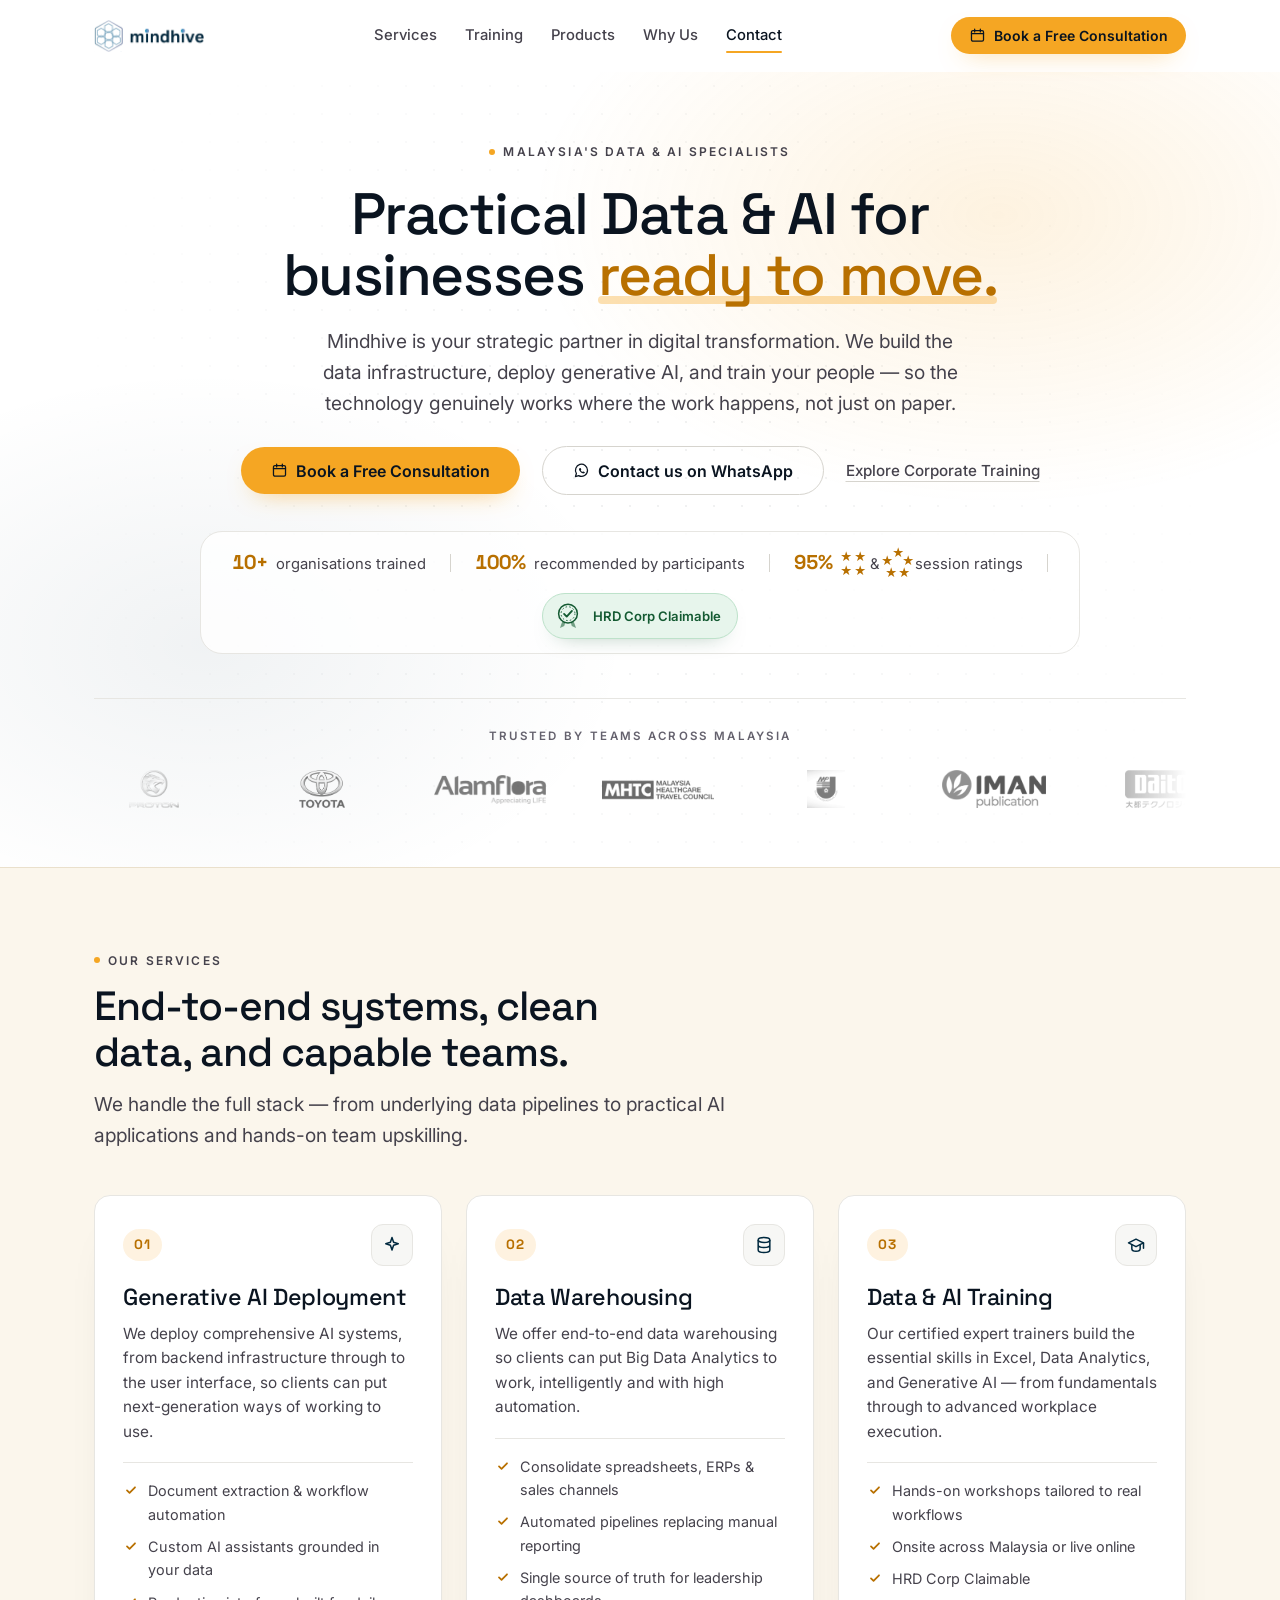
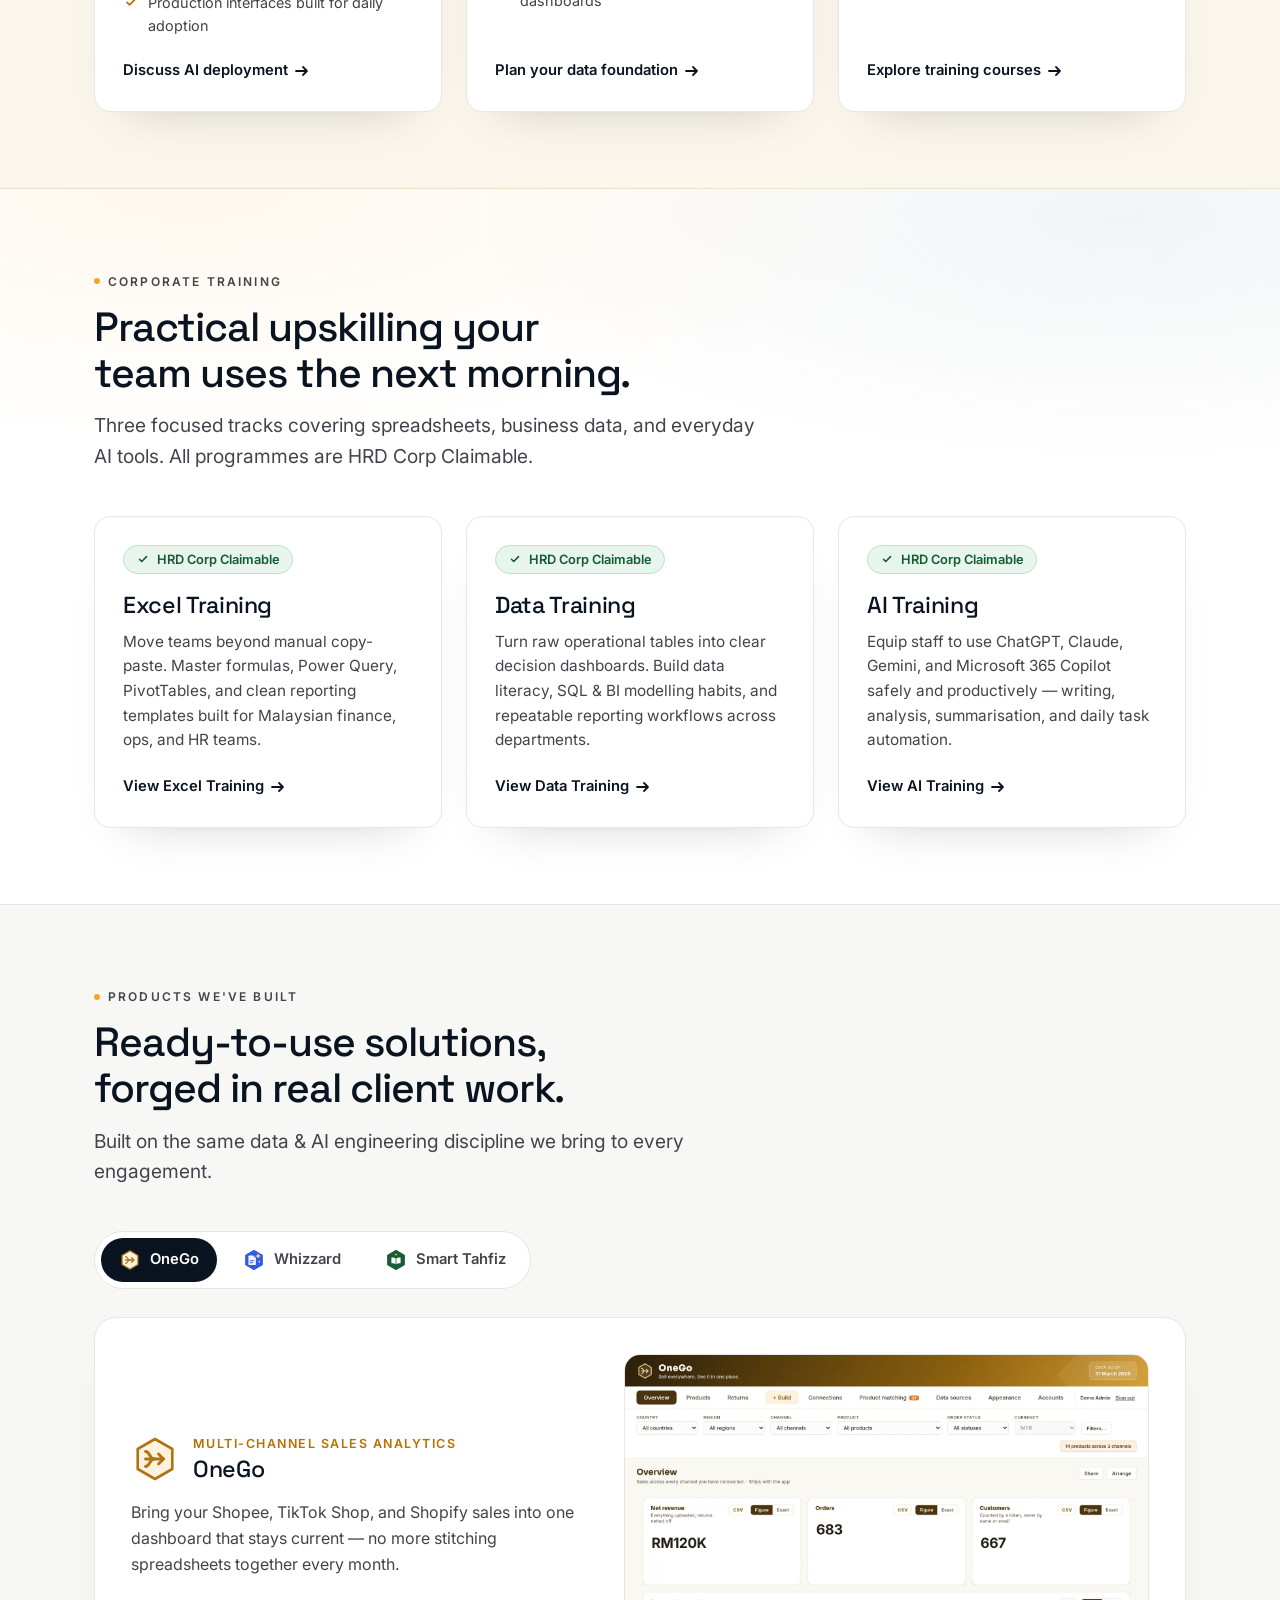
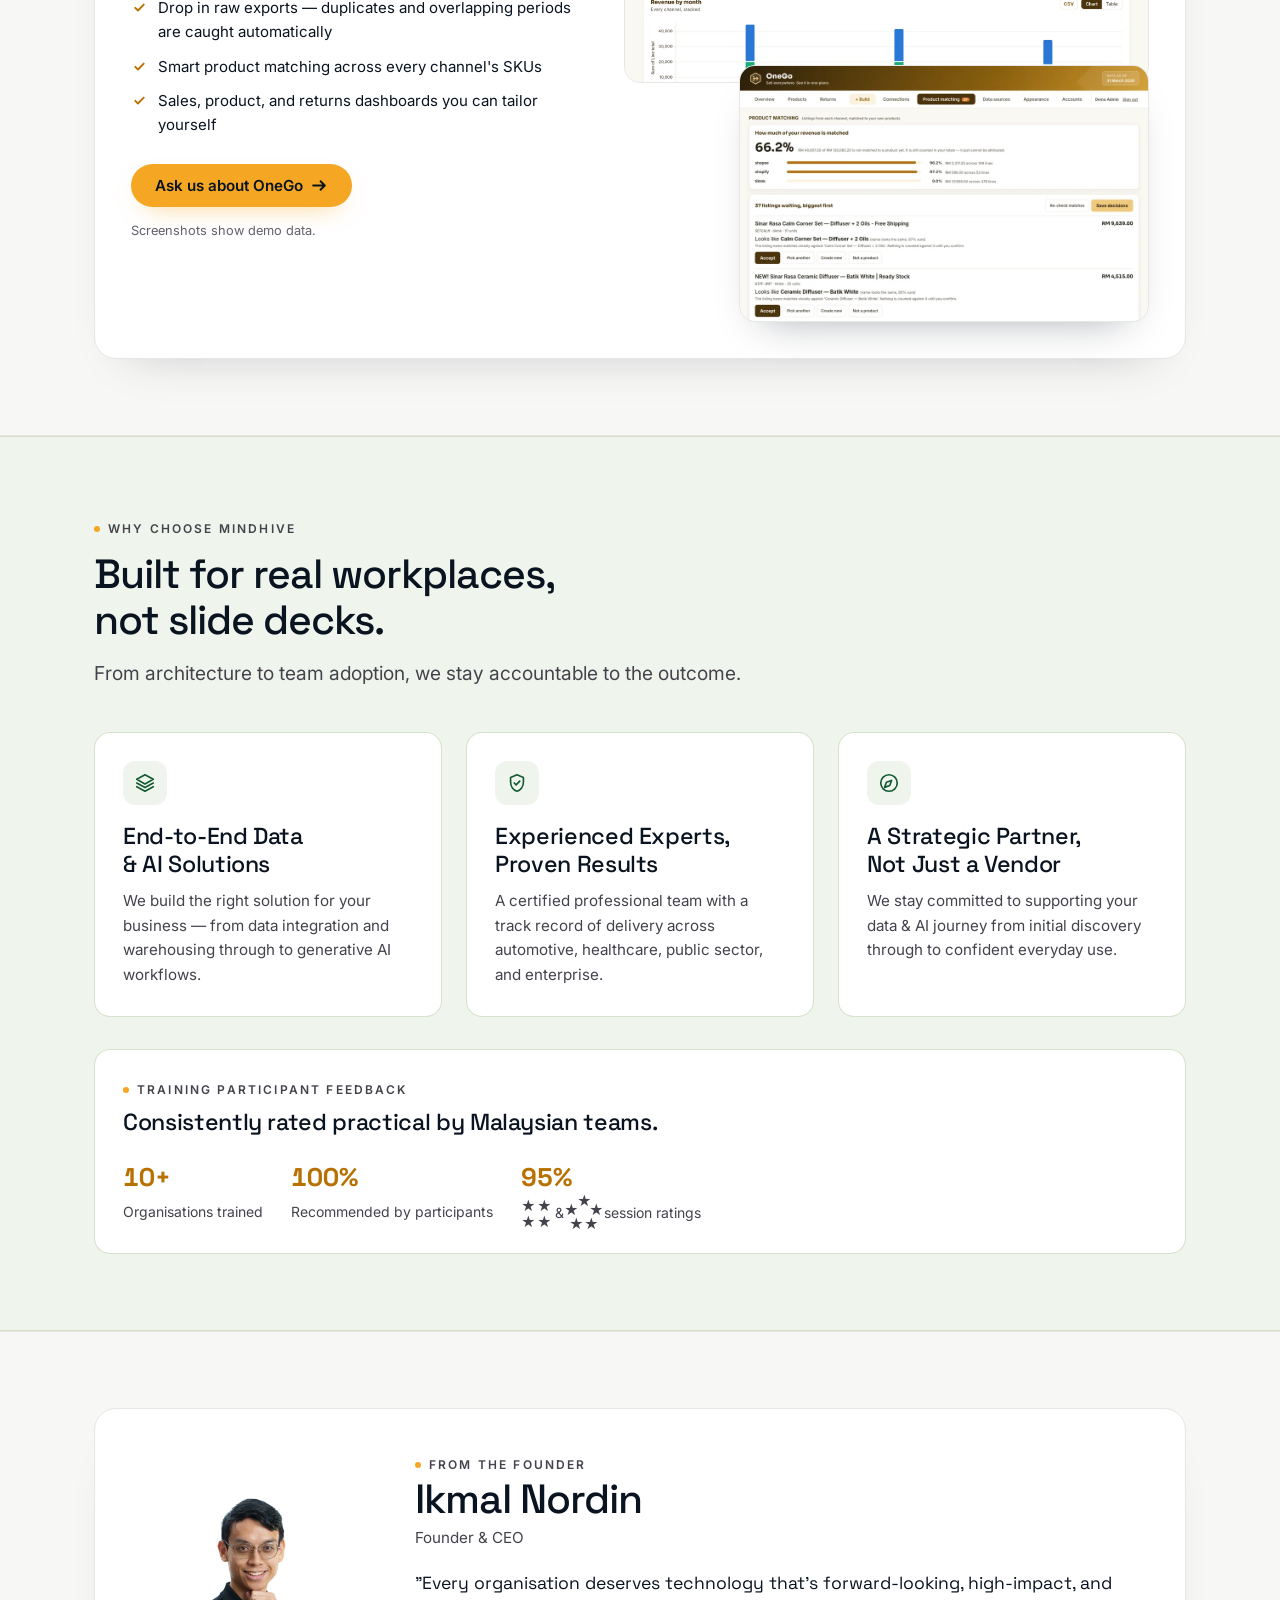
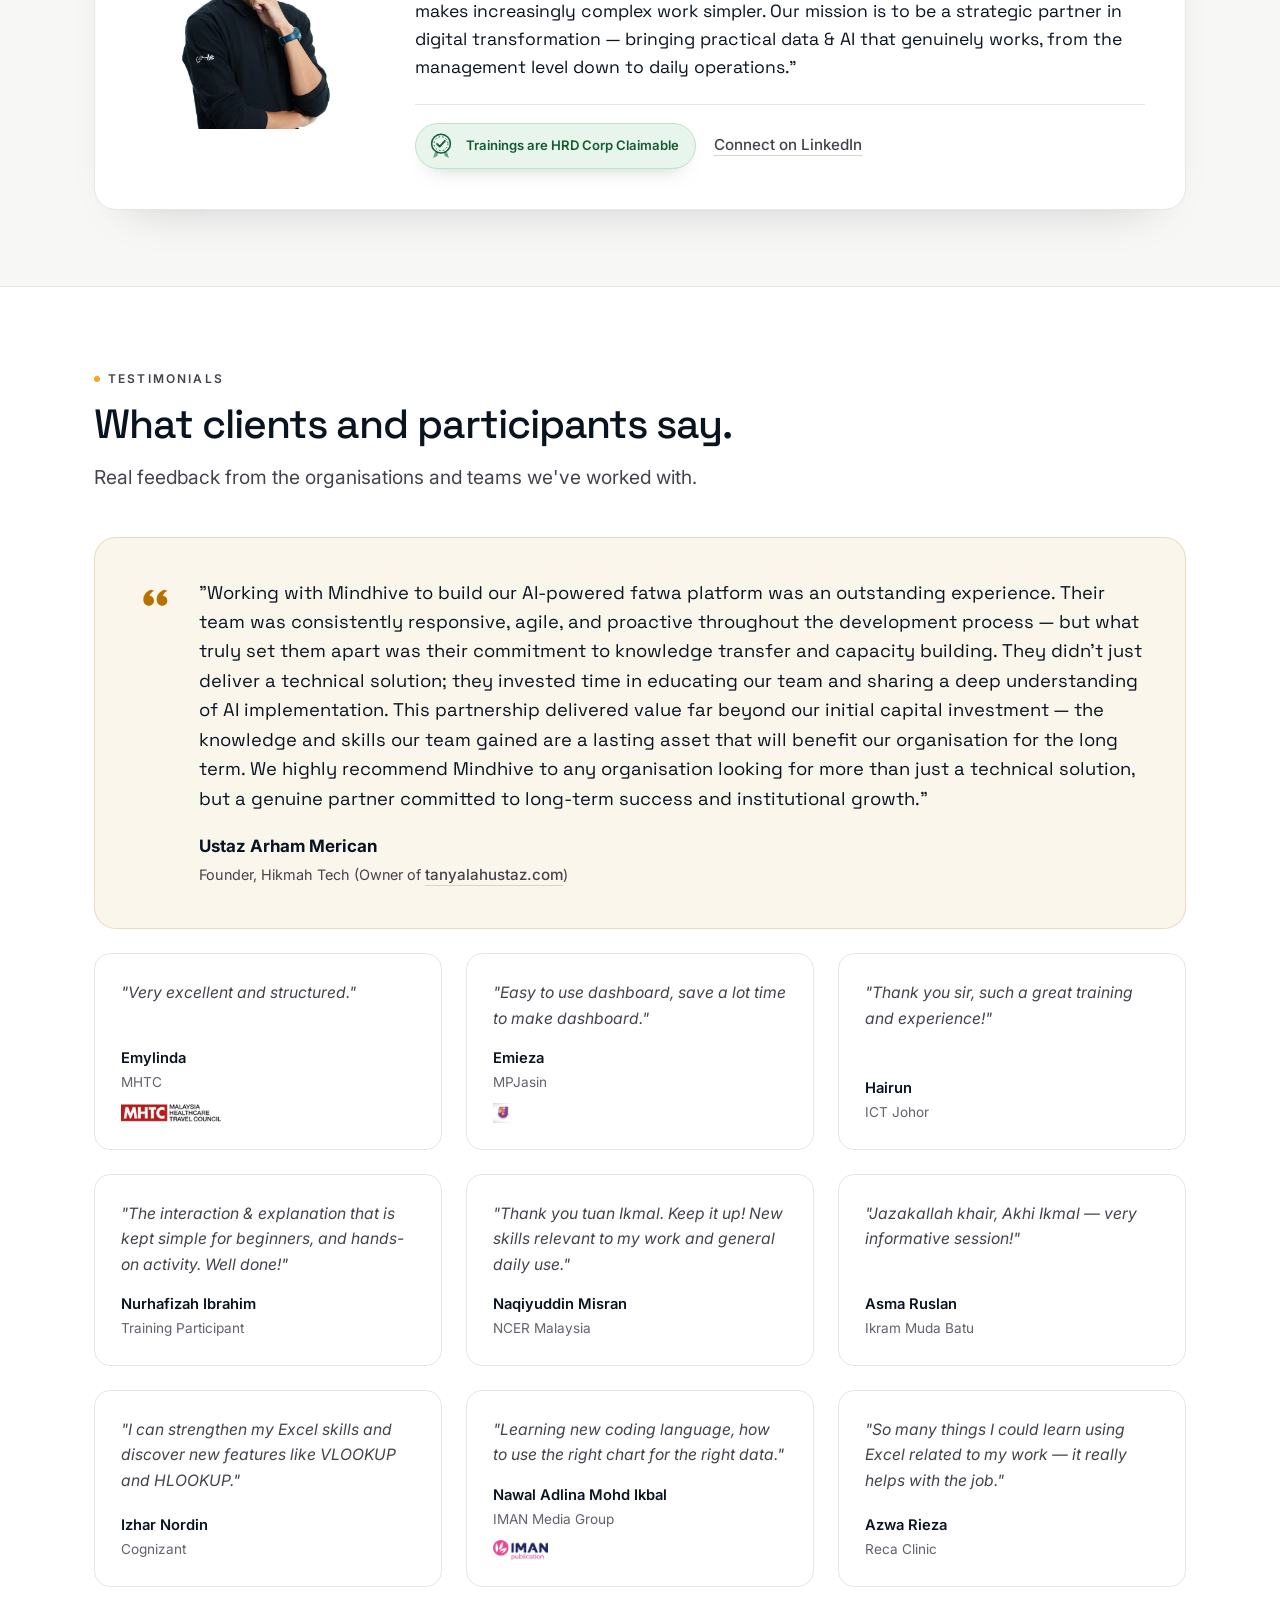
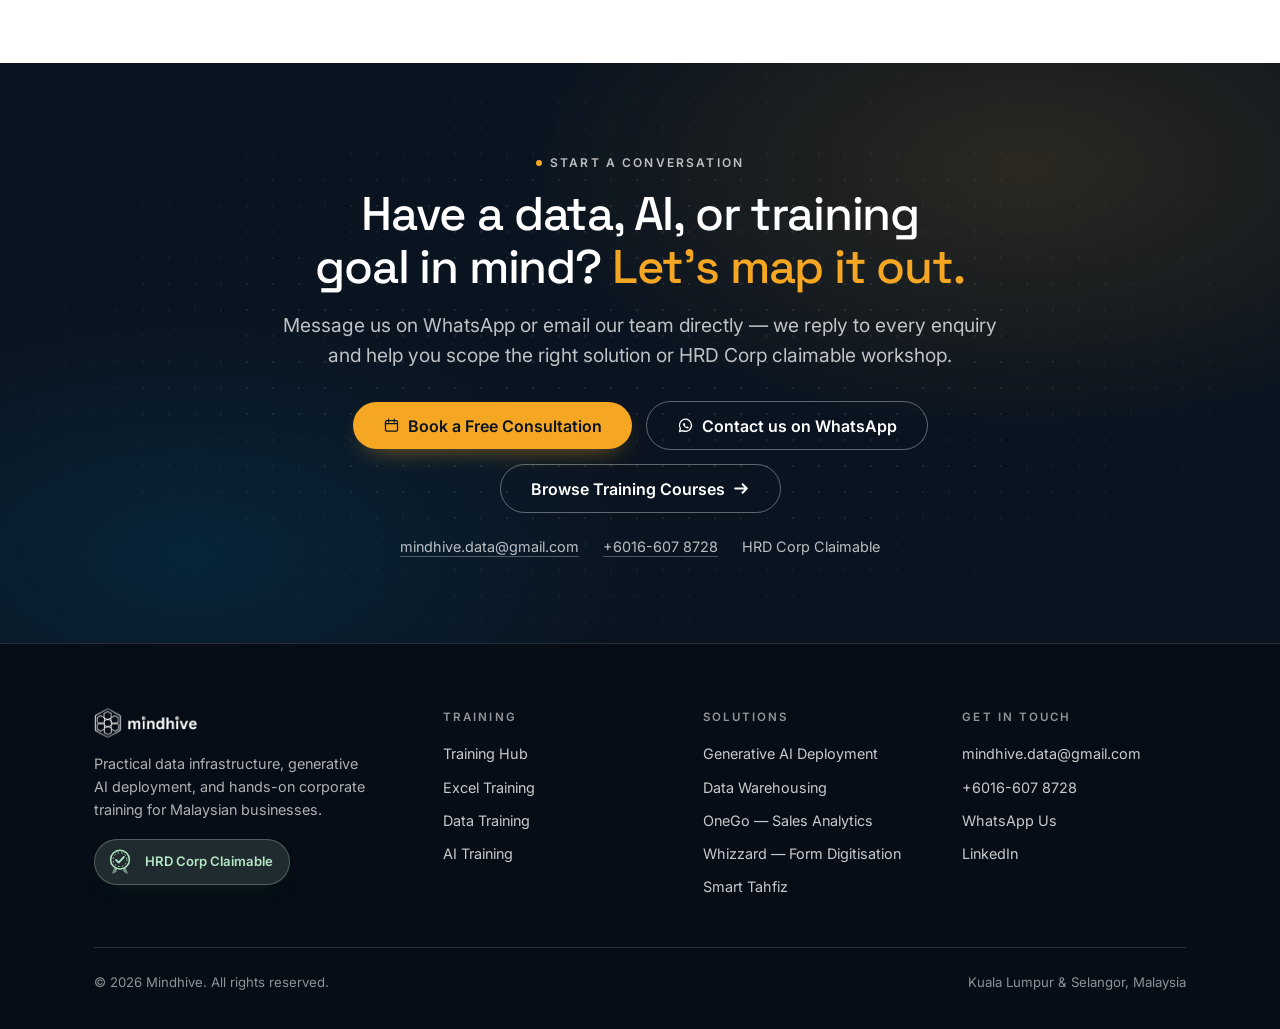
<file: index.html>
<!DOCTYPE html>
<html lang="en">
<head>
<meta charset="utf-8">
<!-- Google tag (gtag.js) -->
<script async src="https://www.googletagmanager.com/gtag/js?id=G-8WL5PQEBXZ"></script>
<script>
  window.dataLayer = window.dataLayer || [];
  function gtag(){dataLayer.push(arguments);}
  gtag("js", new Date());
  gtag("config", "G-8WL5PQEBXZ");
</script>
<meta name="viewport" content="width=device-width, initial-scale=1">
<title>Mindhive — Practical Data, AI &amp; Corporate Training in Malaysia</title>
<meta name="description" content="Mindhive is your strategic partner in digital transformation — data warehousing, generative AI deployment, and HRD Corp claimable Excel, Data &amp; AI training in Malaysia.">
<meta name="theme-color" content="#FFFFFF">
<link rel="canonical" href="https://www.mindhive.my/">
<link rel="icon" href="favicon.png" type="image/png" sizes="256x256">
<link rel="apple-touch-icon" href="favicon.png">

<meta property="og:type" content="website">
<meta property="og:site_name" content="Mindhive">
<meta property="og:title" content="Mindhive — Practical Data, AI &amp; Corporate Training in Malaysia">
<meta property="og:description" content="We build the data infrastructure, deploy generative AI, and train your teams — so technology genuinely works where the work happens.">
<meta property="og:url" content="https://www.mindhive.my/">
<meta property="og:image" content="https://www.mindhive.my/og/home.png">
<meta property="og:image:width" content="1200">
<meta property="og:image:height" content="630">
<meta property="og:locale" content="en_MY">

<meta name="twitter:card" content="summary_large_image">
<meta name="twitter:title" content="Mindhive — Practical Data, AI &amp; Corporate Training in Malaysia">
<meta name="twitter:description" content="We build the data infrastructure, deploy generative AI, and train your teams — so technology genuinely works where the work happens.">
<meta name="twitter:image" content="https://www.mindhive.my/og/home.png">

<link rel="preconnect" href="https://fonts.googleapis.com">
<link rel="preconnect" href="https://fonts.gstatic.com" crossorigin>
<link href="https://fonts.googleapis.com/css2?family=Space+Grotesk:wght@400;500;600;700&amp;family=Inter:wght@400;500;600;700&amp;display=swap" rel="stylesheet">
<link rel="stylesheet" href="styles.css">

<script type="application/ld+json">
{
  "@context": "https://schema.org",
  "@type": "ProfessionalService",
  "name": "Mindhive",
  "url": "https://www.mindhive.my/",
  "logo": "https://www.mindhive.my/logo.png",
  "image": "https://www.mindhive.my/logo.png",
  "description": "Mindhive is a Malaysian data and AI specialist providing generative AI deployment, end-to-end data warehousing, ready-to-use software products, and corporate Excel, Data, and AI training.",
  "email": "mindhive.data@gmail.com",
  "telephone": "+60166078728",
  "sameAs": ["https://www.linkedin.com/company/mindhiveintelligence"],
  "areaServed": {
    "@type": "Country",
    "name": "Malaysia"
  },
  "serviceType": [
    "Generative AI Deployment",
    "Data Warehousing",
    "Corporate Excel, Data & AI Training"
  ]
}
</script>
</head>
<body>

<svg class="svgdefs" aria-hidden="true" focusable="false" width="0" height="0">
  <defs>
    <symbol id="ico-menu" viewBox="0 0 24 24">
      <path d="M4 7h16M4 12h16M4 17h16" fill="none" stroke="currentColor" stroke-width="2" stroke-linecap="round"/>
    </symbol>
    <symbol id="ico-arrow" viewBox="0 0 16 16">
      <path d="M2 8h11M9 4l4 4-4 4" fill="none" stroke="currentColor" stroke-width="1.8" stroke-linecap="round" stroke-linejoin="round"/>
    </symbol>
    <symbol id="ico-check" viewBox="0 0 20 20">
      <path d="M5 10.4l3.2 3.1L15 6.6" fill="none" stroke="currentColor" stroke-width="2.2" stroke-linecap="round" stroke-linejoin="round"/>
    </symbol>
    <symbol id="ico-spark" viewBox="0 0 24 24">
      <path d="M12 3l1.9 5.6L19.5 10.5l-5.6 1.9L12 18l-1.9-5.6L4.5 10.5l5.6-1.9L12 3z" fill="none" stroke="currentColor" stroke-width="1.8" stroke-linejoin="round"/>
    </symbol>
    <symbol id="ico-database" viewBox="0 0 24 24">
      <ellipse cx="12" cy="6" rx="7" ry="3" fill="none" stroke="currentColor" stroke-width="1.8"/>
      <path d="M5 6v6c0 1.66 3.13 3 7 3s7-1.34 7-3V6M5 12v6c0 1.66 3.13 3 7 3s7-1.34 7-3v-6" fill="none" stroke="currentColor" stroke-width="1.8"/>
    </symbol>
    <symbol id="ico-graduation" viewBox="0 0 24 24">
      <path d="M3 9.5L12 5l9 4.5-9 4.5-9-4.5z" fill="none" stroke="currentColor" stroke-width="1.8" stroke-linejoin="round"/>
      <path d="M7 11.5v5c0 1.66 2.24 3 5 3s5-1.34 5-3v-5M21 10v6" fill="none" stroke="currentColor" stroke-width="1.8" stroke-linecap="round"/>
    </symbol>
    <symbol id="ico-layers" viewBox="0 0 24 24">
      <path d="M12 3L3 8l9 5 9-5-9-5zM3 12l9 5 9-5M3 16l9 5 9-5" fill="none" stroke="currentColor" stroke-width="1.8" stroke-linecap="round" stroke-linejoin="round"/>
    </symbol>
    <symbol id="ico-shield" viewBox="0 0 24 24">
      <path d="M12 3l7 3v5c0 4.97-3 8.92-7 10-4-1.08-7-5.03-7-10V6l7-3z" fill="none" stroke="currentColor" stroke-width="1.8" stroke-linejoin="round"/>
      <path d="M9 12l2 2 4-4" fill="none" stroke="currentColor" stroke-width="1.8" stroke-linecap="round" stroke-linejoin="round"/>
    </symbol>
    <symbol id="ico-compass" viewBox="0 0 24 24">
      <circle cx="12" cy="12" r="9" fill="none" stroke="currentColor" stroke-width="1.8"/>
      <path d="M14.8 9.2l-2 5.6-5.6 2 2-5.6 5.6-2z" fill="none" stroke="currentColor" stroke-width="1.8" stroke-linejoin="round"/>
    </symbol>
    <symbol id="ico-quote" viewBox="0 0 24 24">
      <path d="M9.5 7C6.5 8.2 5 10.3 5 13c0 2.2 1.6 3.6 3.4 3.6 1.7 0 3-1.3 3-3 0-1.6-1.2-2.8-2.7-2.9.3-1.3 1.3-2.4 2.8-3.1L9.5 7zm8 0C14.5 8.2 13 10.3 13 13c0 2.2 1.6 3.6 3.4 3.6 1.7 0 3-1.3 3-3 0-1.6-1.2-2.8-2.7-2.9.3-1.3 1.3-2.4 2.8-3.1L17.5 7z" fill="currentColor"/>
    </symbol>
    <symbol id="badge-hrd" viewBox="0 0 32 32">
      <path d="M10 21.5L7.4 28.8 12 26.6 13.3 21.8Z" fill="currentColor" opacity="0.55"/>
      <path d="M22 21.5L24.6 28.8 20 26.6 18.7 21.8Z" fill="currentColor" opacity="0.55"/>
      <circle cx="16" cy="13.5" r="10" fill="none" stroke="currentColor" stroke-width="1.6"/>
      <circle cx="16" cy="13.5" r="7.4" fill="none" stroke="currentColor" stroke-width="1" stroke-dasharray="1.6 2.4"/>
      <path d="M11.8 13.8l2.8 2.8 5.6-6" fill="none" stroke="currentColor" stroke-width="2" stroke-linecap="round" stroke-linejoin="round"/>
    </symbol>
    <symbol id="ico-calendar" viewBox="0 0 24 24">
      <rect x="3.5" y="5" width="17" height="15" rx="2" fill="none" stroke="currentColor" stroke-width="1.8"/>
      <path d="M3.5 9.5h17M8 3v4M16 3v4" fill="none" stroke="currentColor" stroke-width="1.8" stroke-linecap="round"/>
    </symbol>
    <symbol id="ico-wa" viewBox="0 0 24 24">
      <path d="M20.5 11.7a8.5 8.5 0 0 1-12.5 7.5L3.5 20.5l1.3-4.3A8.5 8.5 0 1 1 20.5 11.7Z" fill="none" stroke="currentColor" stroke-width="1.8" stroke-linejoin="round"/>
      <path d="M9.3 8.8c.2-.4.4-.4.6-.4h.5c.2 0 .4.1.5.4l.7 1.6c.1.2 0 .4-.1.6l-.4.5c-.1.1-.2.3-.1.5.4.8 1.2 1.6 2 2 .2.1.4 0 .5-.1l.5-.4c.2-.1.4-.2.6-.1l1.6.7c.3.1.4.3.4.5v.5c0 .2 0 .4-.4.6-.5.4-1.4.6-2.5.3-1.4-.4-3.1-1.6-4.2-3.2-1.1-1.5-1.3-2.9-.6-3.6Z" fill="currentColor"/>
    </symbol>
    <symbol id="mk-onego" viewBox="0 0 48 48">
      <path d="M24 4 41.3 14V34L24 44 6.7 34V14Z" fill="#FCF2DE" stroke="#B07314" stroke-width="2.6" stroke-linejoin="round"/>
      <g fill="none" stroke="#B07314" stroke-width="2.8" stroke-linecap="round" stroke-linejoin="round">
        <path d="M14.5 16.5C19 16.5 18.5 24 23 24"/>
        <path d="M14.5 31.5C19 31.5 18.5 24 23 24"/>
        <path d="M14.5 24H32.5"/>
        <path d="M27.5 19L32.5 24L27.5 29"/>
      </g>
    </symbol>
    <symbol id="mk-whizzard" viewBox="0 0 48 48">
      <path d="M24 3.5 41.8 13.75V34.25L24 44.5 6.2 34.25V13.75Z" fill="#2F5BEA" stroke="#2F5BEA" stroke-width="3" stroke-linejoin="round"/>
      <path d="M14 14h8.5L28 19.5V33a2 2 0 0 1-2 2H14a2 2 0 0 1-2-2V16a2 2 0 0 1 2-2Z" fill="#fff"/>
      <path d="M22.5 14v4a1.5 1.5 0 0 0 1.5 1.5H28Z" fill="#B9CBFA"/>
      <path d="M15.5 25.5h8.5M15.5 30h5.5" stroke="#2F5BEA" stroke-width="2.2" stroke-linecap="round"/>
      <path d="M33 9.5C34.08 12.98 35.52 14.42 39 15.5C35.52 16.58 34.08 18.02 33 21.5C31.92 18.02 30.48 16.58 27 15.5C30.48 14.42 31.92 12.98 33 9.5Z" fill="#FFD66B"/>
      <path d="M35.5 25C36.04 26.74 36.76 27.46 38.5 28C36.76 28.54 36.04 29.26 35.5 31C34.96 29.26 34.24 28.54 32.5 28C34.24 27.46 34.96 26.74 35.5 25Z" fill="#fff"/>
    </symbol>
    <symbol id="mk-tahfiz" viewBox="0 0 48 48">
      <path d="M24 3.5 41.8 13.75V34.25L24 44.5 6.2 34.25V13.75Z" fill="#1A5C38" stroke="#1A5C38" stroke-width="3" stroke-linejoin="round"/>
      <path d="M24 20.5c-2.9-1.9-6.6-2.5-10-1.9v12.6c3.4-.6 7.1 0 10 1.9 2.9-1.9 6.6-2.5 10-1.9V18.6c-3.4-.6-7.1 0-10 1.9Z" fill="#fff"/>
      <path d="M24 20.5v12.6" stroke="#1A5C38" stroke-width="1.6" stroke-linecap="round"/>
      <path d="M24 8.5c.62 2 1.45 2.83 3.45 3.45-2 .62-2.83 1.45-3.45 3.45-.62-2-1.45-2.83-3.45-3.45 2-.62 2.83-1.45 3.45-3.45Z" fill="#E7B04A"/>
    </symbol>
  </defs>
</svg>

<a class="skip-link" href="#main">Skip to main content</a>

<!-- ============ NAV ============ -->
<header class="nav" id="nav">
  <div class="container nav__inner">
    <a class="nav__brand" href="/" aria-label="Mindhive Home">
      <img class="nav__logo" src="logo.png" width="454" height="132" alt="Mindhive" fetchpriority="high" decoding="async">
    </a>

    <nav class="nav__links" id="navlinks" aria-label="Primary">
      <a class="nav__link" href="#services">Services</a>
      <a class="nav__link" href="/training/">Training</a>
      <a class="nav__link" href="#products">Products</a>
      <a class="nav__link" href="#why">Why Us</a>
      <a class="nav__link" href="#contact">Contact</a>
    </nav>

    <div class="nav__actions">
      <button type="button" class="btn btn--amber btn--sm" data-cal-link="ikmal-nordin-nyaq9g/30min" data-cal-namespace="30min" data-cal-config='{"layout":"month_view","useSlotsViewOnSmallScreen":"true"}'>
        <svg class="ico" aria-hidden="true"><use href="#ico-calendar"/></svg>
        Book a Free Consultation
      </button>
      <button class="nav__toggle" type="button" aria-expanded="false" aria-controls="navlinks" aria-label="Toggle navigation menu">
        <svg class="ico" aria-hidden="true"><use href="#ico-menu"/></svg>
      </button>
    </div>
  </div>
</header>

<main id="main">

  <!-- ============ HERO ============ -->
  <section class="hero" id="top">
    <div class="hero__grid-bg" aria-hidden="true"></div>
    <div class="container">
      <div class="hero__inner">
        <span class="eyebrow">
          <span class="eyebrow__dot" aria-hidden="true"></span>
          Malaysia's Data &amp; AI Specialists
        </span>

        <h1 class="hero__title">
          Practical Data &amp; AI for businesses <em>ready to move.</em>
        </h1>

        <p class="lead hero__lead">
          Mindhive is your strategic partner in digital transformation. We build the data infrastructure, deploy generative AI, and train your people — so the technology genuinely works where the work happens, not just on paper.
        </p>

        <div class="hero__actions">
          <button type="button" class="btn btn--amber btn--lg" data-cal-link="ikmal-nordin-nyaq9g/30min" data-cal-namespace="30min" data-cal-config='{"layout":"month_view","useSlotsViewOnSmallScreen":"true"}'>
            <svg class="ico" aria-hidden="true"><use href="#ico-calendar"/></svg>
            Book a Free Consultation
          </button>
          <a class="btn btn--ghost-dark btn--lg" href="https://wa.me/60166078728?text=Hi%20Mindhive%2C%20I%27d%20like%20to%20book%20a%20free%20consultation%20for%20our%20team." target="_blank" rel="noopener noreferrer">
            <svg class="ico" aria-hidden="true"><use href="#ico-wa"/></svg>
            Contact us on WhatsApp
          </a>
          <a class="text-link" href="/training/">Explore Corporate Training</a>
        </div>

        <div class="stats" aria-label="Track record">
          <div class="stat">
            <span class="stat__num stat__num--amber">10+</span>
            <span>organisations trained</span>
          </div>
          <span class="stat__sep" aria-hidden="true"></span>
          <div class="stat">
            <span class="stat__num stat__num--amber">100%</span>
            <span>recommended by participants</span>
          </div>
          <span class="stat__sep" aria-hidden="true"></span>
          <div class="stat">
            <span class="stat__num stat__num--amber">95%</span>
            <span><span class="sr-only">4 and 5 star</span><span class="stat__stars stat__stars--square" aria-hidden="true"><span>★</span><span>★</span><span>★</span><span>★</span></span> &amp; <span class="stat__stars stat__stars--star" aria-hidden="true"><span>★</span><span>★</span><span>★</span><span>★</span><span>★</span></span> session ratings</span>
          </div>
          <span class="stat__sep" aria-hidden="true"></span>
          <span class="badge-seal">
            <svg class="badge-seal__icon" aria-hidden="true"><use href="#badge-hrd"/></svg>
            HRD Corp Claimable
          </span>
        </div>
      </div>

      <div class="marquee-wrap">
        <p class="marquee-label">Trusted by teams across Malaysia</p>
        <div class="marquee">
          <div class="marquee__track">
            <div class="marquee__item"><img src="clients/proton.png" width="138" height="104" alt="Proton" loading="lazy" decoding="async"></div>
            <div class="marquee__item"><img src="clients/toyota.png" width="125" height="104" alt="Toyota" loading="lazy" decoding="async"></div>
            <div class="marquee__item"><img src="clients/alamflora.png" width="260" height="67" alt="Alamflora" loading="lazy" decoding="async"></div>
            <div class="marquee__item"><img src="clients/mhtc.png" width="140" height="27" alt="MHTC — Malaysia Healthcare Travel Council" loading="lazy" decoding="async"></div>
            <div class="marquee__item"><img src="clients/mpj.png" width="104" height="104" alt="MPJ — Majlis Perbandaran Jasin" loading="lazy" decoding="async"></div>
            <div class="marquee__item"><img src="clients/iman.png" width="260" height="95" alt="IMAN Publication" loading="lazy" decoding="async"></div>
            <div class="marquee__item"><img src="clients/daito.png" width="202" height="104" alt="Daito" loading="lazy" decoding="async"></div>
            <div class="marquee__item"><img src="clients/be.png" width="88" height="104" alt="BE" loading="lazy" decoding="async"></div>
            <div class="marquee__item"><img src="clients/tanyalah-ustaz.png" width="260" height="72" alt="Tanyalah Ustaz" loading="lazy" decoding="async"></div>
            <div class="marquee__item"><img src="clients/matrixc.png" width="260" height="65" alt="matrixC Academy" loading="lazy" decoding="async"></div>
            <!-- Duplicate row for seamless loop -->
            <div class="marquee__item" aria-hidden="true"><img src="clients/proton.png" width="138" height="104" alt="" loading="lazy" decoding="async"></div>
            <div class="marquee__item" aria-hidden="true"><img src="clients/toyota.png" width="125" height="104" alt="" loading="lazy" decoding="async"></div>
            <div class="marquee__item" aria-hidden="true"><img src="clients/alamflora.png" width="260" height="67" alt="" loading="lazy" decoding="async"></div>
            <div class="marquee__item" aria-hidden="true"><img src="clients/mhtc.png" width="140" height="27" alt="" loading="lazy" decoding="async"></div>
            <div class="marquee__item" aria-hidden="true"><img src="clients/mpj.png" width="104" height="104" alt="" loading="lazy" decoding="async"></div>
            <div class="marquee__item" aria-hidden="true"><img src="clients/iman.png" width="260" height="95" alt="" loading="lazy" decoding="async"></div>
            <div class="marquee__item" aria-hidden="true"><img src="clients/daito.png" width="202" height="104" alt="" loading="lazy" decoding="async"></div>
            <div class="marquee__item" aria-hidden="true"><img src="clients/be.png" width="88" height="104" alt="" loading="lazy" decoding="async"></div>
            <div class="marquee__item" aria-hidden="true"><img src="clients/tanyalah-ustaz.png" width="260" height="72" alt="" loading="lazy" decoding="async"></div>
            <div class="marquee__item" aria-hidden="true"><img src="clients/matrixc.png" width="260" height="65" alt="" loading="lazy" decoding="async"></div>
          </div>
        </div>
      </div>
    </div>
  </section>

  <!-- ============ SERVICES ============ -->
  <section class="section section--brass" id="services">
    <div class="container">
      <div class="section-head reveal">
        <span class="eyebrow">
          <span class="eyebrow__dot" aria-hidden="true"></span>
          Our Services
        </span>
        <h2>End-to-end systems, clean data, and capable teams.</h2>
        <p class="lead">
          We handle the full stack — from underlying data pipelines to practical AI applications and hands-on team upskilling.
        </p>
      </div>

      <div class="grid-3">
        <article class="card reveal">
          <div class="card__top">
            <span class="card__num">01</span>
            <span class="card__icon" aria-hidden="true">
              <svg class="ico"><use href="#ico-spark"/></svg>
            </span>
          </div>
          <h3 class="card__title">Generative AI Deployment</h3>
          <p class="card__desc">
            We deploy comprehensive AI systems, from backend infrastructure through to the user interface, so clients can put next-generation ways of working to use.
          </p>
          <ul class="card__list">
            <li><svg class="ico" aria-hidden="true"><use href="#ico-check"/></svg><span>Document extraction &amp; workflow automation</span></li>
            <li><svg class="ico" aria-hidden="true"><use href="#ico-check"/></svg><span>Custom AI assistants grounded in your data</span></li>
            <li><svg class="ico" aria-hidden="true"><use href="#ico-check"/></svg><span>Production interfaces built for daily adoption</span></li>
          </ul>
          <div class="card__foot">
            <a class="card__link" href="https://wa.me/60166078728?text=Hi%20Mindhive%2C%20I%27d%20like%20to%20discuss%20Generative%20AI%20Deployment." target="_blank" rel="noopener noreferrer">
              Discuss AI deployment
              <svg class="ico" aria-hidden="true"><use href="#ico-arrow"/></svg>
            </a>
          </div>
        </article>

        <article class="card reveal">
          <div class="card__top">
            <span class="card__num">02</span>
            <span class="card__icon" aria-hidden="true">
              <svg class="ico"><use href="#ico-database"/></svg>
            </span>
          </div>
          <h3 class="card__title">Data Warehousing</h3>
          <p class="card__desc">
            We offer end-to-end data warehousing so clients can put Big Data Analytics to work, intelligently and with high automation.
          </p>
          <ul class="card__list">
            <li><svg class="ico" aria-hidden="true"><use href="#ico-check"/></svg><span>Consolidate spreadsheets, ERPs &amp; sales channels</span></li>
            <li><svg class="ico" aria-hidden="true"><use href="#ico-check"/></svg><span>Automated pipelines replacing manual reporting</span></li>
            <li><svg class="ico" aria-hidden="true"><use href="#ico-check"/></svg><span>Single source of truth for leadership dashboards</span></li>
          </ul>
          <div class="card__foot">
            <a class="card__link" href="https://wa.me/60166078728?text=Hi%20Mindhive%2C%20I%27d%20like%20to%20discuss%20Data%20Warehousing." target="_blank" rel="noopener noreferrer">
              Plan your data foundation
              <svg class="ico" aria-hidden="true"><use href="#ico-arrow"/></svg>
            </a>
          </div>
        </article>

        <article class="card reveal">
          <div class="card__top">
            <span class="card__num">03</span>
            <span class="card__icon" aria-hidden="true">
              <svg class="ico"><use href="#ico-graduation"/></svg>
            </span>
          </div>
          <h3 class="card__title">Data &amp; AI Training</h3>
          <p class="card__desc">
            Our certified expert trainers build the essential skills in Excel, Data Analytics, and Generative AI — from fundamentals through to advanced workplace execution.
          </p>
          <ul class="card__list">
            <li><svg class="ico" aria-hidden="true"><use href="#ico-check"/></svg><span>Hands-on workshops tailored to real workflows</span></li>
            <li><svg class="ico" aria-hidden="true"><use href="#ico-check"/></svg><span>Onsite across Malaysia or live online</span></li>
            <li><svg class="ico" aria-hidden="true"><use href="#ico-check"/></svg><span>HRD Corp Claimable</span></li>
          </ul>
          <div class="card__foot">
            <a class="card__link" href="/training/">
              Explore training courses
              <svg class="ico" aria-hidden="true"><use href="#ico-arrow"/></svg>
            </a>
          </div>
        </article>
      </div>
    </div>
  </section>

  <!-- ============ TRAINING PREVIEW ============ -->
  <section class="section section--warm" id="training">
    <div class="container">
      <div class="section-head reveal">
        <span class="eyebrow">
          <span class="eyebrow__dot" aria-hidden="true"></span>
          Corporate Training
        </span>
        <h2>Practical upskilling your team uses the next morning.</h2>
        <p class="lead">
          Three focused tracks covering spreadsheets, business data, and everyday AI tools. All programmes are HRD Corp Claimable.
        </p>
      </div>

      <div class="grid-3">
        <article class="card reveal">
          <div class="card__top">
            <span class="badge">
              <svg class="ico" aria-hidden="true"><use href="#ico-check"/></svg>
              HRD Corp Claimable
            </span>
          </div>
          <h3 class="card__title">Excel Training</h3>
          <p class="card__desc">
            Move teams beyond manual copy-paste. Master formulas, Power Query, PivotTables, and clean reporting templates built for Malaysian finance, ops, and HR teams.
          </p>
          <div class="card__foot">
            <a class="card__link" href="/excel-training/">
              View Excel Training
              <svg class="ico" aria-hidden="true"><use href="#ico-arrow"/></svg>
            </a>
          </div>
        </article>

        <article class="card reveal">
          <div class="card__top">
            <span class="badge">
              <svg class="ico" aria-hidden="true"><use href="#ico-check"/></svg>
              HRD Corp Claimable
            </span>
          </div>
          <h3 class="card__title">Data Training</h3>
          <p class="card__desc">
            Turn raw operational tables into clear decision dashboards. Build data literacy, SQL &amp; BI modelling habits, and repeatable reporting workflows across departments.
          </p>
          <div class="card__foot">
            <a class="card__link" href="/data-training/">
              View Data Training
              <svg class="ico" aria-hidden="true"><use href="#ico-arrow"/></svg>
            </a>
          </div>
        </article>

        <article class="card reveal">
          <div class="card__top">
            <span class="badge">
              <svg class="ico" aria-hidden="true"><use href="#ico-check"/></svg>
              HRD Corp Claimable
            </span>
          </div>
          <h3 class="card__title">AI Training</h3>
          <p class="card__desc">
            Equip staff to use ChatGPT, Claude, Gemini, and Microsoft 365 Copilot safely and productively — writing, analysis, summarisation, and daily task automation.
          </p>
          <div class="card__foot">
            <a class="card__link" href="/ai-training/">
              View AI Training
              <svg class="ico" aria-hidden="true"><use href="#ico-arrow"/></svg>
            </a>
          </div>
        </article>
      </div>
    </div>
  </section>

  <!-- ============ PRODUCTS ============ -->
  <section class="section section--alt" id="products">
    <div class="container">
      <div class="section-head reveal">
        <span class="eyebrow">
          <span class="eyebrow__dot" aria-hidden="true"></span>
          Products We've Built
        </span>
        <h2>Ready-to-use solutions, forged in real client work.</h2>
        <p class="lead">
          Built on the same data &amp; AI engineering discipline we bring to every engagement.
        </p>
      </div>

      <div class="prod-tabs" role="tablist" aria-label="Mindhive Products">
        <button class="prod-tab" type="button" role="tab" aria-selected="true" data-target="onego">
          <svg class="ico" aria-hidden="true"><use href="#mk-onego"/></svg>
          OneGo
        </button>
        <button class="prod-tab" type="button" role="tab" aria-selected="false" data-target="whizzard">
          <svg class="ico" aria-hidden="true"><use href="#mk-whizzard"/></svg>
          Whizzard
        </button>
        <button class="prod-tab" type="button" role="tab" aria-selected="false" data-target="tahfiz">
          <svg class="ico" aria-hidden="true"><use href="#mk-tahfiz"/></svg>
          Smart Tahfiz
        </button>
      </div>

      <!-- OneGo -->
      <article class="prodcard" data-product="onego" role="tabpanel">
        <div>
          <div class="prodcard__head">
            <svg class="prodcard__mark" aria-hidden="true"><use href="#mk-onego"/></svg>
            <div>
              <span class="prodcard__kicker">Multi-channel sales analytics</span>
              <h3>OneGo</h3>
            </div>
          </div>
          <p class="prodcard__desc">
            Bring your Shopee, TikTok Shop, and Shopify sales into one dashboard that stays current — no more stitching spreadsheets together every month.
          </p>
          <ul class="prodcard__features">
            <li><svg class="ico" aria-hidden="true"><use href="#ico-check"/></svg><span>Drop in raw exports — duplicates and overlapping periods are caught automatically</span></li>
            <li><svg class="ico" aria-hidden="true"><use href="#ico-check"/></svg><span>Smart product matching across every channel's SKUs</span></li>
            <li><svg class="ico" aria-hidden="true"><use href="#ico-check"/></svg><span>Sales, product, and returns dashboards you can tailor yourself</span></li>
          </ul>
          <div class="prodcard__actions">
            <a class="btn btn--amber" href="https://wa.me/60166078728?text=Hi%20Mindhive%2C%20I%27d%20like%20to%20ask%20about%20OneGo." target="_blank" rel="noopener noreferrer">
              Ask us about OneGo
              <svg class="ico ico--arrow" aria-hidden="true"><use href="#ico-arrow"/></svg>
            </a>
          </div>
          <p class="prodcard__note">Screenshots show demo data.</p>
        </div>

        <div class="prodcard__media">
          <div class="prodcard__frame">
            <img src="products/onego-overview.webp" width="1600" height="1000" alt="OneGo multi-channel sales analytics dashboard overview" loading="lazy" decoding="async">
          </div>
          <div class="prodcard__frame prodcard__frame--sub">
            <img src="products/onego-matching.webp" width="960" height="600" alt="OneGo smart SKU matching across e-commerce channels" loading="lazy" decoding="async">
          </div>
        </div>
      </article>

      <!-- Whizzard -->
      <article class="prodcard" data-product="whizzard" role="tabpanel" hidden>
        <div>
          <div class="prodcard__head">
            <svg class="prodcard__mark" aria-hidden="true"><use href="#mk-whizzard"/></svg>
            <div>
              <span class="prodcard__kicker">AI form digitisation</span>
              <h3>Whizzard</h3>
            </div>
          </div>
          <p class="prodcard__desc">
            Photograph a paper form and Whizzard turns it into clean, checked, structured data — ready to export into your own systems.
          </p>
          <ul class="prodcard__features">
            <li><svg class="ico" aria-hidden="true"><use href="#ico-check"/></svg><span>Scan from a phone — several photos or one PDF become one document</span></li>
            <li><svg class="ico" aria-hidden="true"><use href="#ico-check"/></svg><span>Set up a new form type from one sample — the AI proposes the fields</span></li>
            <li><svg class="ico" aria-hidden="true"><use href="#ico-check"/></svg><span>Automatic checks flag doubtful values for a person to verify</span></li>
          </ul>
          <div class="prodcard__actions">
            <a class="btn btn--amber" href="https://wa.me/60166078728?text=Hi%20Mindhive%2C%20I%27d%20like%20to%20ask%20about%20Whizzard." target="_blank" rel="noopener noreferrer">
              Ask us about Whizzard
              <svg class="ico ico--arrow" aria-hidden="true"><use href="#ico-arrow"/></svg>
            </a>
          </div>
          <p class="prodcard__note">Screenshots show demo data.</p>
        </div>

        <div class="prodcard__media">
          <div class="prodcard__frame">
            <img src="products/whizzard-verified.webp" width="1600" height="1000" alt="Whizzard verified form extraction screen" loading="lazy" decoding="async">
          </div>
          <div class="prodcard__frame prodcard__frame--sub">
            <img src="products/whizzard-documents.webp" width="960" height="600" alt="Whizzard document queue view" loading="lazy" decoding="async">
          </div>
        </div>
      </article>

      <!-- Smart Tahfiz -->
      <article class="prodcard" data-product="tahfiz" role="tabpanel" hidden>
        <div>
          <div class="prodcard__head">
            <svg class="prodcard__mark" aria-hidden="true"><use href="#mk-tahfiz"/></svg>
            <div>
              <span class="prodcard__kicker">Smart school system</span>
              <h3>Smart Tahfiz</h3>
            </div>
          </div>
          <p class="prodcard__desc">
            End-to-end management for tahfiz schools — track hafazan down to the ayat, record attendance, and oversee every school from one portal.
          </p>
          <ul class="prodcard__features">
            <li><svg class="ico" aria-hidden="true"><use href="#ico-check"/></svg><span>Ayat-level hafazan records, with first-pass and revision progress</span></li>
            <li><svg class="ico" aria-hidden="true"><use href="#ico-check"/></svg><span>Daily attendance for morning and afternoon sessions</span></li>
            <li><svg class="ico" aria-hidden="true"><use href="#ico-check"/></svg><span>Role-based access for teachers, school admins, management, and students</span></li>
          </ul>
          <div class="prodcard__actions">
            <a class="btn btn--amber" href="https://wa.me/60166078728?text=Hi%20Mindhive%2C%20I%27d%20like%20to%20ask%20about%20Smart%20Tahfiz." target="_blank" rel="noopener noreferrer">
              Ask us about Smart Tahfiz
              <svg class="ico ico--arrow" aria-hidden="true"><use href="#ico-arrow"/></svg>
            </a>
          </div>
          <p class="prodcard__note">Screenshots show demo data.</p>
        </div>

        <div class="prodcard__media">
          <div class="prodcard__frame">
            <img src="products/smart-tahfiz-dashboard.webp" width="1600" height="1000" alt="Smart Tahfiz management portal overview" loading="lazy" decoding="async">
          </div>
          <div class="prodcard__frame prodcard__frame--sub">
            <img src="products/smart-tahfiz-hafazan.webp" width="960" height="600" alt="Smart Tahfiz ayat-level hafazan tracking" loading="lazy" decoding="async">
          </div>
        </div>
      </article>
    </div>
  </section>

  <!-- ============ WHY US & RESULTS ============ -->
  <section class="section section--moss" id="why">
    <div class="container">
      <div class="section-head reveal">
        <span class="eyebrow">
          <span class="eyebrow__dot" aria-hidden="true"></span>
          Why Choose Mindhive
        </span>
        <h2>Built for real workplaces, not slide decks.</h2>
        <p class="lead">
          From architecture to team adoption, we stay accountable to the outcome.
        </p>
      </div>

      <div class="why-grid">
        <article class="whyitem reveal">
          <span class="whyitem__icon" aria-hidden="true">
            <svg class="ico"><use href="#ico-layers"/></svg>
          </span>
          <h3>End-to-End Data &amp; AI Solutions</h3>
          <p>We build the right solution for your business — from data integration and warehousing through to generative AI workflows.</p>
        </article>

        <article class="whyitem reveal">
          <span class="whyitem__icon" aria-hidden="true">
            <svg class="ico"><use href="#ico-shield"/></svg>
          </span>
          <h3>Experienced Experts, Proven Results</h3>
          <p>A certified professional team with a track record of delivery across automotive, healthcare, public sector, and enterprise.</p>
        </article>

        <article class="whyitem reveal">
          <span class="whyitem__icon" aria-hidden="true">
            <svg class="ico"><use href="#ico-compass"/></svg>
          </span>
          <h3>A Strategic Partner, Not Just a Vendor</h3>
          <p>We stay committed to supporting your data &amp; AI journey from initial discovery through to confident everyday use.</p>
        </article>
      </div>

      <div class="proof-banner reveal">
        <div>
          <span class="eyebrow">
            <span class="eyebrow__dot" aria-hidden="true"></span>
            Training Participant Feedback
          </span>
          <h3 style="margin-top: 8px;">Consistently rated practical by Malaysian teams.</h3>
        </div>
        <div class="proof-banner__metrics">
          <div class="proof-metric">
            <strong class="stat__num--amber">10+</strong>
            <span>Organisations trained</span>
          </div>
          <div class="proof-metric">
            <strong class="stat__num--amber">100%</strong>
            <span>Recommended by participants</span>
          </div>
          <div class="proof-metric">
            <strong class="stat__num--amber">95%</strong>
            <span><span class="sr-only">4 and 5 star</span><span class="stat__stars stat__stars--square" aria-hidden="true"><span>★</span><span>★</span><span>★</span><span>★</span></span> &amp; <span class="stat__stars stat__stars--star" aria-hidden="true"><span>★</span><span>★</span><span>★</span><span>★</span><span>★</span></span> session ratings</span>
          </div>
        </div>
      </div>
    </div>
  </section>

  <!-- ============ FOUNDER ============ -->
  <section class="section section--alt" id="founder">
    <div class="container">
      <div class="founder-card reveal">
        <div class="founder-card__photo">
          <img src="team/ikmal-nordin.webp" width="800" height="800" alt="Ikmal Nordin, Founder &amp; CEO of Mindhive" loading="lazy" decoding="async">
        </div>
        <div>
          <span class="eyebrow">
            <span class="eyebrow__dot" aria-hidden="true"></span>
            From the Founder
          </span>
          <h2>Ikmal Nordin</h2>
          <p class="founder-card__title">Founder &amp; CEO</p>
          <p class="founder-card__quote">
            "Every organisation deserves technology that's forward-looking, high-impact, and makes increasingly complex work simpler. Our mission is to be a strategic partner in digital transformation — bringing practical data &amp; AI that genuinely works, from the management level down to daily operations."
          </p>
          <div class="founder-card__meta">
            <span class="badge-seal">
              <svg class="badge-seal__icon" aria-hidden="true"><use href="#badge-hrd"/></svg>
              Trainings are HRD Corp Claimable
            </span>
            <a class="text-link" href="https://www.linkedin.com/in/ikmal-nordin/" target="_blank" rel="noopener noreferrer">Connect on LinkedIn</a>
          </div>
        </div>
      </div>
    </div>
  </section>

  <!-- ============ TESTIMONIALS ============ -->
  <section class="section" id="testimonials">
    <div class="container">
      <div class="section-head reveal">
        <span class="eyebrow">
          <span class="eyebrow__dot" aria-hidden="true"></span>
          Testimonials
        </span>
        <h2>What clients and participants say.</h2>
        <p class="lead">
          Real feedback from the organisations and teams we've worked with.
        </p>
      </div>

      <div class="testimonial-feature reveal">
        <svg class="testimonial-feature__mark" aria-hidden="true"><use href="#ico-quote"/></svg>
        <div>
          <p class="testimonial-feature__quote">
            "Working with Mindhive to build our AI-powered fatwa platform was an outstanding experience. Their team was consistently responsive, agile, and proactive throughout the development process — but what truly set them apart was their commitment to knowledge transfer and capacity building. They didn't just deliver a technical solution; they invested time in educating our team and sharing a deep understanding of AI implementation. This partnership delivered value far beyond our initial capital investment — the knowledge and skills our team gained are a lasting asset that will benefit our organisation for the long term. We highly recommend Mindhive to any organisation looking for more than just a technical solution, but a genuine partner committed to long-term success and institutional growth."
          </p>
          <div class="testimonial-feature__attribution">
            <strong>Ustaz Arham Merican</strong>
            <span>Founder, Hikmah Tech (Owner of <a class="text-link" href="https://tanyalahustaz.com/" target="_blank" rel="noopener noreferrer">tanyalahustaz.com</a>)</span>
          </div>
        </div>
      </div>

      <div class="testimonial-grid">
        <article class="testimonial-card reveal">
          <p class="testimonial-card__quote">"Very excellent and structured."</p>
          <span class="testimonial-card__name">Emylinda</span>
          <span class="testimonial-card__org">MHTC</span>
          <img class="testimonial-card__logo" src="clients/mhtc.png" width="140" height="27" alt="MHTC" loading="lazy" decoding="async">
        </article>

        <article class="testimonial-card reveal">
          <p class="testimonial-card__quote">"Easy to use dashboard, save a lot time to make dashboard."</p>
          <span class="testimonial-card__name">Emieza</span>
          <span class="testimonial-card__org">MPJasin</span>
          <img class="testimonial-card__logo" src="clients/mpj.png" width="104" height="104" alt="MPJasin" loading="lazy" decoding="async">
        </article>

        <article class="testimonial-card reveal">
          <p class="testimonial-card__quote">"Thank you sir, such a great training and experience!"</p>
          <span class="testimonial-card__name">Hairun</span>
          <span class="testimonial-card__org">ICT Johor</span>
        </article>

        <article class="testimonial-card reveal">
          <p class="testimonial-card__quote">"The interaction &amp; explanation that is kept simple for beginners, and hands-on activity. Well done!"</p>
          <span class="testimonial-card__name">Nurhafizah Ibrahim</span>
          <span class="testimonial-card__org">Training Participant</span>
        </article>

        <article class="testimonial-card reveal">
          <p class="testimonial-card__quote">"Thank you tuan Ikmal. Keep it up! New skills relevant to my work and general daily use."</p>
          <span class="testimonial-card__name">Naqiyuddin Misran</span>
          <span class="testimonial-card__org">NCER Malaysia</span>
        </article>

        <article class="testimonial-card reveal">
          <p class="testimonial-card__quote">"Jazakallah khair, Akhi Ikmal — very informative session!"</p>
          <span class="testimonial-card__name">Asma Ruslan</span>
          <span class="testimonial-card__org">Ikram Muda Batu</span>
        </article>

        <article class="testimonial-card reveal">
          <p class="testimonial-card__quote">"I can strengthen my Excel skills and discover new features like VLOOKUP and HLOOKUP."</p>
          <span class="testimonial-card__name">Izhar Nordin</span>
          <span class="testimonial-card__org">Cognizant</span>
        </article>

        <article class="testimonial-card reveal">
          <p class="testimonial-card__quote">"Learning new coding language, how to use the right chart for the right data."</p>
          <span class="testimonial-card__name">Nawal Adlina Mohd Ikbal</span>
          <span class="testimonial-card__org">IMAN Media Group</span>
          <img class="testimonial-card__logo" src="clients/iman.png" width="260" height="95" alt="IMAN" loading="lazy" decoding="async">
        </article>

        <article class="testimonial-card reveal">
          <p class="testimonial-card__quote">"So many things I could learn using Excel related to my work — it really helps with the job."</p>
          <span class="testimonial-card__name">Azwa Rieza</span>
          <span class="testimonial-card__org">Reca Clinic</span>
        </article>
      </div>
    </div>
  </section>

  <!-- ============ CTA BAND ============ -->
  <section class="section section--ink ctaband" id="contact">
    <div class="dot-field" aria-hidden="true"></div>
    <div class="container">
      <div class="ctaband__inner reveal">
        <span class="eyebrow">
          <span class="eyebrow__dot" aria-hidden="true"></span>
          Start a Conversation
        </span>
        <h2>Have a data, AI, or training goal in mind? <em>Let's map it out.</em></h2>
        <p class="lead">
          Message us on WhatsApp or email our team directly — we reply to every enquiry and help you scope the right solution or HRD Corp claimable workshop.
        </p>

        <div class="ctaband__actions">
          <button type="button" class="btn btn--amber btn--lg" data-cal-link="ikmal-nordin-nyaq9g/30min" data-cal-namespace="30min" data-cal-config='{"layout":"month_view","useSlotsViewOnSmallScreen":"true"}'>
            <svg class="ico" aria-hidden="true"><use href="#ico-calendar"/></svg>
            Book a Free Consultation
          </button>
          <a class="btn btn--ghost-light btn--lg" href="https://wa.me/60166078728?text=Hi%20Mindhive%2C%20I%27d%20like%20to%20book%20a%20free%20consultation." target="_blank" rel="noopener noreferrer">
            <svg class="ico" aria-hidden="true"><use href="#ico-wa"/></svg>
            Contact us on WhatsApp
          </a>
          <a class="btn btn--ghost-light btn--lg" href="/training/">
            Browse Training Courses
            <svg class="ico ico--arrow" aria-hidden="true"><use href="#ico-arrow"/></svg>
          </a>
        </div>

        <div class="ctaband__meta">
          <a href="mailto:mindhive.data@gmail.com">mindhive.data@gmail.com</a>
          <a href="tel:+60166078728">+6016-607 8728</a>
          <span>HRD Corp Claimable</span>
        </div>
      </div>
    </div>
  </section>

</main>

<!-- ============ FOOTER ============ -->
<footer class="foot">
  <div class="container">
    <div class="foot__grid">
      <div>
        <a href="/" aria-label="Mindhive Home">
          <img class="foot__logo" src="logo-white.png" width="454" height="132" alt="Mindhive" loading="lazy" decoding="async">
        </a>
        <p class="foot__tagline">
          Practical data infrastructure, generative AI deployment, and hands-on corporate training for Malaysian businesses.
        </p>
        <div class="foot__badge">
          <span class="badge-seal badge-seal--dark">
            <svg class="badge-seal__icon" aria-hidden="true"><use href="#badge-hrd"/></svg>
            HRD Corp Claimable
          </span>
        </div>
      </div>

      <div>
        <p class="foot__heading">Training</p>
        <ul class="foot__list">
          <li><a href="/training/">Training Hub</a></li>
          <li><a href="/excel-training/">Excel Training</a></li>
          <li><a href="/data-training/">Data Training</a></li>
          <li><a href="/ai-training/">AI Training</a></li>
        </ul>
      </div>

      <div>
        <p class="foot__heading">Solutions</p>
        <ul class="foot__list">
          <li><a href="#services">Generative AI Deployment</a></li>
          <li><a href="#services">Data Warehousing</a></li>
          <li><a href="#products">OneGo — Sales Analytics</a></li>
          <li><a href="#products">Whizzard — Form Digitisation</a></li>
          <li><a href="#products">Smart Tahfiz</a></li>
        </ul>
      </div>

      <div>
        <p class="foot__heading">Get in Touch</p>
        <ul class="foot__list">
          <li><a href="mailto:mindhive.data@gmail.com">mindhive.data@gmail.com</a></li>
          <li><a href="tel:+60166078728">+6016-607 8728</a></li>
          <li><a href="https://wa.me/60166078728?text=Hi%20Mindhive%2C%20I%27d%20like%20to%20enquire%20about%20your%20services%20and%20training." target="_blank" rel="noopener noreferrer">WhatsApp Us</a></li>
          <li><a href="https://www.linkedin.com/company/mindhiveintelligence" target="_blank" rel="noopener noreferrer">LinkedIn</a></li>
        </ul>
      </div>
    </div>

    <div class="foot__bottom">
      <p>&copy; <span id="year">2026</span> Mindhive. All rights reserved.</p>
      <p>Kuala Lumpur &amp; Selangor, Malaysia</p>
    </div>
  </div>
</footer>

<script src="script.js" defer></script>

<!-- Cal element-click embed code begins -->
<script type="text/javascript">
  (function (C, A, L) { let p = function (a, ar) { a.q.push(ar); }; let d = C.document; C.Cal = C.Cal || function () { let cal = C.Cal; let ar = arguments; if (!cal.loaded) { cal.ns = {}; cal.q = cal.q || []; d.head.appendChild(d.createElement("script")).src = A; cal.loaded = true; } if (ar[0] === L) { const api = function () { p(api, arguments); }; const namespace = ar[1]; api.q = api.q || []; if(typeof namespace === "string"){cal.ns[namespace] = cal.ns[namespace] || api;p(cal.ns[namespace], ar);p(cal, ["initNamespace", namespace]);} else p(cal, ar); return;} p(cal, ar); }; })(window, "https://app.cal.com/embed/embed.js", "init");
  Cal("init", "30min", {origin:"https://app.cal.com"});
  Cal.config = Cal.config || {};
  Cal.config.forwardQueryParams = true;
  Cal.ns["30min"]("ui", {"hideEventTypeDetails":false,"layout":"month_view"});
</script>
<!-- Cal element-click embed code ends -->
</body>
</html>
</file>
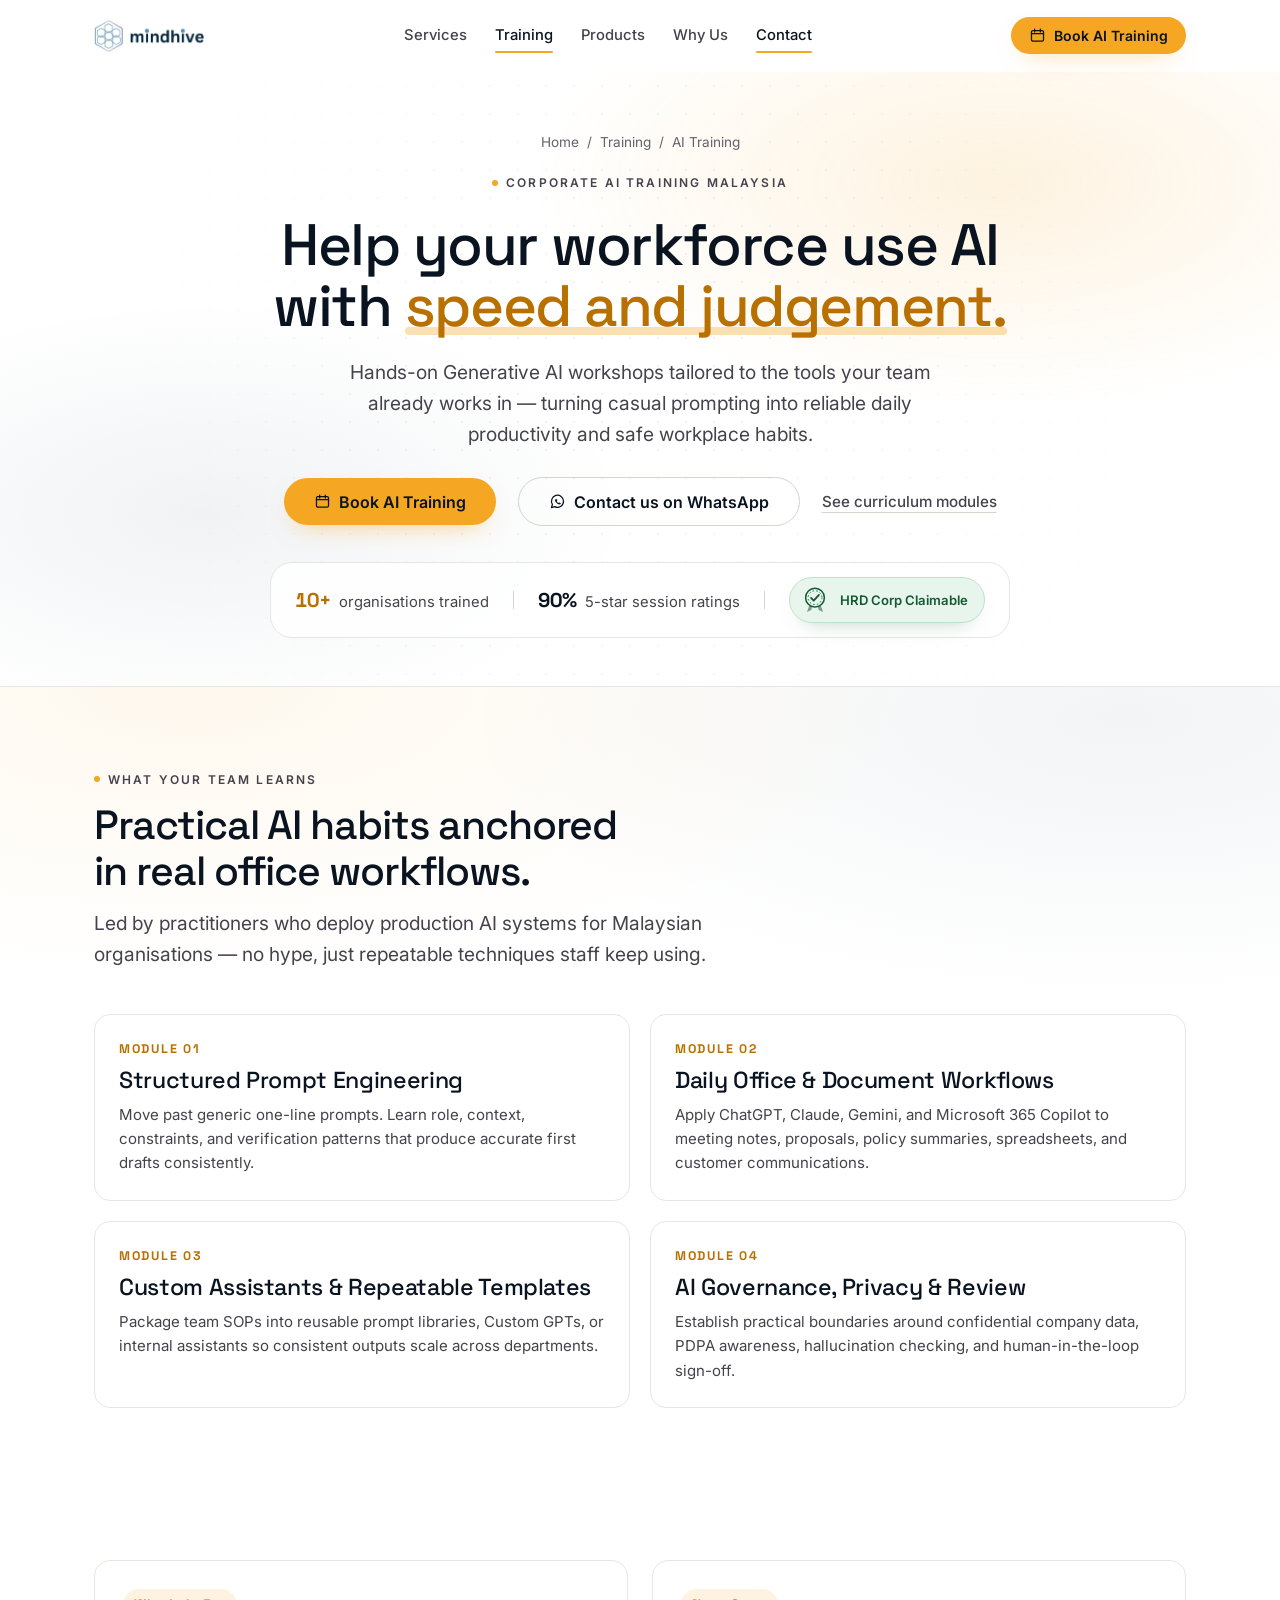
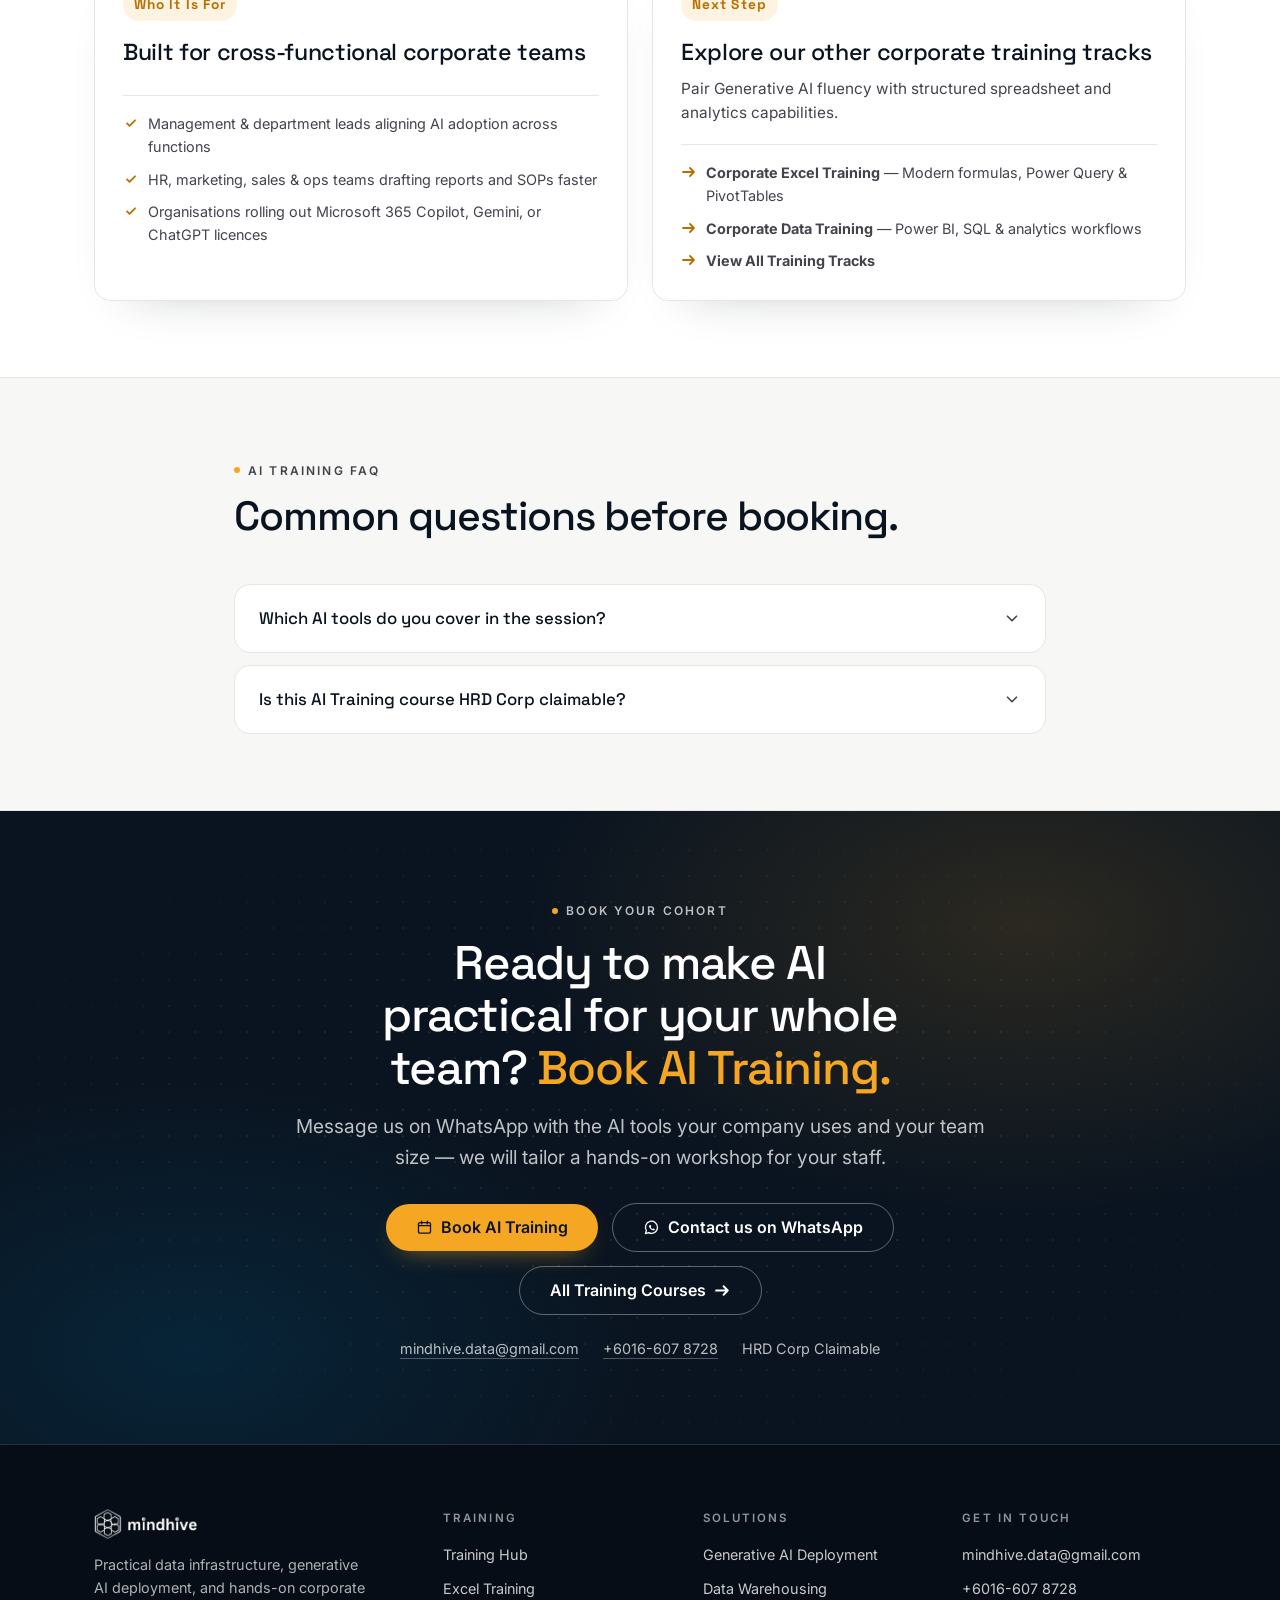
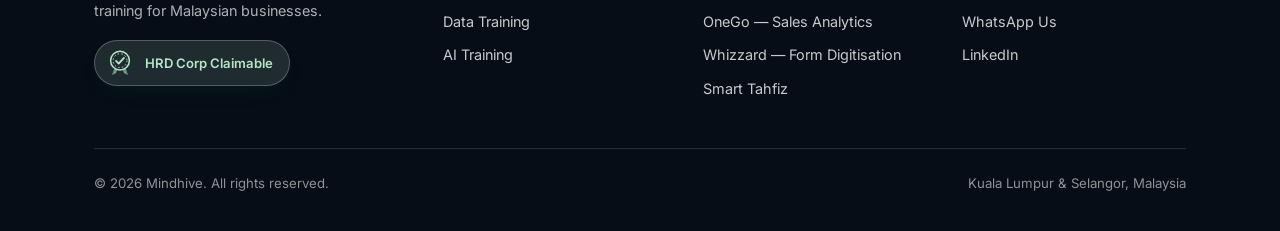
<file: ai-training/index.html>
<!DOCTYPE html>
<html lang="en">
<head>
<meta charset="utf-8">
<!-- Google tag (gtag.js) -->
<script async src="https://www.googletagmanager.com/gtag/js?id=G-8WL5PQEBXZ"></script>
<script>
  window.dataLayer = window.dataLayer || [];
  function gtag(){dataLayer.push(arguments);}
  gtag("js", new Date());
  gtag("config", "G-8WL5PQEBXZ");
</script>
<meta name="viewport" content="width=device-width, initial-scale=1">
<title>Corporate AI Training Malaysia | Mindhive</title>
<meta name="description" content="Hands-on corporate Generative AI training in Malaysia — ChatGPT, Claude, Gemini, and Microsoft 365 Copilot workflows for daily work. HRD Corp Claimable.">
<meta name="theme-color" content="#FFFFFF">
<link rel="canonical" href="https://www.mindhive.my/ai-training/">
<link rel="icon" href="/favicon.png" type="image/png" sizes="256x256">
<link rel="apple-touch-icon" href="/favicon.png">

<meta property="og:type" content="website">
<meta property="og:site_name" content="Mindhive">
<meta property="og:title" content="Corporate AI Training Malaysia | Mindhive">
<meta property="og:description" content="Hands-on corporate Generative AI training in Malaysia — ChatGPT, Claude, Gemini, and Microsoft 365 Copilot workflows. HRD Corp Claimable.">
<meta property="og:url" content="https://www.mindhive.my/ai-training/">
<meta property="og:image" content="https://www.mindhive.my/og/ai-training.png">
<meta property="og:image:width" content="1200">
<meta property="og:image:height" content="630">
<meta property="og:locale" content="en_MY">

<meta name="twitter:card" content="summary_large_image">
<meta name="twitter:title" content="Corporate AI Training Malaysia | Mindhive">
<meta name="twitter:description" content="Hands-on corporate Generative AI training in Malaysia — ChatGPT, Claude, Gemini, and Microsoft 365 Copilot workflows.">
<meta name="twitter:image" content="https://www.mindhive.my/og/ai-training.png">

<link rel="preconnect" href="https://fonts.googleapis.com">
<link rel="preconnect" href="https://fonts.gstatic.com" crossorigin>
<link href="https://fonts.googleapis.com/css2?family=Space+Grotesk:wght@400;500;600;700&amp;family=Inter:wght@400;500;600;700&amp;display=swap" rel="stylesheet">
<link rel="stylesheet" href="/styles.css">

<script type="application/ld+json">
{
  "@context": "https://schema.org",
  "@type": "Course",
  "name": "Corporate AI Training",
  "description": "Practical Generative AI corporate training covering prompting frameworks, ChatGPT, Claude, Gemini, Microsoft 365 Copilot, document workflows, and safe workplace AI adoption. HRD Corp Claimable.",
  "url": "https://www.mindhive.my/ai-training/",
  "provider": {
    "@type": "Organization",
    "name": "Mindhive",
    "sameAs": "https://www.linkedin.com/company/mindhiveintelligence"
  },
  "courseMode": ["onsite", "online"],
  "inLanguage": "en"
}
</script>
<script type="application/ld+json">
{
  "@context": "https://schema.org",
  "@type": "BreadcrumbList",
  "itemListElement": [
    {
      "@type": "ListItem",
      "position": 1,
      "name": "Home",
      "item": "https://www.mindhive.my/"
    },
    {
      "@type": "ListItem",
      "position": 2,
      "name": "Training",
      "item": "https://www.mindhive.my/training/"
    },
    {
      "@type": "ListItem",
      "position": 3,
      "name": "AI Training",
      "item": "https://www.mindhive.my/ai-training/"
    }
  ]
}
</script>
</head>
<body>

<svg class="svgdefs" aria-hidden="true" focusable="false" width="0" height="0">
  <defs>
    <symbol id="ico-menu" viewBox="0 0 24 24">
      <path d="M4 7h16M4 12h16M4 17h16" fill="none" stroke="currentColor" stroke-width="2" stroke-linecap="round"/>
    </symbol>
    <symbol id="ico-arrow" viewBox="0 0 16 16">
      <path d="M2 8h11M9 4l4 4-4 4" fill="none" stroke="currentColor" stroke-width="1.8" stroke-linecap="round" stroke-linejoin="round"/>
    </symbol>
    <symbol id="ico-check" viewBox="0 0 20 20">
      <path d="M5 10.4l3.2 3.1L15 6.6" fill="none" stroke="currentColor" stroke-width="2.2" stroke-linecap="round" stroke-linejoin="round"/>
    </symbol>
    <symbol id="ico-chevron" viewBox="0 0 20 20">
      <path d="M5 8l5 5 5-5" fill="none" stroke="currentColor" stroke-width="1.8" stroke-linecap="round" stroke-linejoin="round"/>
    </symbol>
    <symbol id="badge-hrd" viewBox="0 0 32 32">
      <path d="M10 21.5L7.4 28.8 12 26.6 13.3 21.8Z" fill="currentColor" opacity="0.55"/>
      <path d="M22 21.5L24.6 28.8 20 26.6 18.7 21.8Z" fill="currentColor" opacity="0.55"/>
      <circle cx="16" cy="13.5" r="10" fill="none" stroke="currentColor" stroke-width="1.6"/>
      <circle cx="16" cy="13.5" r="7.4" fill="none" stroke="currentColor" stroke-width="1" stroke-dasharray="1.6 2.4"/>
      <path d="M11.8 13.8l2.8 2.8 5.6-6" fill="none" stroke="currentColor" stroke-width="2" stroke-linecap="round" stroke-linejoin="round"/>
    </symbol>
    <symbol id="ico-calendar" viewBox="0 0 24 24">
      <rect x="3.5" y="5" width="17" height="15" rx="2" fill="none" stroke="currentColor" stroke-width="1.8"/>
      <path d="M3.5 9.5h17M8 3v4M16 3v4" fill="none" stroke="currentColor" stroke-width="1.8" stroke-linecap="round"/>
    </symbol>
    <symbol id="ico-wa" viewBox="0 0 24 24">
      <path d="M20.5 11.7a8.5 8.5 0 0 1-12.5 7.5L3.5 20.5l1.3-4.3A8.5 8.5 0 1 1 20.5 11.7Z" fill="none" stroke="currentColor" stroke-width="1.8" stroke-linejoin="round"/>
      <path d="M9.3 8.8c.2-.4.4-.4.6-.4h.5c.2 0 .4.1.5.4l.7 1.6c.1.2 0 .4-.1.6l-.4.5c-.1.1-.2.3-.1.5.4.8 1.2 1.6 2 2 .2.1.4 0 .5-.1l.5-.4c.2-.1.4-.2.6-.1l1.6.7c.3.1.4.3.4.5v.5c0 .2 0 .4-.4.6-.5.4-1.4.6-2.5.3-1.4-.4-3.1-1.6-4.2-3.2-1.1-1.5-1.3-2.9-.6-3.6Z" fill="currentColor"/>
    </symbol>
  </defs>
</svg>

<a class="skip-link" href="#main">Skip to main content</a>

<!-- ============ NAV ============ -->
<header class="nav" id="nav">
  <div class="container nav__inner">
    <a class="nav__brand" href="/" aria-label="Mindhive Home">
      <img class="nav__logo" src="/logo.png" width="454" height="132" alt="Mindhive" fetchpriority="high" decoding="async">
    </a>

    <nav class="nav__links" id="navlinks" aria-label="Primary">
      <a class="nav__link" href="/#services">Services</a>
      <a class="nav__link is-active" href="/training/">Training</a>
      <a class="nav__link" href="/#products">Products</a>
      <a class="nav__link" href="/#why">Why Us</a>
      <a class="nav__link" href="#contact">Contact</a>
    </nav>

    <div class="nav__actions">
      <button type="button" class="btn btn--amber btn--sm" data-cal-link="ikmal-nordin-nyaq9g/30min" data-cal-namespace="30min" data-cal-config='{"layout":"month_view","useSlotsViewOnSmallScreen":"true"}'>
        <svg class="ico" aria-hidden="true"><use href="#ico-calendar"/></svg>
        Book AI Training
      </button>
      <button class="nav__toggle" type="button" aria-expanded="false" aria-controls="navlinks" aria-label="Toggle navigation menu">
        <svg class="ico" aria-hidden="true"><use href="#ico-menu"/></svg>
      </button>
    </div>
  </div>
</header>

<main id="main">

  <!-- ============ HERO ============ -->
  <section class="hero hero--sub">
    <div class="hero__grid-bg" aria-hidden="true"></div>
    <div class="container">
      <div class="hero__inner">
        <nav class="hero__breadcrumb" aria-label="Breadcrumb">
          <a href="/">Home</a>
          <span aria-hidden="true">/</span>
          <a href="/training/">Training</a>
          <span aria-hidden="true">/</span>
          <span>AI Training</span>
        </nav>

        <div>
          <span class="eyebrow">
            <span class="eyebrow__dot" aria-hidden="true"></span>
            Corporate AI Training Malaysia
          </span>
        </div>

        <h1 class="hero__title">
          Help your workforce use AI with <em>speed and judgement.</em>
        </h1>

        <p class="lead hero__lead">
          Hands-on Generative AI workshops tailored to the tools your team already works in — turning casual prompting into reliable daily productivity and safe workplace habits.
        </p>

        <div class="hero__actions">
          <button type="button" class="btn btn--amber btn--lg" data-cal-link="ikmal-nordin-nyaq9g/30min" data-cal-namespace="30min" data-cal-config='{"layout":"month_view","useSlotsViewOnSmallScreen":"true"}'>
            <svg class="ico" aria-hidden="true"><use href="#ico-calendar"/></svg>
            Book AI Training
          </button>
          <a class="btn btn--ghost-dark btn--lg" href="https://wa.me/60166078728?text=Hi%20Mindhive%2C%20I%27d%20like%20to%20book%20AI%20Training%20for%20our%20team." target="_blank" rel="noopener noreferrer">
            <svg class="ico" aria-hidden="true"><use href="#ico-wa"/></svg>
            Contact us on WhatsApp
          </a>
          <a class="text-link" href="#curriculum">See curriculum modules</a>
        </div>

        <div class="stats" aria-label="Course proof">
          <div class="stat">
            <span class="stat__num stat__num--amber">10+</span>
            <span>organisations trained</span>
          </div>
          <span class="stat__sep" aria-hidden="true"></span>
          <div class="stat">
            <span class="stat__num">90%</span>
            <span>5-star session ratings</span>
          </div>
          <span class="stat__sep" aria-hidden="true"></span>
          <span class="badge-seal">
            <svg class="badge-seal__icon" aria-hidden="true"><use href="#badge-hrd"/></svg>
            HRD Corp Claimable
          </span>
        </div>
      </div>
    </div>
  </section>

  <!-- ============ CURRICULUM ============ -->
  <section class="section section--warm" id="curriculum">
    <div class="container">
      <div class="section-head reveal">
        <span class="eyebrow">
          <span class="eyebrow__dot" aria-hidden="true"></span>
          What Your Team Learns
        </span>
        <h2>Practical AI habits anchored in real office workflows.</h2>
        <p class="lead">
          Led by practitioners who deploy production AI systems for Malaysian organisations — no hype, just repeatable techniques staff keep using.
        </p>
      </div>

      <div class="module-grid">
        <article class="module reveal">
          <div class="module__num">Module 01</div>
          <h3>Structured Prompt Engineering</h3>
          <p>Move past generic one-line prompts. Learn role, context, constraints, and verification patterns that produce accurate first drafts consistently.</p>
        </article>
        <article class="module reveal">
          <div class="module__num">Module 02</div>
          <h3>Daily Office &amp; Document Workflows</h3>
          <p>Apply ChatGPT, Claude, Gemini, and Microsoft 365 Copilot to meeting notes, proposals, policy summaries, spreadsheets, and customer communications.</p>
        </article>
        <article class="module reveal">
          <div class="module__num">Module 03</div>
          <h3>Custom Assistants &amp; Repeatable Templates</h3>
          <p>Package team SOPs into reusable prompt libraries, Custom GPTs, or internal assistants so consistent outputs scale across departments.</p>
        </article>
        <article class="module reveal">
          <div class="module__num">Module 04</div>
          <h3>AI Governance, Privacy &amp; Review</h3>
          <p>Establish practical boundaries around confidential company data, PDPA awareness, hallucination checking, and human-in-the-loop sign-off.</p>
        </article>
      </div>
    </div>
  </section>

  <!-- ============ WHO IT'S FOR & RELATED ============ -->
  <section class="section">
    <div class="container">
      <div class="grid-2">
        <article class="card reveal">
          <div class="card__top">
            <span class="card__num">Who It Is For</span>
          </div>
          <h3 class="card__title">Built for cross-functional corporate teams</h3>
          <ul class="card__list">
            <li><svg class="ico" aria-hidden="true"><use href="#ico-check"/></svg><span>Management &amp; department leads aligning AI adoption across functions</span></li>
            <li><svg class="ico" aria-hidden="true"><use href="#ico-check"/></svg><span>HR, marketing, sales &amp; ops teams drafting reports and SOPs faster</span></li>
            <li><svg class="ico" aria-hidden="true"><use href="#ico-check"/></svg><span>Organisations rolling out Microsoft 365 Copilot, Gemini, or ChatGPT licences</span></li>
          </ul>
        </article>

        <article class="card reveal">
          <div class="card__top">
            <span class="card__num">Next Step</span>
          </div>
          <h3 class="card__title">Explore our other corporate training tracks</h3>
          <p class="card__desc">
            Pair Generative AI fluency with structured spreadsheet and analytics capabilities.
          </p>
          <ul class="card__list">
            <li><svg class="ico" aria-hidden="true"><use href="#ico-arrow"/></svg><a href="/excel-training/"><strong>Corporate Excel Training</strong> — Modern formulas, Power Query &amp; PivotTables</a></li>
            <li><svg class="ico" aria-hidden="true"><use href="#ico-arrow"/></svg><a href="/data-training/"><strong>Corporate Data Training</strong> — Power BI, SQL &amp; analytics workflows</a></li>
            <li><svg class="ico" aria-hidden="true"><use href="#ico-arrow"/></svg><a href="/training/"><strong>View All Training Tracks</strong></a></li>
          </ul>
        </article>
      </div>
    </div>
  </section>

  <!-- ============ FAQ ============ -->
  <section class="section section--alt">
    <div class="container container--narrow">
      <div class="section-head reveal">
        <span class="eyebrow">
          <span class="eyebrow__dot" aria-hidden="true"></span>
          AI Training FAQ
        </span>
        <h2>Common questions before booking.</h2>
      </div>

      <div class="faq-list reveal">
        <details class="faq-item">
          <summary>
            Which AI tools do you cover in the session?
            <svg class="ico" aria-hidden="true"><use href="#ico-chevron"/></svg>
          </summary>
          <div class="faq-item__body">
            We focus on the platforms your company already uses or plans to roll out — including ChatGPT, Claude, Google Gemini, and Microsoft 365 Copilot — rather than overwhelming staff with dozens of short-lived apps.
          </div>
        </details>

        <details class="faq-item">
          <summary>
            Is this AI Training course HRD Corp claimable?
            <svg class="ico" aria-hidden="true"><use href="#ico-chevron"/></svg>
          </summary>
          <div class="faq-item__body">
            Yes — our corporate AI training is HRD Corp Claimable. Message us on WhatsApp and we will send over the course outline and claim documentation.
          </div>
        </details>
      </div>
    </div>
  </section>

  <!-- ============ CTA BAND ============ -->
  <section class="section section--ink ctaband" id="contact">
    <div class="dot-field" aria-hidden="true"></div>
    <div class="container">
      <div class="ctaband__inner reveal">
        <span class="eyebrow">
          <span class="eyebrow__dot" aria-hidden="true"></span>
          Book Your Cohort
        </span>
        <h2>Ready to make AI practical for your whole team? <em>Book AI Training.</em></h2>
        <p class="lead">
          Message us on WhatsApp with the AI tools your company uses and your team size — we will tailor a hands-on workshop for your staff.
        </p>

        <div class="ctaband__actions">
          <button type="button" class="btn btn--amber btn--lg" data-cal-link="ikmal-nordin-nyaq9g/30min" data-cal-namespace="30min" data-cal-config='{"layout":"month_view","useSlotsViewOnSmallScreen":"true"}'>
            <svg class="ico" aria-hidden="true"><use href="#ico-calendar"/></svg>
            Book AI Training
          </button>
          <a class="btn btn--ghost-light btn--lg" href="https://wa.me/60166078728?text=Hi%20Mindhive%2C%20I%27d%20like%20to%20book%20AI%20Training%20for%20our%20team." target="_blank" rel="noopener noreferrer">
            <svg class="ico" aria-hidden="true"><use href="#ico-wa"/></svg>
            Contact us on WhatsApp
          </a>
          <a class="btn btn--ghost-light btn--lg" href="/training/">
            All Training Courses
            <svg class="ico ico--arrow" aria-hidden="true"><use href="#ico-arrow"/></svg>
          </a>
        </div>

        <div class="ctaband__meta">
          <a href="mailto:mindhive.data@gmail.com">mindhive.data@gmail.com</a>
          <a href="tel:+60166078728">+6016-607 8728</a>
          <span>HRD Corp Claimable</span>
        </div>
      </div>
    </div>
  </section>

</main>

<!-- ============ FOOTER ============ -->
<footer class="foot">
  <div class="container">
    <div class="foot__grid">
      <div>
        <a href="/" aria-label="Mindhive Home">
          <img class="foot__logo" src="/logo-white.png" width="454" height="132" alt="Mindhive" loading="lazy" decoding="async">
        </a>
        <p class="foot__tagline">
          Practical data infrastructure, generative AI deployment, and hands-on corporate training for Malaysian businesses.
        </p>
        <div class="foot__badge">
          <span class="badge-seal badge-seal--dark">
            <svg class="badge-seal__icon" aria-hidden="true"><use href="#badge-hrd"/></svg>
            HRD Corp Claimable
          </span>
        </div>
      </div>

      <div>
        <p class="foot__heading">Training</p>
        <ul class="foot__list">
          <li><a href="/training/">Training Hub</a></li>
          <li><a href="/excel-training/">Excel Training</a></li>
          <li><a href="/data-training/">Data Training</a></li>
          <li><a href="/ai-training/">AI Training</a></li>
        </ul>
      </div>

      <div>
        <p class="foot__heading">Solutions</p>
        <ul class="foot__list">
          <li><a href="/#services">Generative AI Deployment</a></li>
          <li><a href="/#services">Data Warehousing</a></li>
          <li><a href="/#products">OneGo — Sales Analytics</a></li>
          <li><a href="/#products">Whizzard — Form Digitisation</a></li>
          <li><a href="/#products">Smart Tahfiz</a></li>
        </ul>
      </div>

      <div>
        <p class="foot__heading">Get in Touch</p>
        <ul class="foot__list">
          <li><a href="mailto:mindhive.data@gmail.com">mindhive.data@gmail.com</a></li>
          <li><a href="tel:+60166078728">+6016-607 8728</a></li>
          <li><a href="https://wa.me/60166078728?text=Hi%20Mindhive%2C%20I%27d%20like%20to%20enquire%20about%20AI%20Training." target="_blank" rel="noopener noreferrer">WhatsApp Us</a></li>
          <li><a href="https://www.linkedin.com/company/mindhiveintelligence" target="_blank" rel="noopener noreferrer">LinkedIn</a></li>
        </ul>
      </div>
    </div>

    <div class="foot__bottom">
      <p>&copy; <span id="year">2026</span> Mindhive. All rights reserved.</p>
      <p>Kuala Lumpur &amp; Selangor, Malaysia</p>
    </div>
  </div>
</footer>

<script src="/script.js" defer></script>

<!-- Cal element-click embed code begins -->
<script type="text/javascript">
  (function (C, A, L) { let p = function (a, ar) { a.q.push(ar); }; let d = C.document; C.Cal = C.Cal || function () { let cal = C.Cal; let ar = arguments; if (!cal.loaded) { cal.ns = {}; cal.q = cal.q || []; d.head.appendChild(d.createElement("script")).src = A; cal.loaded = true; } if (ar[0] === L) { const api = function () { p(api, arguments); }; const namespace = ar[1]; api.q = api.q || []; if(typeof namespace === "string"){cal.ns[namespace] = cal.ns[namespace] || api;p(cal.ns[namespace], ar);p(cal, ["initNamespace", namespace]);} else p(cal, ar); return;} p(cal, ar); }; })(window, "https://app.cal.com/embed/embed.js", "init");
  Cal("init", "30min", {origin:"https://app.cal.com"});
  Cal.config = Cal.config || {};
  Cal.config.forwardQueryParams = true;
  Cal.ns["30min"]("ui", {"hideEventTypeDetails":false,"layout":"month_view"});
</script>
<!-- Cal element-click embed code ends -->
</body>
</html>
</file>
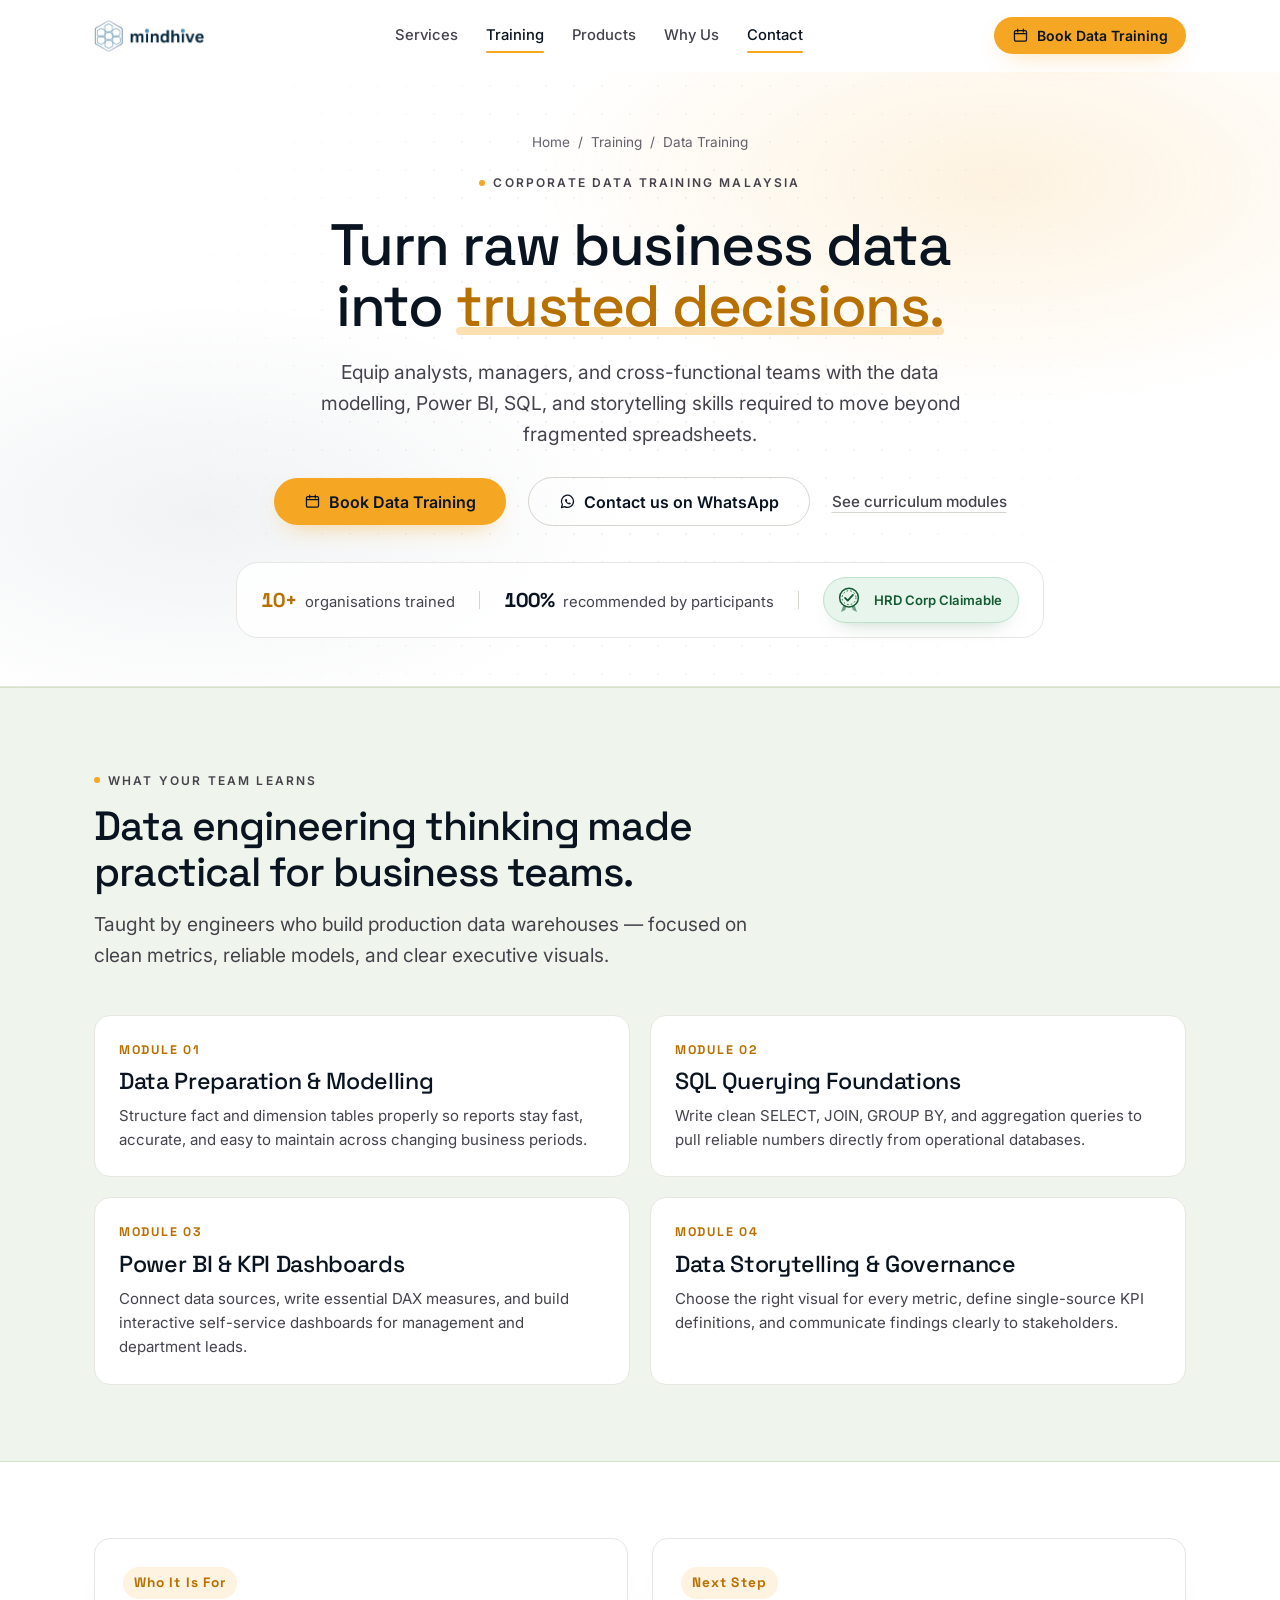
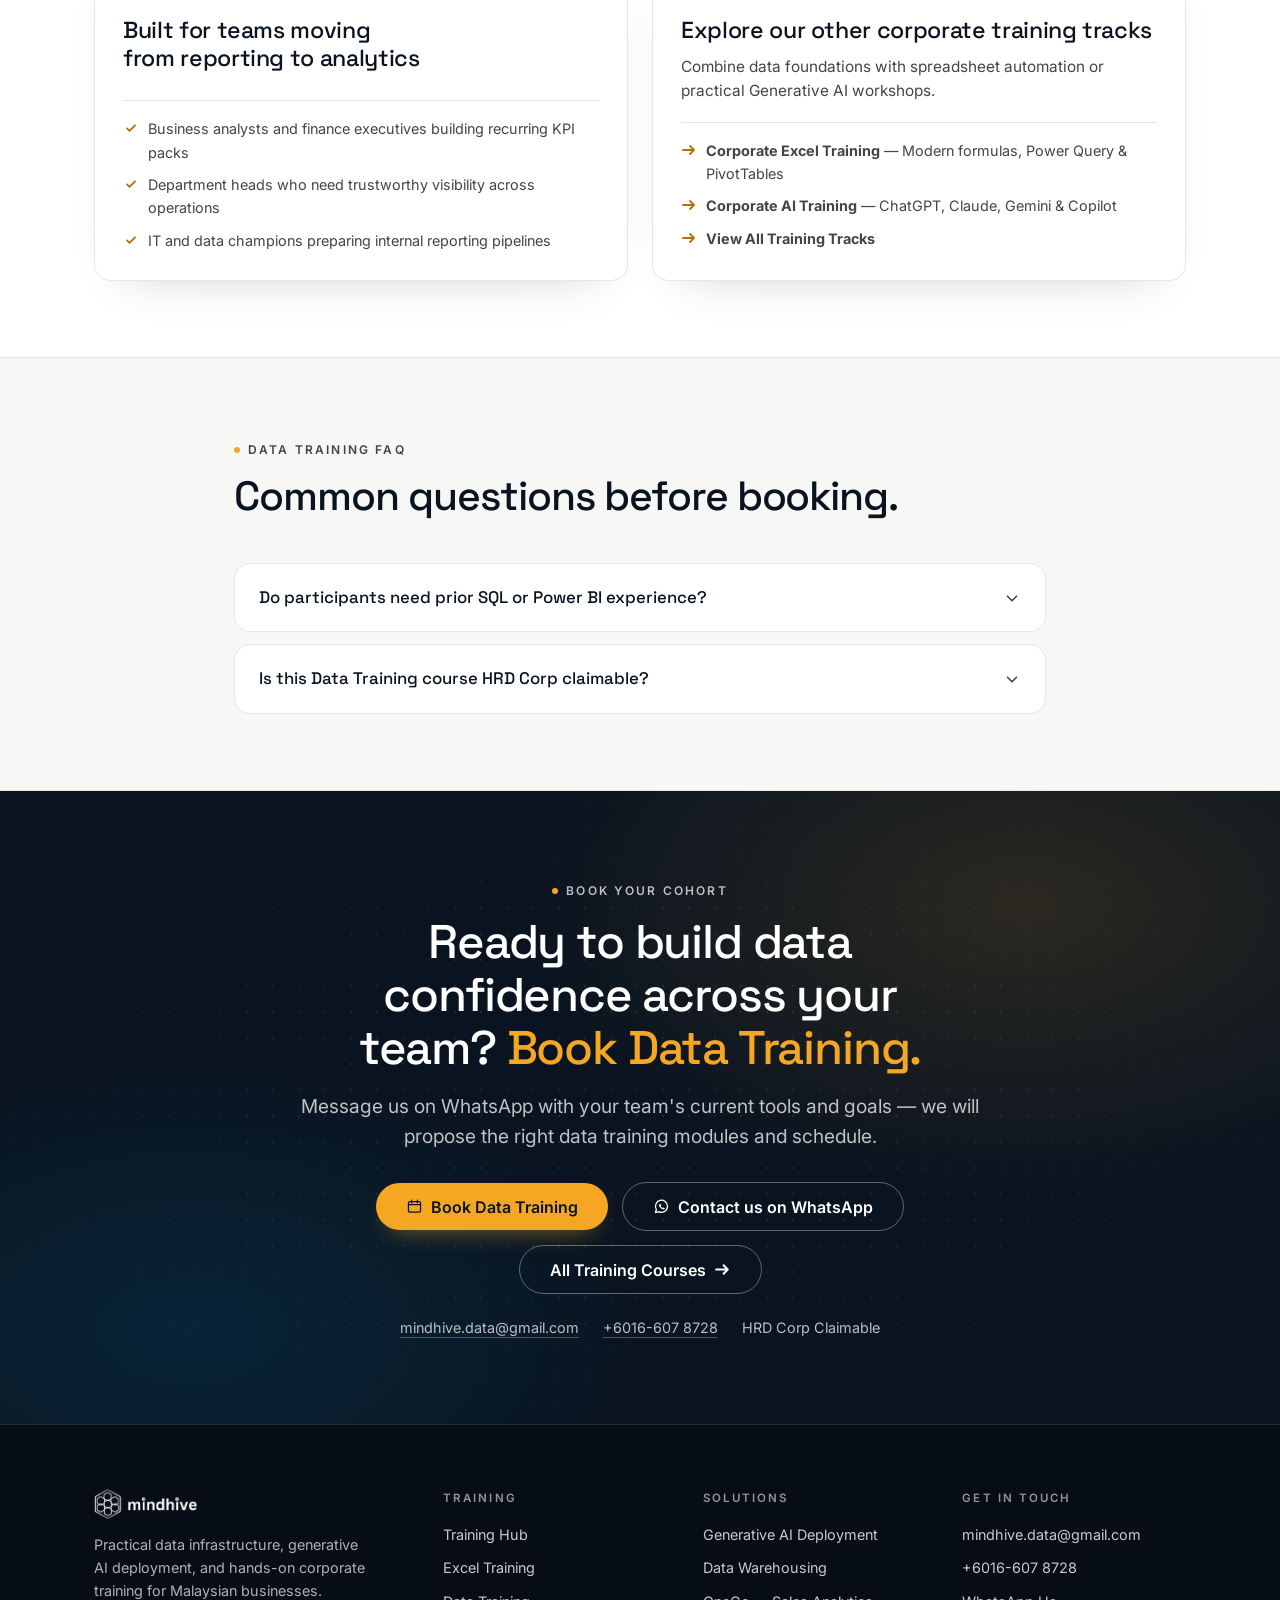
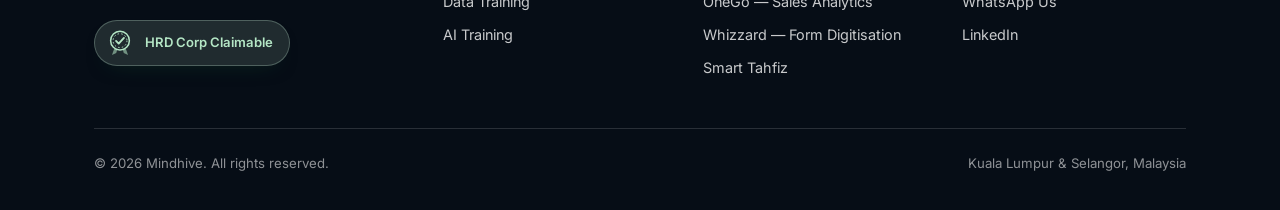
<file: data-training/index.html>
<!DOCTYPE html>
<html lang="en">
<head>
<meta charset="utf-8">
<!-- Google tag (gtag.js) -->
<script async src="https://www.googletagmanager.com/gtag/js?id=G-8WL5PQEBXZ"></script>
<script>
  window.dataLayer = window.dataLayer || [];
  function gtag(){dataLayer.push(arguments);}
  gtag("js", new Date());
  gtag("config", "G-8WL5PQEBXZ");
</script>
<meta name="viewport" content="width=device-width, initial-scale=1">
<title>Corporate Data Training Malaysia | Mindhive</title>
<meta name="description" content="Practical corporate data analytics training in Malaysia — data modelling, Power BI dashboards, SQL fundamentals, and automated reporting. HRD Corp Claimable.">
<meta name="theme-color" content="#FFFFFF">
<link rel="canonical" href="https://www.mindhive.my/data-training/">
<link rel="icon" href="/favicon.png" type="image/png" sizes="256x256">
<link rel="apple-touch-icon" href="/favicon.png">

<meta property="og:type" content="website">
<meta property="og:site_name" content="Mindhive">
<meta property="og:title" content="Corporate Data Training Malaysia | Mindhive">
<meta property="og:description" content="Practical corporate data analytics training in Malaysia — data modelling, Power BI dashboards, and SQL fundamentals. HRD Corp Claimable.">
<meta property="og:url" content="https://www.mindhive.my/data-training/">
<meta property="og:image" content="https://www.mindhive.my/og/data-training.png">
<meta property="og:image:width" content="1200">
<meta property="og:image:height" content="630">
<meta property="og:locale" content="en_MY">

<meta name="twitter:card" content="summary_large_image">
<meta name="twitter:title" content="Corporate Data Training Malaysia | Mindhive">
<meta name="twitter:description" content="Practical corporate data analytics training in Malaysia — data modelling, Power BI dashboards, and SQL fundamentals.">
<meta name="twitter:image" content="https://www.mindhive.my/og/data-training.png">

<link rel="preconnect" href="https://fonts.googleapis.com">
<link rel="preconnect" href="https://fonts.gstatic.com" crossorigin>
<link href="https://fonts.googleapis.com/css2?family=Space+Grotesk:wght@400;500;600;700&amp;family=Inter:wght@400;500;600;700&amp;display=swap" rel="stylesheet">
<link rel="stylesheet" href="/styles.css">

<script type="application/ld+json">
{
  "@context": "https://schema.org",
  "@type": "Course",
  "name": "Corporate Data Training",
  "description": "Hands-on corporate data analytics training covering data structuring, SQL querying, Power BI data modelling, and executive dashboard design. HRD Corp Claimable.",
  "url": "https://www.mindhive.my/data-training/",
  "provider": {
    "@type": "Organization",
    "name": "Mindhive",
    "sameAs": "https://www.linkedin.com/company/mindhiveintelligence"
  },
  "courseMode": ["onsite", "online"],
  "inLanguage": "en"
}
</script>
<script type="application/ld+json">
{
  "@context": "https://schema.org",
  "@type": "BreadcrumbList",
  "itemListElement": [
    {
      "@type": "ListItem",
      "position": 1,
      "name": "Home",
      "item": "https://www.mindhive.my/"
    },
    {
      "@type": "ListItem",
      "position": 2,
      "name": "Training",
      "item": "https://www.mindhive.my/training/"
    },
    {
      "@type": "ListItem",
      "position": 3,
      "name": "Data Training",
      "item": "https://www.mindhive.my/data-training/"
    }
  ]
}
</script>
</head>
<body>

<svg class="svgdefs" aria-hidden="true" focusable="false" width="0" height="0">
  <defs>
    <symbol id="ico-menu" viewBox="0 0 24 24">
      <path d="M4 7h16M4 12h16M4 17h16" fill="none" stroke="currentColor" stroke-width="2" stroke-linecap="round"/>
    </symbol>
    <symbol id="ico-arrow" viewBox="0 0 16 16">
      <path d="M2 8h11M9 4l4 4-4 4" fill="none" stroke="currentColor" stroke-width="1.8" stroke-linecap="round" stroke-linejoin="round"/>
    </symbol>
    <symbol id="ico-check" viewBox="0 0 20 20">
      <path d="M5 10.4l3.2 3.1L15 6.6" fill="none" stroke="currentColor" stroke-width="2.2" stroke-linecap="round" stroke-linejoin="round"/>
    </symbol>
    <symbol id="ico-chevron" viewBox="0 0 20 20">
      <path d="M5 8l5 5 5-5" fill="none" stroke="currentColor" stroke-width="1.8" stroke-linecap="round" stroke-linejoin="round"/>
    </symbol>
    <symbol id="badge-hrd" viewBox="0 0 32 32">
      <path d="M10 21.5L7.4 28.8 12 26.6 13.3 21.8Z" fill="currentColor" opacity="0.55"/>
      <path d="M22 21.5L24.6 28.8 20 26.6 18.7 21.8Z" fill="currentColor" opacity="0.55"/>
      <circle cx="16" cy="13.5" r="10" fill="none" stroke="currentColor" stroke-width="1.6"/>
      <circle cx="16" cy="13.5" r="7.4" fill="none" stroke="currentColor" stroke-width="1" stroke-dasharray="1.6 2.4"/>
      <path d="M11.8 13.8l2.8 2.8 5.6-6" fill="none" stroke="currentColor" stroke-width="2" stroke-linecap="round" stroke-linejoin="round"/>
    </symbol>
    <symbol id="ico-calendar" viewBox="0 0 24 24">
      <rect x="3.5" y="5" width="17" height="15" rx="2" fill="none" stroke="currentColor" stroke-width="1.8"/>
      <path d="M3.5 9.5h17M8 3v4M16 3v4" fill="none" stroke="currentColor" stroke-width="1.8" stroke-linecap="round"/>
    </symbol>
    <symbol id="ico-wa" viewBox="0 0 24 24">
      <path d="M20.5 11.7a8.5 8.5 0 0 1-12.5 7.5L3.5 20.5l1.3-4.3A8.5 8.5 0 1 1 20.5 11.7Z" fill="none" stroke="currentColor" stroke-width="1.8" stroke-linejoin="round"/>
      <path d="M9.3 8.8c.2-.4.4-.4.6-.4h.5c.2 0 .4.1.5.4l.7 1.6c.1.2 0 .4-.1.6l-.4.5c-.1.1-.2.3-.1.5.4.8 1.2 1.6 2 2 .2.1.4 0 .5-.1l.5-.4c.2-.1.4-.2.6-.1l1.6.7c.3.1.4.3.4.5v.5c0 .2 0 .4-.4.6-.5.4-1.4.6-2.5.3-1.4-.4-3.1-1.6-4.2-3.2-1.1-1.5-1.3-2.9-.6-3.6Z" fill="currentColor"/>
    </symbol>
  </defs>
</svg>

<a class="skip-link" href="#main">Skip to main content</a>

<!-- ============ NAV ============ -->
<header class="nav" id="nav">
  <div class="container nav__inner">
    <a class="nav__brand" href="/" aria-label="Mindhive Home">
      <img class="nav__logo" src="/logo.png" width="454" height="132" alt="Mindhive" fetchpriority="high" decoding="async">
    </a>

    <nav class="nav__links" id="navlinks" aria-label="Primary">
      <a class="nav__link" href="/#services">Services</a>
      <a class="nav__link is-active" href="/training/">Training</a>
      <a class="nav__link" href="/#products">Products</a>
      <a class="nav__link" href="/#why">Why Us</a>
      <a class="nav__link" href="#contact">Contact</a>
    </nav>

    <div class="nav__actions">
      <button type="button" class="btn btn--amber btn--sm" data-cal-link="ikmal-nordin-nyaq9g/30min" data-cal-namespace="30min" data-cal-config='{"layout":"month_view","useSlotsViewOnSmallScreen":"true"}'>
        <svg class="ico" aria-hidden="true"><use href="#ico-calendar"/></svg>
        Book Data Training
      </button>
      <button class="nav__toggle" type="button" aria-expanded="false" aria-controls="navlinks" aria-label="Toggle navigation menu">
        <svg class="ico" aria-hidden="true"><use href="#ico-menu"/></svg>
      </button>
    </div>
  </div>
</header>

<main id="main">

  <!-- ============ HERO ============ -->
  <section class="hero hero--sub">
    <div class="hero__grid-bg" aria-hidden="true"></div>
    <div class="container">
      <div class="hero__inner">
        <nav class="hero__breadcrumb" aria-label="Breadcrumb">
          <a href="/">Home</a>
          <span aria-hidden="true">/</span>
          <a href="/training/">Training</a>
          <span aria-hidden="true">/</span>
          <span>Data Training</span>
        </nav>

        <div>
          <span class="eyebrow">
            <span class="eyebrow__dot" aria-hidden="true"></span>
            Corporate Data Training Malaysia
          </span>
        </div>

        <h1 class="hero__title">
          Turn raw business data into <em>trusted decisions.</em>
        </h1>

        <p class="lead hero__lead">
          Equip analysts, managers, and cross-functional teams with the data modelling, Power BI, SQL, and storytelling skills required to move beyond fragmented spreadsheets.
        </p>

        <div class="hero__actions">
          <button type="button" class="btn btn--amber btn--lg" data-cal-link="ikmal-nordin-nyaq9g/30min" data-cal-namespace="30min" data-cal-config='{"layout":"month_view","useSlotsViewOnSmallScreen":"true"}'>
            <svg class="ico" aria-hidden="true"><use href="#ico-calendar"/></svg>
            Book Data Training
          </button>
          <a class="btn btn--ghost-dark btn--lg" href="https://wa.me/60166078728?text=Hi%20Mindhive%2C%20I%27d%20like%20to%20book%20Data%20Training%20for%20our%20team." target="_blank" rel="noopener noreferrer">
            <svg class="ico" aria-hidden="true"><use href="#ico-wa"/></svg>
            Contact us on WhatsApp
          </a>
          <a class="text-link" href="#curriculum">See curriculum modules</a>
        </div>

        <div class="stats" aria-label="Course proof">
          <div class="stat">
            <span class="stat__num stat__num--amber">10+</span>
            <span>organisations trained</span>
          </div>
          <span class="stat__sep" aria-hidden="true"></span>
          <div class="stat">
            <span class="stat__num">100%</span>
            <span>recommended by participants</span>
          </div>
          <span class="stat__sep" aria-hidden="true"></span>
          <span class="badge-seal">
            <svg class="badge-seal__icon" aria-hidden="true"><use href="#badge-hrd"/></svg>
            HRD Corp Claimable
          </span>
        </div>
      </div>
    </div>
  </section>

  <!-- ============ CURRICULUM ============ -->
  <section class="section section--moss" id="curriculum">
    <div class="container">
      <div class="section-head reveal">
        <span class="eyebrow">
          <span class="eyebrow__dot" aria-hidden="true"></span>
          What Your Team Learns
        </span>
        <h2>Data engineering thinking made practical for business teams.</h2>
        <p class="lead">
          Taught by engineers who build production data warehouses — focused on clean metrics, reliable models, and clear executive visuals.
        </p>
      </div>

      <div class="module-grid">
        <article class="module reveal">
          <div class="module__num">Module 01</div>
          <h3>Data Preparation &amp; Modelling</h3>
          <p>Structure fact and dimension tables properly so reports stay fast, accurate, and easy to maintain across changing business periods.</p>
        </article>
        <article class="module reveal">
          <div class="module__num">Module 02</div>
          <h3>SQL Querying Foundations</h3>
          <p>Write clean SELECT, JOIN, GROUP BY, and aggregation queries to pull reliable numbers directly from operational databases.</p>
        </article>
        <article class="module reveal">
          <div class="module__num">Module 03</div>
          <h3>Power BI &amp; KPI Dashboards</h3>
          <p>Connect data sources, write essential DAX measures, and build interactive self-service dashboards for management and department leads.</p>
        </article>
        <article class="module reveal">
          <div class="module__num">Module 04</div>
          <h3>Data Storytelling &amp; Governance</h3>
          <p>Choose the right visual for every metric, define single-source KPI definitions, and communicate findings clearly to stakeholders.</p>
        </article>
      </div>
    </div>
  </section>

  <!-- ============ WHO IT'S FOR & RELATED ============ -->
  <section class="section">
    <div class="container">
      <div class="grid-2">
        <article class="card reveal">
          <div class="card__top">
            <span class="card__num">Who It Is For</span>
          </div>
          <h3 class="card__title">Built for teams moving from reporting to analytics</h3>
          <ul class="card__list">
            <li><svg class="ico" aria-hidden="true"><use href="#ico-check"/></svg><span>Business analysts and finance executives building recurring KPI packs</span></li>
            <li><svg class="ico" aria-hidden="true"><use href="#ico-check"/></svg><span>Department heads who need trustworthy visibility across operations</span></li>
            <li><svg class="ico" aria-hidden="true"><use href="#ico-check"/></svg><span>IT and data champions preparing internal reporting pipelines</span></li>
          </ul>
        </article>

        <article class="card reveal">
          <div class="card__top">
            <span class="card__num">Next Step</span>
          </div>
          <h3 class="card__title">Explore our other corporate training tracks</h3>
          <p class="card__desc">
            Combine data foundations with spreadsheet automation or practical Generative AI workshops.
          </p>
          <ul class="card__list">
            <li><svg class="ico" aria-hidden="true"><use href="#ico-arrow"/></svg><a href="/excel-training/"><strong>Corporate Excel Training</strong> — Modern formulas, Power Query &amp; PivotTables</a></li>
            <li><svg class="ico" aria-hidden="true"><use href="#ico-arrow"/></svg><a href="/ai-training/"><strong>Corporate AI Training</strong> — ChatGPT, Claude, Gemini &amp; Copilot</a></li>
            <li><svg class="ico" aria-hidden="true"><use href="#ico-arrow"/></svg><a href="/training/"><strong>View All Training Tracks</strong></a></li>
          </ul>
        </article>
      </div>
    </div>
  </section>

  <!-- ============ FAQ ============ -->
  <section class="section section--alt">
    <div class="container container--narrow">
      <div class="section-head reveal">
        <span class="eyebrow">
          <span class="eyebrow__dot" aria-hidden="true"></span>
          Data Training FAQ
        </span>
        <h2>Common questions before booking.</h2>
      </div>

      <div class="faq-list reveal">
        <details class="faq-item">
          <summary>
            Do participants need prior SQL or Power BI experience?
            <svg class="ico" aria-hidden="true"><use href="#ico-chevron"/></svg>
          </summary>
          <div class="faq-item__body">
            No prior coding or BI experience is required for our foundational Data Training cohort. We also offer intermediate sessions focused deeper on DAX modelling and SQL for analyst teams.
          </div>
        </details>

        <details class="faq-item">
          <summary>
            Is this Data Training course HRD Corp claimable?
            <svg class="ico" aria-hidden="true"><use href="#ico-chevron"/></svg>
          </summary>
          <div class="faq-item__body">
            Yes — our corporate Data Training is HRD Corp Claimable. Message us via WhatsApp to get the detailed syllabus for your HR claim.
          </div>
        </details>
      </div>
    </div>
  </section>

  <!-- ============ CTA BAND ============ -->
  <section class="section section--ink ctaband" id="contact">
    <div class="dot-field" aria-hidden="true"></div>
    <div class="container">
      <div class="ctaband__inner reveal">
        <span class="eyebrow">
          <span class="eyebrow__dot" aria-hidden="true"></span>
          Book Your Cohort
        </span>
        <h2>Ready to build data confidence across your team? <em>Book Data Training.</em></h2>
        <p class="lead">
          Message us on WhatsApp with your team's current tools and goals — we will propose the right data training modules and schedule.
        </p>

        <div class="ctaband__actions">
          <button type="button" class="btn btn--amber btn--lg" data-cal-link="ikmal-nordin-nyaq9g/30min" data-cal-namespace="30min" data-cal-config='{"layout":"month_view","useSlotsViewOnSmallScreen":"true"}'>
            <svg class="ico" aria-hidden="true"><use href="#ico-calendar"/></svg>
            Book Data Training
          </button>
          <a class="btn btn--ghost-light btn--lg" href="https://wa.me/60166078728?text=Hi%20Mindhive%2C%20I%27d%20like%20to%20book%20Data%20Training%20for%20our%20team." target="_blank" rel="noopener noreferrer">
            <svg class="ico" aria-hidden="true"><use href="#ico-wa"/></svg>
            Contact us on WhatsApp
          </a>
          <a class="btn btn--ghost-light btn--lg" href="/training/">
            All Training Courses
            <svg class="ico ico--arrow" aria-hidden="true"><use href="#ico-arrow"/></svg>
          </a>
        </div>

        <div class="ctaband__meta">
          <a href="mailto:mindhive.data@gmail.com">mindhive.data@gmail.com</a>
          <a href="tel:+60166078728">+6016-607 8728</a>
          <span>HRD Corp Claimable</span>
        </div>
      </div>
    </div>
  </section>

</main>

<!-- ============ FOOTER ============ -->
<footer class="foot">
  <div class="container">
    <div class="foot__grid">
      <div>
        <a href="/" aria-label="Mindhive Home">
          <img class="foot__logo" src="/logo-white.png" width="454" height="132" alt="Mindhive" loading="lazy" decoding="async">
        </a>
        <p class="foot__tagline">
          Practical data infrastructure, generative AI deployment, and hands-on corporate training for Malaysian businesses.
        </p>
        <div class="foot__badge">
          <span class="badge-seal badge-seal--dark">
            <svg class="badge-seal__icon" aria-hidden="true"><use href="#badge-hrd"/></svg>
            HRD Corp Claimable
          </span>
        </div>
      </div>

      <div>
        <p class="foot__heading">Training</p>
        <ul class="foot__list">
          <li><a href="/training/">Training Hub</a></li>
          <li><a href="/excel-training/">Excel Training</a></li>
          <li><a href="/data-training/">Data Training</a></li>
          <li><a href="/ai-training/">AI Training</a></li>
        </ul>
      </div>

      <div>
        <p class="foot__heading">Solutions</p>
        <ul class="foot__list">
          <li><a href="/#services">Generative AI Deployment</a></li>
          <li><a href="/#services">Data Warehousing</a></li>
          <li><a href="/#products">OneGo — Sales Analytics</a></li>
          <li><a href="/#products">Whizzard — Form Digitisation</a></li>
          <li><a href="/#products">Smart Tahfiz</a></li>
        </ul>
      </div>

      <div>
        <p class="foot__heading">Get in Touch</p>
        <ul class="foot__list">
          <li><a href="mailto:mindhive.data@gmail.com">mindhive.data@gmail.com</a></li>
          <li><a href="tel:+60166078728">+6016-607 8728</a></li>
          <li><a href="https://wa.me/60166078728?text=Hi%20Mindhive%2C%20I%27d%20like%20to%20enquire%20about%20Data%20Training." target="_blank" rel="noopener noreferrer">WhatsApp Us</a></li>
          <li><a href="https://www.linkedin.com/company/mindhiveintelligence" target="_blank" rel="noopener noreferrer">LinkedIn</a></li>
        </ul>
      </div>
    </div>

    <div class="foot__bottom">
      <p>&copy; <span id="year">2026</span> Mindhive. All rights reserved.</p>
      <p>Kuala Lumpur &amp; Selangor, Malaysia</p>
    </div>
  </div>
</footer>

<script src="/script.js" defer></script>

<!-- Cal element-click embed code begins -->
<script type="text/javascript">
  (function (C, A, L) { let p = function (a, ar) { a.q.push(ar); }; let d = C.document; C.Cal = C.Cal || function () { let cal = C.Cal; let ar = arguments; if (!cal.loaded) { cal.ns = {}; cal.q = cal.q || []; d.head.appendChild(d.createElement("script")).src = A; cal.loaded = true; } if (ar[0] === L) { const api = function () { p(api, arguments); }; const namespace = ar[1]; api.q = api.q || []; if(typeof namespace === "string"){cal.ns[namespace] = cal.ns[namespace] || api;p(cal.ns[namespace], ar);p(cal, ["initNamespace", namespace]);} else p(cal, ar); return;} p(cal, ar); }; })(window, "https://app.cal.com/embed/embed.js", "init");
  Cal("init", "30min", {origin:"https://app.cal.com"});
  Cal.config = Cal.config || {};
  Cal.config.forwardQueryParams = true;
  Cal.ns["30min"]("ui", {"hideEventTypeDetails":false,"layout":"month_view"});
</script>
<!-- Cal element-click embed code ends -->
</body>
</html>
</file>
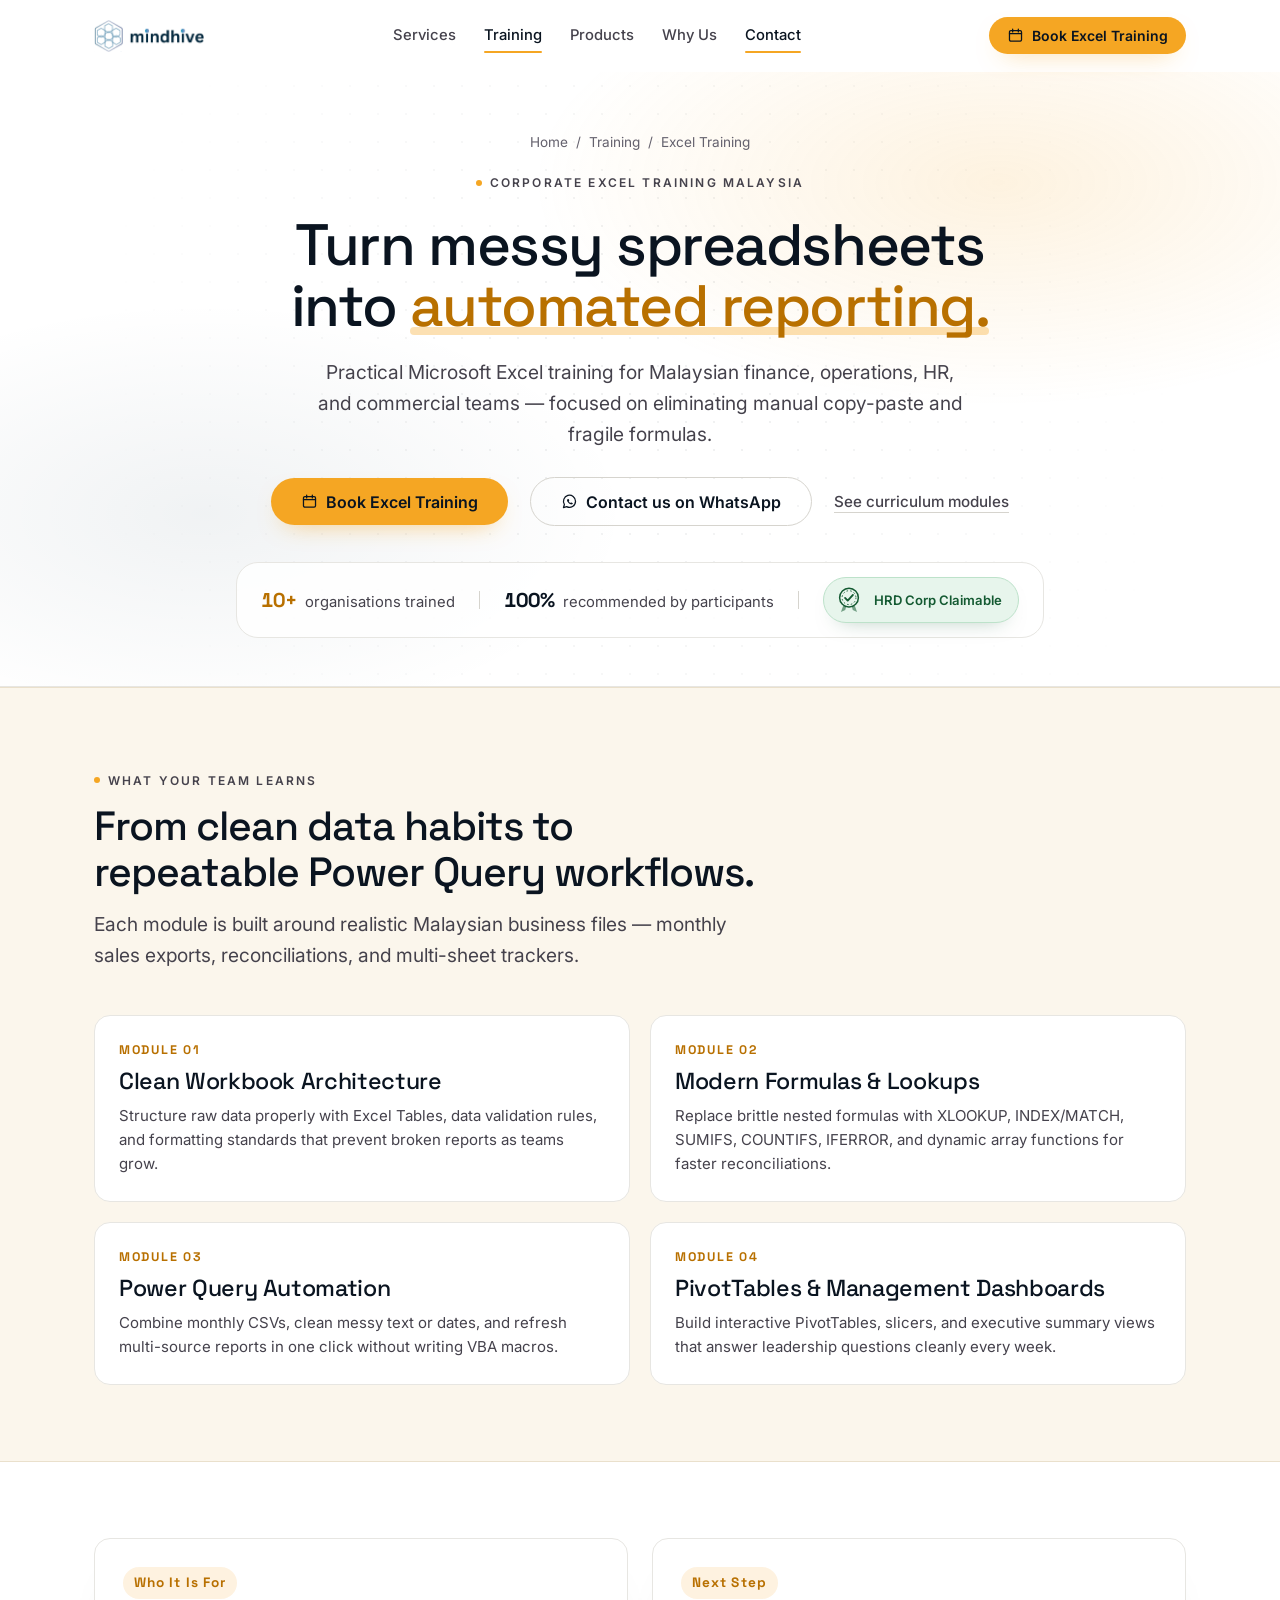
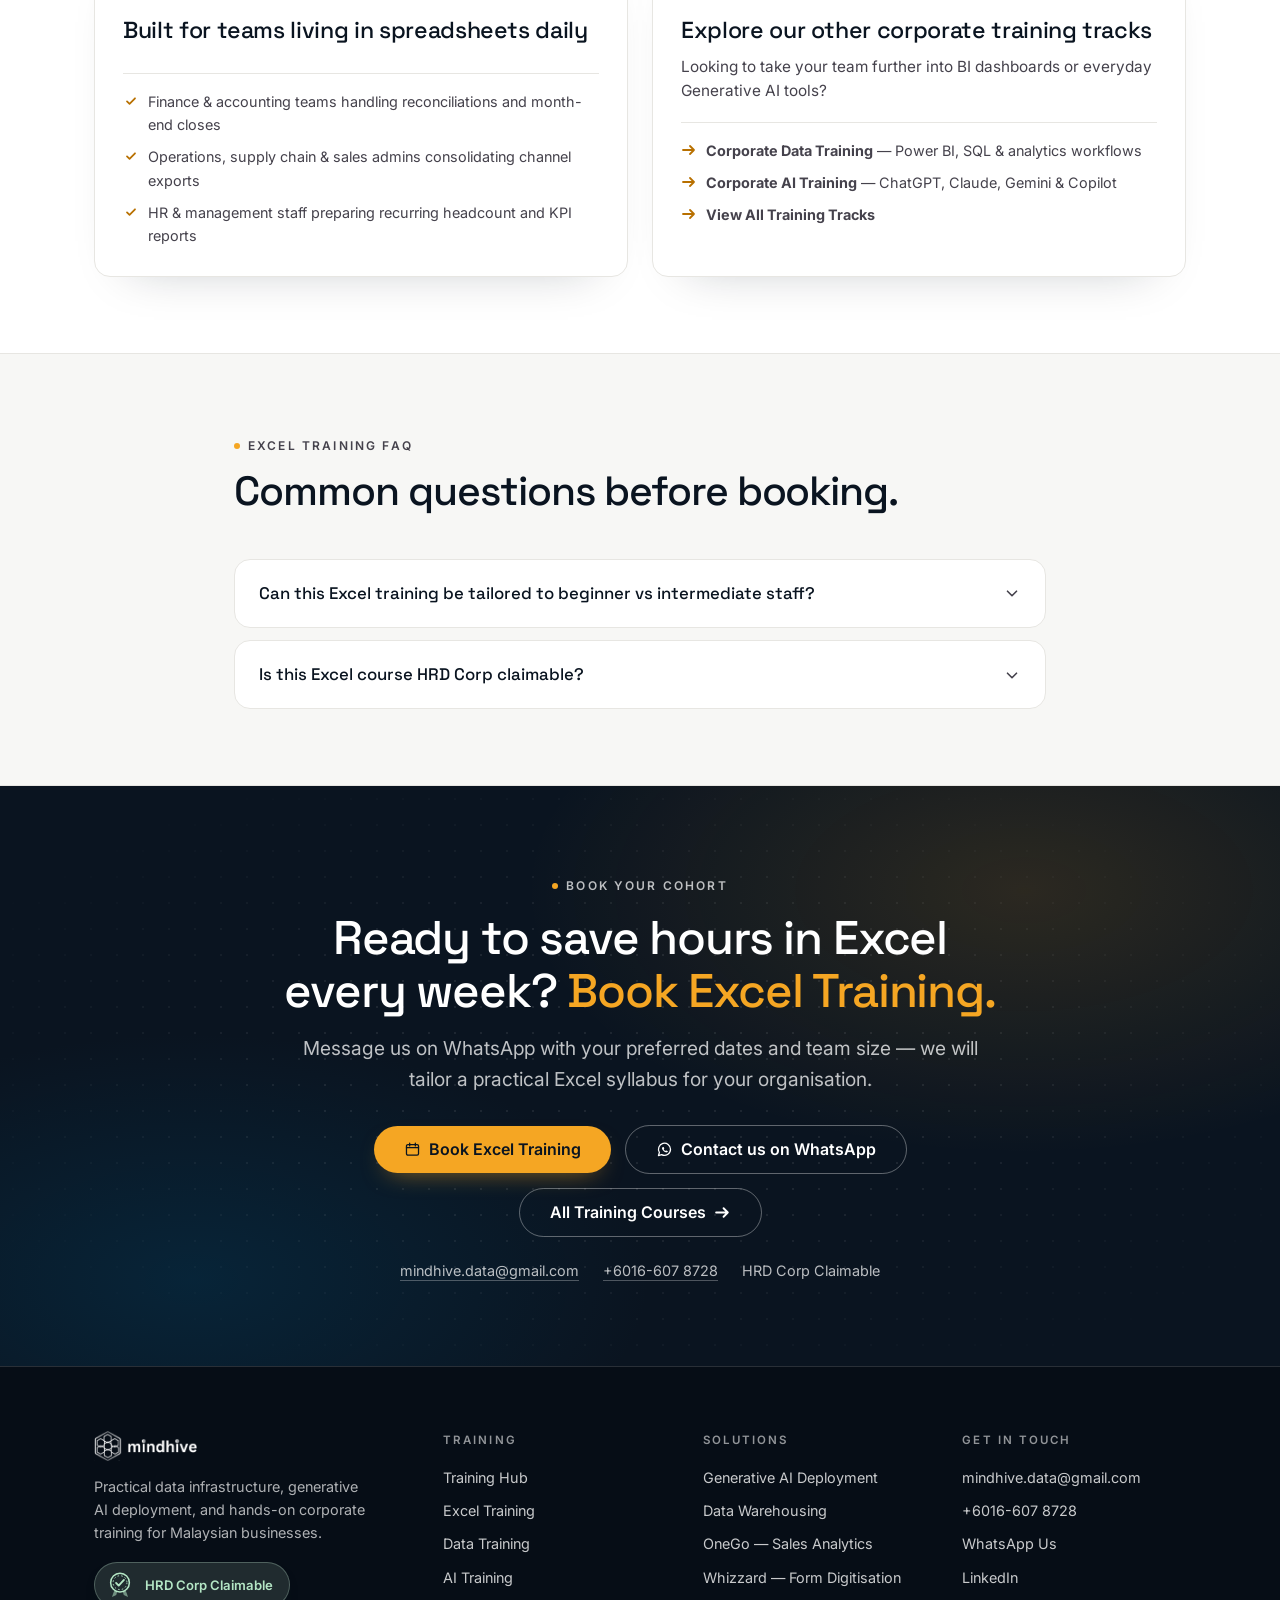
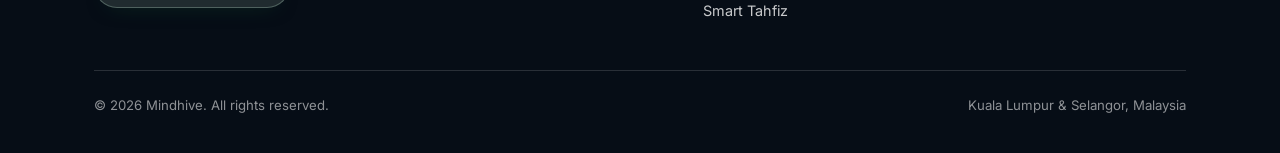
<file: excel-training/index.html>
<!DOCTYPE html>
<html lang="en">
<head>
<meta charset="utf-8">
<!-- Google tag (gtag.js) -->
<script async src="https://www.googletagmanager.com/gtag/js?id=G-8WL5PQEBXZ"></script>
<script>
  window.dataLayer = window.dataLayer || [];
  function gtag(){dataLayer.push(arguments);}
  gtag("js", new Date());
  gtag("config", "G-8WL5PQEBXZ");
</script>
<meta name="viewport" content="width=device-width, initial-scale=1">
<title>Corporate Excel Training Malaysia | Mindhive</title>
<meta name="description" content="Hands-on corporate Excel training in Malaysia — master modern formulas, Power Query, PivotTables, and automated reporting. HRD Corp Claimable.">
<meta name="theme-color" content="#FFFFFF">
<link rel="canonical" href="https://www.mindhive.my/excel-training/">
<link rel="icon" href="/favicon.png" type="image/png" sizes="256x256">
<link rel="apple-touch-icon" href="/favicon.png">

<meta property="og:type" content="website">
<meta property="og:site_name" content="Mindhive">
<meta property="og:title" content="Corporate Excel Training Malaysia | Mindhive">
<meta property="og:description" content="Hands-on corporate Excel training in Malaysia — modern formulas, Power Query, PivotTables, and clean reporting templates. HRD Corp Claimable.">
<meta property="og:url" content="https://www.mindhive.my/excel-training/">
<meta property="og:image" content="https://www.mindhive.my/og/excel-training.png">
<meta property="og:image:width" content="1200">
<meta property="og:image:height" content="630">
<meta property="og:locale" content="en_MY">

<meta name="twitter:card" content="summary_large_image">
<meta name="twitter:title" content="Corporate Excel Training Malaysia | Mindhive">
<meta name="twitter:description" content="Hands-on corporate Excel training in Malaysia — modern formulas, Power Query, PivotTables, and clean reporting templates.">
<meta name="twitter:image" content="https://www.mindhive.my/og/excel-training.png">

<link rel="preconnect" href="https://fonts.googleapis.com">
<link rel="preconnect" href="https://fonts.gstatic.com" crossorigin>
<link href="https://fonts.googleapis.com/css2?family=Space+Grotesk:wght@400;500;600;700&amp;family=Inter:wght@400;500;600;700&amp;display=swap" rel="stylesheet">
<link rel="stylesheet" href="/styles.css">

<script type="application/ld+json">
{
  "@context": "https://schema.org",
  "@type": "Course",
  "name": "Corporate Excel Training",
  "description": "Practical corporate Microsoft Excel training covering modern lookup and logic formulas, PivotTables, Power Query automation, and management dashboard design. HRD Corp Claimable.",
  "url": "https://www.mindhive.my/excel-training/",
  "provider": {
    "@type": "Organization",
    "name": "Mindhive",
    "sameAs": "https://www.linkedin.com/company/mindhiveintelligence"
  },
  "courseMode": ["onsite", "online"],
  "inLanguage": "en"
}
</script>
<script type="application/ld+json">
{
  "@context": "https://schema.org",
  "@type": "BreadcrumbList",
  "itemListElement": [
    {
      "@type": "ListItem",
      "position": 1,
      "name": "Home",
      "item": "https://www.mindhive.my/"
    },
    {
      "@type": "ListItem",
      "position": 2,
      "name": "Training",
      "item": "https://www.mindhive.my/training/"
    },
    {
      "@type": "ListItem",
      "position": 3,
      "name": "Excel Training",
      "item": "https://www.mindhive.my/excel-training/"
    }
  ]
}
</script>
</head>
<body>

<svg class="svgdefs" aria-hidden="true" focusable="false" width="0" height="0">
  <defs>
    <symbol id="ico-menu" viewBox="0 0 24 24">
      <path d="M4 7h16M4 12h16M4 17h16" fill="none" stroke="currentColor" stroke-width="2" stroke-linecap="round"/>
    </symbol>
    <symbol id="ico-arrow" viewBox="0 0 16 16">
      <path d="M2 8h11M9 4l4 4-4 4" fill="none" stroke="currentColor" stroke-width="1.8" stroke-linecap="round" stroke-linejoin="round"/>
    </symbol>
    <symbol id="ico-check" viewBox="0 0 20 20">
      <path d="M5 10.4l3.2 3.1L15 6.6" fill="none" stroke="currentColor" stroke-width="2.2" stroke-linecap="round" stroke-linejoin="round"/>
    </symbol>
    <symbol id="ico-chevron" viewBox="0 0 20 20">
      <path d="M5 8l5 5 5-5" fill="none" stroke="currentColor" stroke-width="1.8" stroke-linecap="round" stroke-linejoin="round"/>
    </symbol>
    <symbol id="badge-hrd" viewBox="0 0 32 32">
      <path d="M10 21.5L7.4 28.8 12 26.6 13.3 21.8Z" fill="currentColor" opacity="0.55"/>
      <path d="M22 21.5L24.6 28.8 20 26.6 18.7 21.8Z" fill="currentColor" opacity="0.55"/>
      <circle cx="16" cy="13.5" r="10" fill="none" stroke="currentColor" stroke-width="1.6"/>
      <circle cx="16" cy="13.5" r="7.4" fill="none" stroke="currentColor" stroke-width="1" stroke-dasharray="1.6 2.4"/>
      <path d="M11.8 13.8l2.8 2.8 5.6-6" fill="none" stroke="currentColor" stroke-width="2" stroke-linecap="round" stroke-linejoin="round"/>
    </symbol>
    <symbol id="ico-calendar" viewBox="0 0 24 24">
      <rect x="3.5" y="5" width="17" height="15" rx="2" fill="none" stroke="currentColor" stroke-width="1.8"/>
      <path d="M3.5 9.5h17M8 3v4M16 3v4" fill="none" stroke="currentColor" stroke-width="1.8" stroke-linecap="round"/>
    </symbol>
    <symbol id="ico-wa" viewBox="0 0 24 24">
      <path d="M20.5 11.7a8.5 8.5 0 0 1-12.5 7.5L3.5 20.5l1.3-4.3A8.5 8.5 0 1 1 20.5 11.7Z" fill="none" stroke="currentColor" stroke-width="1.8" stroke-linejoin="round"/>
      <path d="M9.3 8.8c.2-.4.4-.4.6-.4h.5c.2 0 .4.1.5.4l.7 1.6c.1.2 0 .4-.1.6l-.4.5c-.1.1-.2.3-.1.5.4.8 1.2 1.6 2 2 .2.1.4 0 .5-.1l.5-.4c.2-.1.4-.2.6-.1l1.6.7c.3.1.4.3.4.5v.5c0 .2 0 .4-.4.6-.5.4-1.4.6-2.5.3-1.4-.4-3.1-1.6-4.2-3.2-1.1-1.5-1.3-2.9-.6-3.6Z" fill="currentColor"/>
    </symbol>
  </defs>
</svg>

<a class="skip-link" href="#main">Skip to main content</a>

<!-- ============ NAV ============ -->
<header class="nav" id="nav">
  <div class="container nav__inner">
    <a class="nav__brand" href="/" aria-label="Mindhive Home">
      <img class="nav__logo" src="/logo.png" width="454" height="132" alt="Mindhive" fetchpriority="high" decoding="async">
    </a>

    <nav class="nav__links" id="navlinks" aria-label="Primary">
      <a class="nav__link" href="/#services">Services</a>
      <a class="nav__link is-active" href="/training/">Training</a>
      <a class="nav__link" href="/#products">Products</a>
      <a class="nav__link" href="/#why">Why Us</a>
      <a class="nav__link" href="#contact">Contact</a>
    </nav>

    <div class="nav__actions">
      <button type="button" class="btn btn--amber btn--sm" data-cal-link="ikmal-nordin-nyaq9g/30min" data-cal-namespace="30min" data-cal-config='{"layout":"month_view","useSlotsViewOnSmallScreen":"true"}'>
        <svg class="ico" aria-hidden="true"><use href="#ico-calendar"/></svg>
        Book Excel Training
      </button>
      <button class="nav__toggle" type="button" aria-expanded="false" aria-controls="navlinks" aria-label="Toggle navigation menu">
        <svg class="ico" aria-hidden="true"><use href="#ico-menu"/></svg>
      </button>
    </div>
  </div>
</header>

<main id="main">

  <!-- ============ HERO ============ -->
  <section class="hero hero--sub">
    <div class="hero__grid-bg" aria-hidden="true"></div>
    <div class="container">
      <div class="hero__inner">
        <nav class="hero__breadcrumb" aria-label="Breadcrumb">
          <a href="/">Home</a>
          <span aria-hidden="true">/</span>
          <a href="/training/">Training</a>
          <span aria-hidden="true">/</span>
          <span>Excel Training</span>
        </nav>

        <div>
          <span class="eyebrow">
            <span class="eyebrow__dot" aria-hidden="true"></span>
            Corporate Excel Training Malaysia
          </span>
        </div>

        <h1 class="hero__title">
          Turn messy spreadsheets into <em>automated reporting.</em>
        </h1>

        <p class="lead hero__lead">
          Practical Microsoft Excel training for Malaysian finance, operations, HR, and commercial teams — focused on eliminating manual copy-paste and fragile formulas.
        </p>

        <div class="hero__actions">
          <button type="button" class="btn btn--amber btn--lg" data-cal-link="ikmal-nordin-nyaq9g/30min" data-cal-namespace="30min" data-cal-config='{"layout":"month_view","useSlotsViewOnSmallScreen":"true"}'>
            <svg class="ico" aria-hidden="true"><use href="#ico-calendar"/></svg>
            Book Excel Training
          </button>
          <a class="btn btn--ghost-dark btn--lg" href="https://wa.me/60166078728?text=Hi%20Mindhive%2C%20I%27d%20like%20to%20book%20Excel%20Training%20for%20our%20team." target="_blank" rel="noopener noreferrer">
            <svg class="ico" aria-hidden="true"><use href="#ico-wa"/></svg>
            Contact us on WhatsApp
          </a>
          <a class="text-link" href="#curriculum">See curriculum modules</a>
        </div>

        <div class="stats" aria-label="Course proof">
          <div class="stat">
            <span class="stat__num stat__num--amber">10+</span>
            <span>organisations trained</span>
          </div>
          <span class="stat__sep" aria-hidden="true"></span>
          <div class="stat">
            <span class="stat__num">100%</span>
            <span>recommended by participants</span>
          </div>
          <span class="stat__sep" aria-hidden="true"></span>
          <span class="badge-seal">
            <svg class="badge-seal__icon" aria-hidden="true"><use href="#badge-hrd"/></svg>
            HRD Corp Claimable
          </span>
        </div>
      </div>
    </div>
  </section>

  <!-- ============ CURRICULUM ============ -->
  <section class="section section--brass" id="curriculum">
    <div class="container">
      <div class="section-head reveal">
        <span class="eyebrow">
          <span class="eyebrow__dot" aria-hidden="true"></span>
          What Your Team Learns
        </span>
        <h2>From clean data habits to repeatable Power Query workflows.</h2>
        <p class="lead">
          Each module is built around realistic Malaysian business files — monthly sales exports, reconciliations, and multi-sheet trackers.
        </p>
      </div>

      <div class="module-grid">
        <article class="module reveal">
          <div class="module__num">Module 01</div>
          <h3>Clean Workbook Architecture</h3>
          <p>Structure raw data properly with Excel Tables, data validation rules, and formatting standards that prevent broken reports as teams grow.</p>
        </article>
        <article class="module reveal">
          <div class="module__num">Module 02</div>
          <h3>Modern Formulas &amp; Lookups</h3>
          <p>Replace brittle nested formulas with XLOOKUP, INDEX/MATCH, SUMIFS, COUNTIFS, IFERROR, and dynamic array functions for faster reconciliations.</p>
        </article>
        <article class="module reveal">
          <div class="module__num">Module 03</div>
          <h3>Power Query Automation</h3>
          <p>Combine monthly CSVs, clean messy text or dates, and refresh multi-source reports in one click without writing VBA macros.</p>
        </article>
        <article class="module reveal">
          <div class="module__num">Module 04</div>
          <h3>PivotTables &amp; Management Dashboards</h3>
          <p>Build interactive PivotTables, slicers, and executive summary views that answer leadership questions cleanly every week.</p>
        </article>
      </div>
    </div>
  </section>

  <!-- ============ WHO IT'S FOR & RELATED ============ -->
  <section class="section">
    <div class="container">
      <div class="grid-2">
        <article class="card reveal">
          <div class="card__top">
            <span class="card__num">Who It Is For</span>
          </div>
          <h3 class="card__title">Built for teams living in spreadsheets daily</h3>
          <ul class="card__list">
            <li><svg class="ico" aria-hidden="true"><use href="#ico-check"/></svg><span>Finance &amp; accounting teams handling reconciliations and month-end closes</span></li>
            <li><svg class="ico" aria-hidden="true"><use href="#ico-check"/></svg><span>Operations, supply chain &amp; sales admins consolidating channel exports</span></li>
            <li><svg class="ico" aria-hidden="true"><use href="#ico-check"/></svg><span>HR &amp; management staff preparing recurring headcount and KPI reports</span></li>
          </ul>
        </article>

        <article class="card reveal">
          <div class="card__top">
            <span class="card__num">Next Step</span>
          </div>
          <h3 class="card__title">Explore our other corporate training tracks</h3>
          <p class="card__desc">
            Looking to take your team further into BI dashboards or everyday Generative AI tools?
          </p>
          <ul class="card__list">
            <li><svg class="ico" aria-hidden="true"><use href="#ico-arrow"/></svg><a href="/data-training/"><strong>Corporate Data Training</strong> — Power BI, SQL &amp; analytics workflows</a></li>
            <li><svg class="ico" aria-hidden="true"><use href="#ico-arrow"/></svg><a href="/ai-training/"><strong>Corporate AI Training</strong> — ChatGPT, Claude, Gemini &amp; Copilot</a></li>
            <li><svg class="ico" aria-hidden="true"><use href="#ico-arrow"/></svg><a href="/training/"><strong>View All Training Tracks</strong></a></li>
          </ul>
        </article>
      </div>
    </div>
  </section>

  <!-- ============ FAQ ============ -->
  <section class="section section--alt">
    <div class="container container--narrow">
      <div class="section-head reveal">
        <span class="eyebrow">
          <span class="eyebrow__dot" aria-hidden="true"></span>
          Excel Training FAQ
        </span>
        <h2>Common questions before booking.</h2>
      </div>

      <div class="faq-list reveal">
        <details class="faq-item">
          <summary>
            Can this Excel training be tailored to beginner vs intermediate staff?
            <svg class="ico" aria-hidden="true"><use href="#ico-chevron"/></svg>
          </summary>
          <div class="faq-item__body">
            Yes. We adapt the pace and exercises based on a quick pre-training check of your cohort so beginners feel supported while intermediate users spend more time on XLOOKUP, Power Query, and dashboards.
          </div>
        </details>

        <details class="faq-item">
          <summary>
            Is this Excel course HRD Corp claimable?
            <svg class="ico" aria-hidden="true"><use href="#ico-chevron"/></svg>
          </summary>
          <div class="faq-item__body">
            Yes — our corporate Excel training is HRD Corp Claimable. Contact us via WhatsApp and we will share the course outline for your HR submission.
          </div>
        </details>
      </div>
    </div>
  </section>

  <!-- ============ CTA BAND ============ -->
  <section class="section section--ink ctaband" id="contact">
    <div class="dot-field" aria-hidden="true"></div>
    <div class="container">
      <div class="ctaband__inner reveal">
        <span class="eyebrow">
          <span class="eyebrow__dot" aria-hidden="true"></span>
          Book Your Cohort
        </span>
        <h2>Ready to save hours in Excel every week? <em>Book Excel Training.</em></h2>
        <p class="lead">
          Message us on WhatsApp with your preferred dates and team size — we will tailor a practical Excel syllabus for your organisation.
        </p>

        <div class="ctaband__actions">
          <button type="button" class="btn btn--amber btn--lg" data-cal-link="ikmal-nordin-nyaq9g/30min" data-cal-namespace="30min" data-cal-config='{"layout":"month_view","useSlotsViewOnSmallScreen":"true"}'>
            <svg class="ico" aria-hidden="true"><use href="#ico-calendar"/></svg>
            Book Excel Training
          </button>
          <a class="btn btn--ghost-light btn--lg" href="https://wa.me/60166078728?text=Hi%20Mindhive%2C%20I%27d%20like%20to%20book%20Excel%20Training%20for%20our%20team." target="_blank" rel="noopener noreferrer">
            <svg class="ico" aria-hidden="true"><use href="#ico-wa"/></svg>
            Contact us on WhatsApp
          </a>
          <a class="btn btn--ghost-light btn--lg" href="/training/">
            All Training Courses
            <svg class="ico ico--arrow" aria-hidden="true"><use href="#ico-arrow"/></svg>
          </a>
        </div>

        <div class="ctaband__meta">
          <a href="mailto:mindhive.data@gmail.com">mindhive.data@gmail.com</a>
          <a href="tel:+60166078728">+6016-607 8728</a>
          <span>HRD Corp Claimable</span>
        </div>
      </div>
    </div>
  </section>

</main>

<!-- ============ FOOTER ============ -->
<footer class="foot">
  <div class="container">
    <div class="foot__grid">
      <div>
        <a href="/" aria-label="Mindhive Home">
          <img class="foot__logo" src="/logo-white.png" width="454" height="132" alt="Mindhive" loading="lazy" decoding="async">
        </a>
        <p class="foot__tagline">
          Practical data infrastructure, generative AI deployment, and hands-on corporate training for Malaysian businesses.
        </p>
        <div class="foot__badge">
          <span class="badge-seal badge-seal--dark">
            <svg class="badge-seal__icon" aria-hidden="true"><use href="#badge-hrd"/></svg>
            HRD Corp Claimable
          </span>
        </div>
      </div>

      <div>
        <p class="foot__heading">Training</p>
        <ul class="foot__list">
          <li><a href="/training/">Training Hub</a></li>
          <li><a href="/excel-training/">Excel Training</a></li>
          <li><a href="/data-training/">Data Training</a></li>
          <li><a href="/ai-training/">AI Training</a></li>
        </ul>
      </div>

      <div>
        <p class="foot__heading">Solutions</p>
        <ul class="foot__list">
          <li><a href="/#services">Generative AI Deployment</a></li>
          <li><a href="/#services">Data Warehousing</a></li>
          <li><a href="/#products">OneGo — Sales Analytics</a></li>
          <li><a href="/#products">Whizzard — Form Digitisation</a></li>
          <li><a href="/#products">Smart Tahfiz</a></li>
        </ul>
      </div>

      <div>
        <p class="foot__heading">Get in Touch</p>
        <ul class="foot__list">
          <li><a href="mailto:mindhive.data@gmail.com">mindhive.data@gmail.com</a></li>
          <li><a href="tel:+60166078728">+6016-607 8728</a></li>
          <li><a href="https://wa.me/60166078728?text=Hi%20Mindhive%2C%20I%27d%20like%20to%20enquire%20about%20Excel%20Training." target="_blank" rel="noopener noreferrer">WhatsApp Us</a></li>
          <li><a href="https://www.linkedin.com/company/mindhiveintelligence" target="_blank" rel="noopener noreferrer">LinkedIn</a></li>
        </ul>
      </div>
    </div>

    <div class="foot__bottom">
      <p>&copy; <span id="year">2026</span> Mindhive. All rights reserved.</p>
      <p>Kuala Lumpur &amp; Selangor, Malaysia</p>
    </div>
  </div>
</footer>

<script src="/script.js" defer></script>

<!-- Cal element-click embed code begins -->
<script type="text/javascript">
  (function (C, A, L) { let p = function (a, ar) { a.q.push(ar); }; let d = C.document; C.Cal = C.Cal || function () { let cal = C.Cal; let ar = arguments; if (!cal.loaded) { cal.ns = {}; cal.q = cal.q || []; d.head.appendChild(d.createElement("script")).src = A; cal.loaded = true; } if (ar[0] === L) { const api = function () { p(api, arguments); }; const namespace = ar[1]; api.q = api.q || []; if(typeof namespace === "string"){cal.ns[namespace] = cal.ns[namespace] || api;p(cal.ns[namespace], ar);p(cal, ["initNamespace", namespace]);} else p(cal, ar); return;} p(cal, ar); }; })(window, "https://app.cal.com/embed/embed.js", "init");
  Cal("init", "30min", {origin:"https://app.cal.com"});
  Cal.config = Cal.config || {};
  Cal.config.forwardQueryParams = true;
  Cal.ns["30min"]("ui", {"hideEventTypeDetails":false,"layout":"month_view"});
</script>
<!-- Cal element-click embed code ends -->
</body>
</html>
</file>
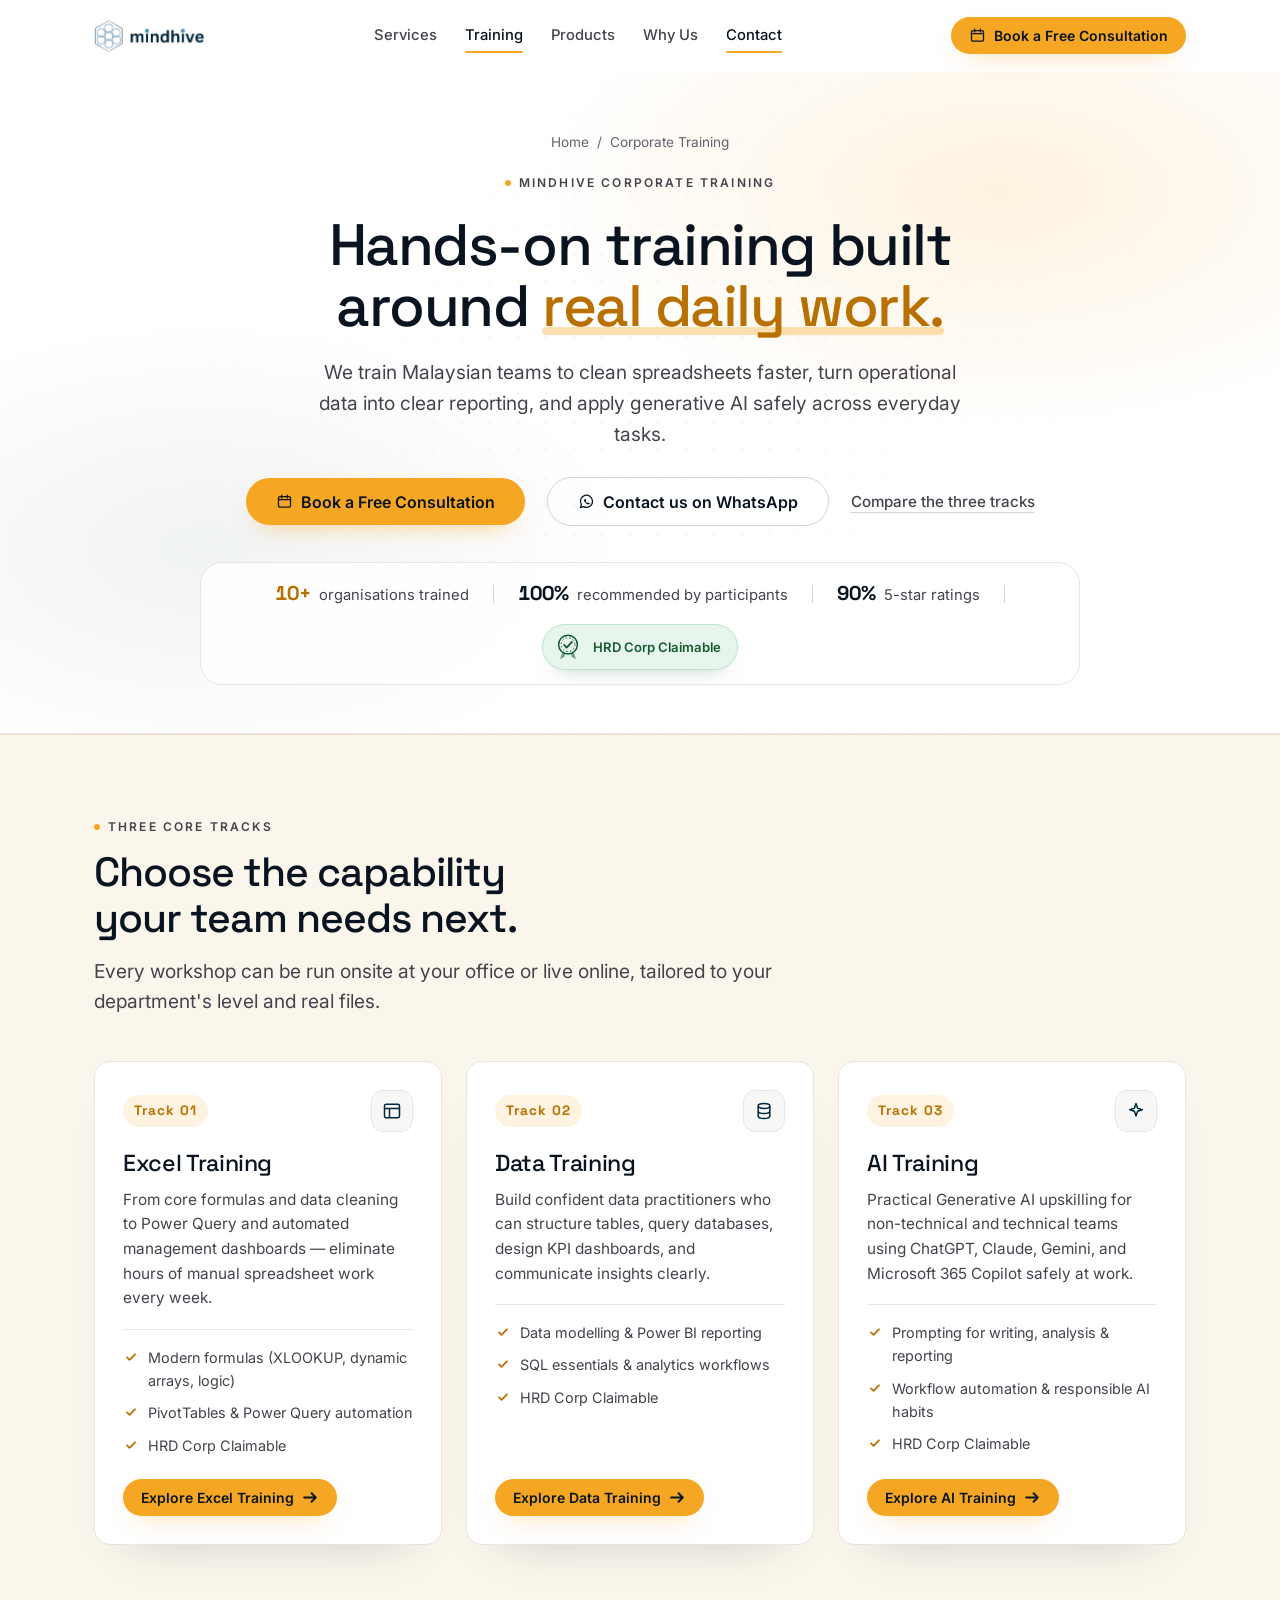
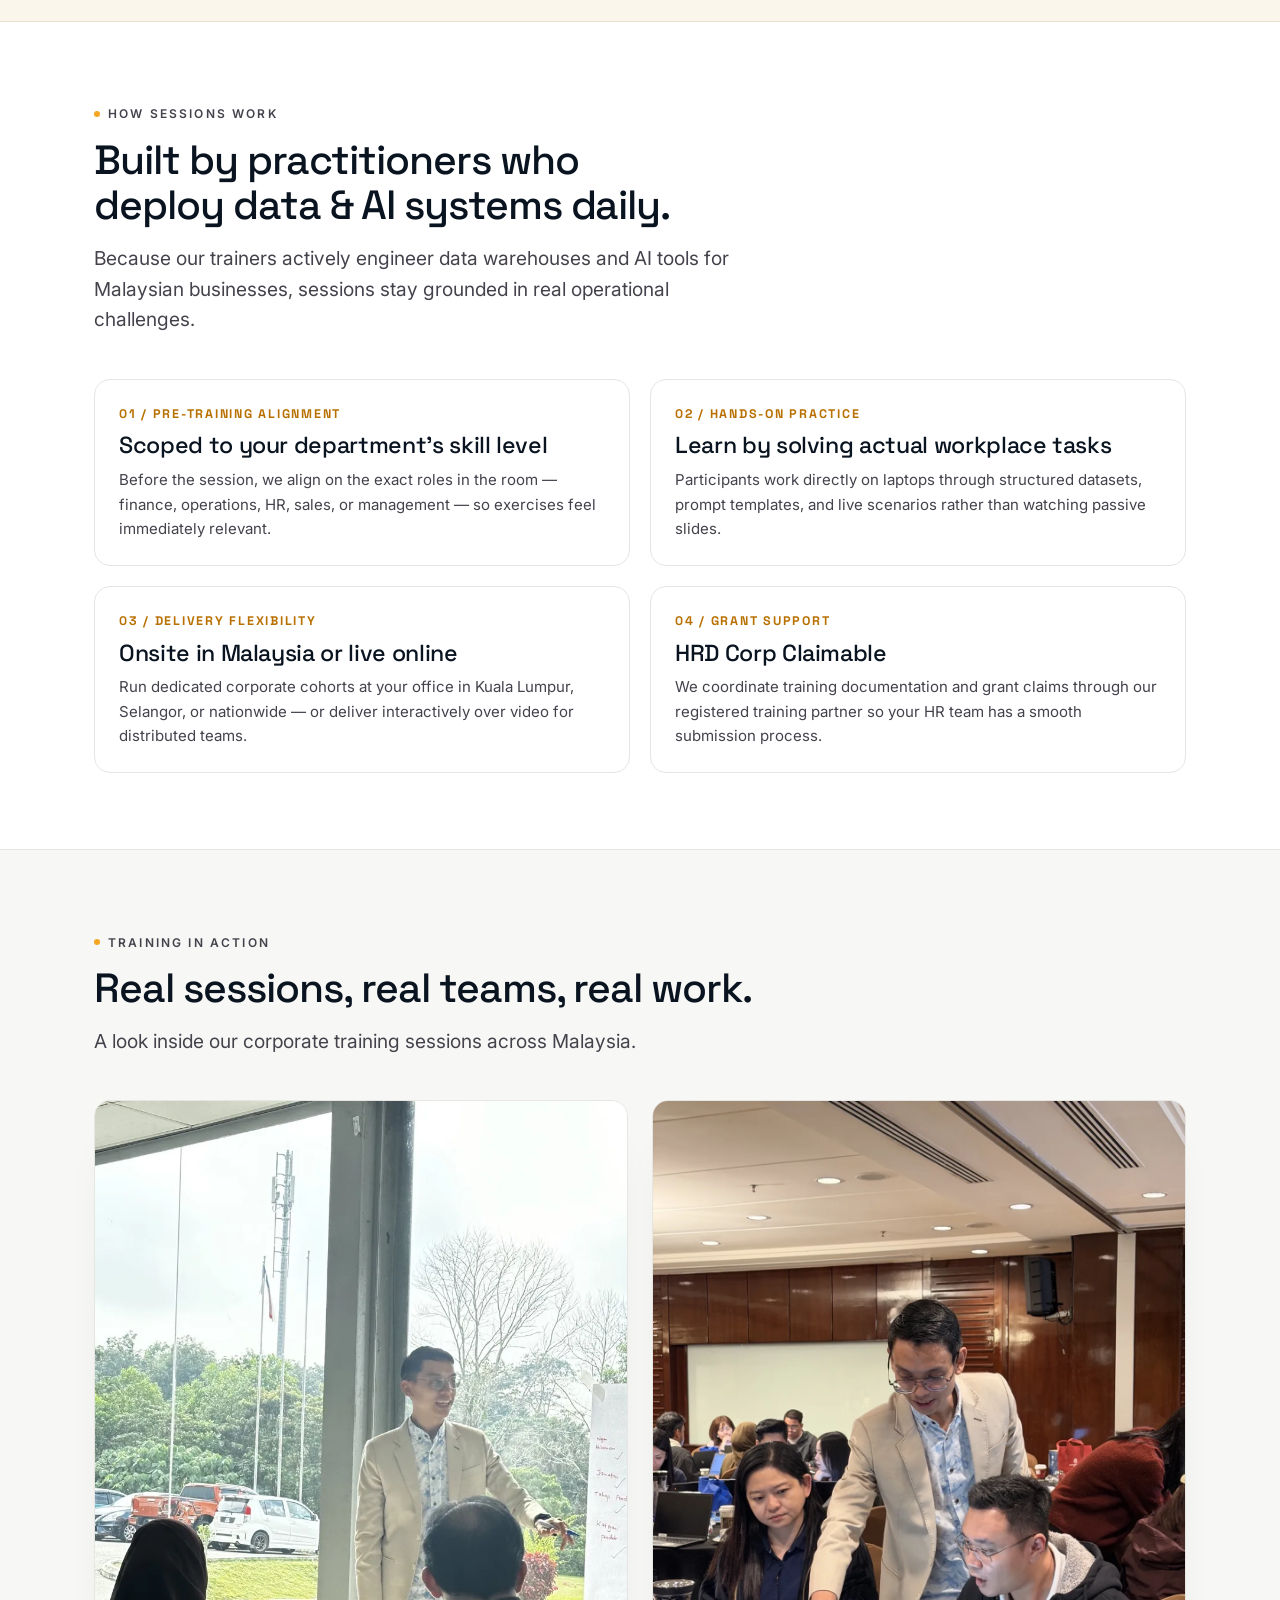
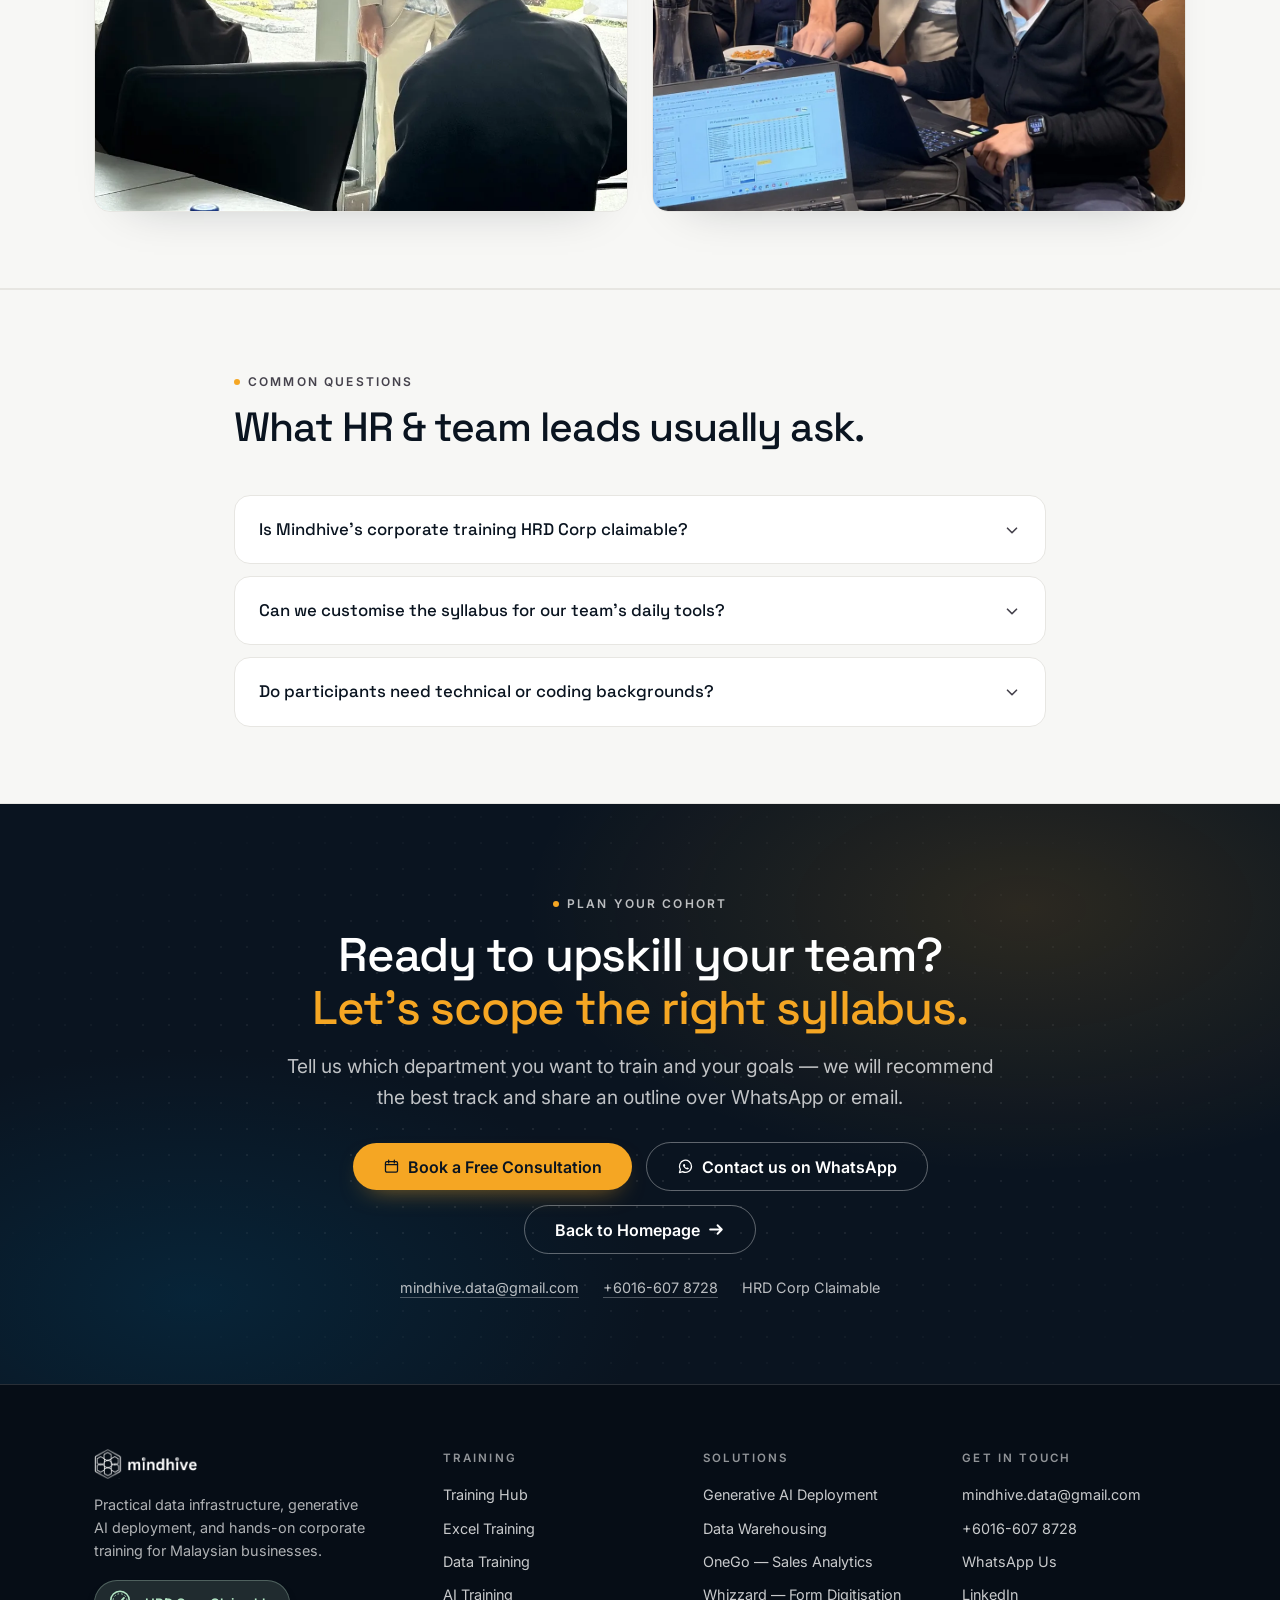
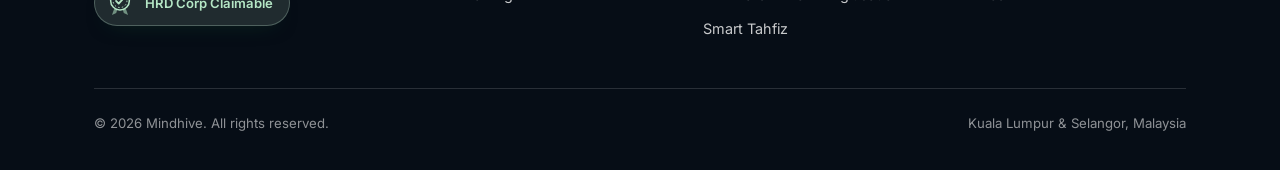
<file: training/index.html>
<!DOCTYPE html>
<html lang="en">
<head>
<meta charset="utf-8">
<!-- Google tag (gtag.js) -->
<script async src="https://www.googletagmanager.com/gtag/js?id=G-8WL5PQEBXZ"></script>
<script>
  window.dataLayer = window.dataLayer || [];
  function gtag(){dataLayer.push(arguments);}
  gtag("js", new Date());
  gtag("config", "G-8WL5PQEBXZ");
</script>
<meta name="viewport" content="width=device-width, initial-scale=1">
<title>Corporate Excel, Data &amp; AI Training Malaysia | Mindhive</title>
<meta name="description" content="Hands-on corporate Excel, Data Analytics, and Generative AI training for Malaysian teams. HRD Corp Claimable.">
<meta name="theme-color" content="#FFFFFF">
<link rel="canonical" href="https://www.mindhive.my/training/">
<link rel="icon" href="/favicon.png" type="image/png" sizes="256x256">
<link rel="apple-touch-icon" href="/favicon.png">

<meta property="og:type" content="website">
<meta property="og:site_name" content="Mindhive">
<meta property="og:title" content="Corporate Excel, Data &amp; AI Training Malaysia | Mindhive">
<meta property="og:description" content="Hands-on corporate Excel, Data Analytics, and Generative AI training for Malaysian teams. HRD Corp Claimable.">
<meta property="og:url" content="https://www.mindhive.my/training/">
<meta property="og:image" content="https://www.mindhive.my/og/training.png">
<meta property="og:image:width" content="1200">
<meta property="og:image:height" content="630">
<meta property="og:locale" content="en_MY">

<meta name="twitter:card" content="summary_large_image">
<meta name="twitter:title" content="Corporate Excel, Data &amp; AI Training Malaysia | Mindhive">
<meta name="twitter:description" content="Hands-on corporate Excel, Data Analytics, and Generative AI training for Malaysian teams. HRD Corp Claimable.">
<meta name="twitter:image" content="https://www.mindhive.my/og/training.png">

<link rel="preconnect" href="https://fonts.googleapis.com">
<link rel="preconnect" href="https://fonts.gstatic.com" crossorigin>
<link href="https://fonts.googleapis.com/css2?family=Space+Grotesk:wght@400;500;600;700&amp;family=Inter:wght@400;500;600;700&amp;display=swap" rel="stylesheet">
<link rel="stylesheet" href="/styles.css">

<script type="application/ld+json">
{
  "@context": "https://schema.org",
  "@type": "ItemList",
  "name": "Mindhive Corporate Training Programmes",
  "description": "HRD Corp Claimable Excel, Data, and AI training programmes for Malaysian organisations.",
  "url": "https://www.mindhive.my/training/",
  "itemListElement": [
    {
      "@type": "ListItem",
      "position": 1,
      "name": "Corporate Excel Training",
      "url": "https://www.mindhive.my/excel-training/"
    },
    {
      "@type": "ListItem",
      "position": 2,
      "name": "Corporate Data Training",
      "url": "https://www.mindhive.my/data-training/"
    },
    {
      "@type": "ListItem",
      "position": 3,
      "name": "Corporate AI Training",
      "url": "https://www.mindhive.my/ai-training/"
    }
  ]
}
</script>
<script type="application/ld+json">
{
  "@context": "https://schema.org",
  "@type": "BreadcrumbList",
  "itemListElement": [
    {
      "@type": "ListItem",
      "position": 1,
      "name": "Home",
      "item": "https://www.mindhive.my/"
    },
    {
      "@type": "ListItem",
      "position": 2,
      "name": "Training",
      "item": "https://www.mindhive.my/training/"
    }
  ]
}
</script>
</head>
<body>

<svg class="svgdefs" aria-hidden="true" focusable="false" width="0" height="0">
  <defs>
    <symbol id="ico-menu" viewBox="0 0 24 24">
      <path d="M4 7h16M4 12h16M4 17h16" fill="none" stroke="currentColor" stroke-width="2" stroke-linecap="round"/>
    </symbol>
    <symbol id="ico-arrow" viewBox="0 0 16 16">
      <path d="M2 8h11M9 4l4 4-4 4" fill="none" stroke="currentColor" stroke-width="1.8" stroke-linecap="round" stroke-linejoin="round"/>
    </symbol>
    <symbol id="ico-check" viewBox="0 0 20 20">
      <path d="M5 10.4l3.2 3.1L15 6.6" fill="none" stroke="currentColor" stroke-width="2.2" stroke-linecap="round" stroke-linejoin="round"/>
    </symbol>
    <symbol id="ico-table" viewBox="0 0 24 24">
      <rect x="3" y="4" width="18" height="16" rx="2" fill="none" stroke="currentColor" stroke-width="1.8"/>
      <path d="M3 9h18M9 9v11" fill="none" stroke="currentColor" stroke-width="1.8"/>
    </symbol>
    <symbol id="ico-database" viewBox="0 0 24 24">
      <ellipse cx="12" cy="6" rx="7" ry="3" fill="none" stroke="currentColor" stroke-width="1.8"/>
      <path d="M5 6v6c0 1.66 3.13 3 7 3s7-1.34 7-3V6M5 12v6c0 1.66 3.13 3 7 3s7-1.34 7-3v-6" fill="none" stroke="currentColor" stroke-width="1.8"/>
    </symbol>
    <symbol id="ico-spark" viewBox="0 0 24 24">
      <path d="M12 3l1.9 5.6L19.5 10.5l-5.6 1.9L12 18l-1.9-5.6L4.5 10.5l5.6-1.9L12 3z" fill="none" stroke="currentColor" stroke-width="1.8" stroke-linejoin="round"/>
    </symbol>
    <symbol id="ico-chevron" viewBox="0 0 20 20">
      <path d="M5 8l5 5 5-5" fill="none" stroke="currentColor" stroke-width="1.8" stroke-linecap="round" stroke-linejoin="round"/>
    </symbol>
    <symbol id="badge-hrd" viewBox="0 0 32 32">
      <path d="M10 21.5L7.4 28.8 12 26.6 13.3 21.8Z" fill="currentColor" opacity="0.55"/>
      <path d="M22 21.5L24.6 28.8 20 26.6 18.7 21.8Z" fill="currentColor" opacity="0.55"/>
      <circle cx="16" cy="13.5" r="10" fill="none" stroke="currentColor" stroke-width="1.6"/>
      <circle cx="16" cy="13.5" r="7.4" fill="none" stroke="currentColor" stroke-width="1" stroke-dasharray="1.6 2.4"/>
      <path d="M11.8 13.8l2.8 2.8 5.6-6" fill="none" stroke="currentColor" stroke-width="2" stroke-linecap="round" stroke-linejoin="round"/>
    </symbol>
    <symbol id="ico-calendar" viewBox="0 0 24 24">
      <rect x="3.5" y="5" width="17" height="15" rx="2" fill="none" stroke="currentColor" stroke-width="1.8"/>
      <path d="M3.5 9.5h17M8 3v4M16 3v4" fill="none" stroke="currentColor" stroke-width="1.8" stroke-linecap="round"/>
    </symbol>
    <symbol id="ico-wa" viewBox="0 0 24 24">
      <path d="M20.5 11.7a8.5 8.5 0 0 1-12.5 7.5L3.5 20.5l1.3-4.3A8.5 8.5 0 1 1 20.5 11.7Z" fill="none" stroke="currentColor" stroke-width="1.8" stroke-linejoin="round"/>
      <path d="M9.3 8.8c.2-.4.4-.4.6-.4h.5c.2 0 .4.1.5.4l.7 1.6c.1.2 0 .4-.1.6l-.4.5c-.1.1-.2.3-.1.5.4.8 1.2 1.6 2 2 .2.1.4 0 .5-.1l.5-.4c.2-.1.4-.2.6-.1l1.6.7c.3.1.4.3.4.5v.5c0 .2 0 .4-.4.6-.5.4-1.4.6-2.5.3-1.4-.4-3.1-1.6-4.2-3.2-1.1-1.5-1.3-2.9-.6-3.6Z" fill="currentColor"/>
    </symbol>
  </defs>
</svg>

<a class="skip-link" href="#main">Skip to main content</a>

<!-- ============ NAV ============ -->
<header class="nav" id="nav">
  <div class="container nav__inner">
    <a class="nav__brand" href="/" aria-label="Mindhive Home">
      <img class="nav__logo" src="/logo.png" width="454" height="132" alt="Mindhive" fetchpriority="high" decoding="async">
    </a>

    <nav class="nav__links" id="navlinks" aria-label="Primary">
      <a class="nav__link" href="/#services">Services</a>
      <a class="nav__link is-active" href="/training/">Training</a>
      <a class="nav__link" href="/#products">Products</a>
      <a class="nav__link" href="/#why">Why Us</a>
      <a class="nav__link" href="#contact">Contact</a>
    </nav>

    <div class="nav__actions">
      <button type="button" class="btn btn--amber btn--sm" data-cal-link="ikmal-nordin-nyaq9g/30min" data-cal-namespace="30min" data-cal-config='{"layout":"month_view","useSlotsViewOnSmallScreen":"true"}'>
        <svg class="ico" aria-hidden="true"><use href="#ico-calendar"/></svg>
        Book a Free Consultation
      </button>
      <button class="nav__toggle" type="button" aria-expanded="false" aria-controls="navlinks" aria-label="Toggle navigation menu">
        <svg class="ico" aria-hidden="true"><use href="#ico-menu"/></svg>
      </button>
    </div>
  </div>
</header>

<main id="main">

  <!-- ============ HERO ============ -->
  <section class="hero hero--sub">
    <div class="hero__grid-bg" aria-hidden="true"></div>
    <div class="container">
      <div class="hero__inner">
        <nav class="hero__breadcrumb" aria-label="Breadcrumb">
          <a href="/">Home</a>
          <span aria-hidden="true">/</span>
          <span>Corporate Training</span>
        </nav>

        <div>
          <span class="eyebrow">
            <span class="eyebrow__dot" aria-hidden="true"></span>
            Mindhive Corporate Training
          </span>
        </div>

        <h1 class="hero__title">
          Hands-on training built around <em>real daily work.</em>
        </h1>

        <p class="lead hero__lead">
          We train Malaysian teams to clean spreadsheets faster, turn operational data into clear reporting, and apply generative AI safely across everyday tasks.
        </p>

        <div class="hero__actions">
          <button type="button" class="btn btn--amber btn--lg" data-cal-link="ikmal-nordin-nyaq9g/30min" data-cal-namespace="30min" data-cal-config='{"layout":"month_view","useSlotsViewOnSmallScreen":"true"}'>
            <svg class="ico" aria-hidden="true"><use href="#ico-calendar"/></svg>
            Book a Free Consultation
          </button>
          <a class="btn btn--ghost-dark btn--lg" href="https://wa.me/60166078728?text=Hi%20Mindhive%2C%20I%27d%20like%20to%20book%20a%20free%20training%20consultation." target="_blank" rel="noopener noreferrer">
            <svg class="ico" aria-hidden="true"><use href="#ico-wa"/></svg>
            Contact us on WhatsApp
          </a>
          <a class="text-link" href="#courses">Compare the three tracks</a>
        </div>

        <div class="stats" aria-label="Training track record">
          <div class="stat">
            <span class="stat__num stat__num--amber">10+</span>
            <span>organisations trained</span>
          </div>
          <span class="stat__sep" aria-hidden="true"></span>
          <div class="stat">
            <span class="stat__num">100%</span>
            <span>recommended by participants</span>
          </div>
          <span class="stat__sep" aria-hidden="true"></span>
          <div class="stat">
            <span class="stat__num">90%</span>
            <span>5-star ratings</span>
          </div>
          <span class="stat__sep" aria-hidden="true"></span>
          <span class="badge-seal">
            <svg class="badge-seal__icon" aria-hidden="true"><use href="#badge-hrd"/></svg>
            HRD Corp Claimable
          </span>
        </div>
      </div>
    </div>
  </section>

  <!-- ============ COURSE HUB ============ -->
  <section class="section section--brass" id="courses">
    <div class="container">
      <div class="section-head reveal">
        <span class="eyebrow">
          <span class="eyebrow__dot" aria-hidden="true"></span>
          Three Core Tracks
        </span>
        <h2>Choose the capability your team needs next.</h2>
        <p class="lead">
          Every workshop can be run onsite at your office or live online, tailored to your department's level and real files.
        </p>
      </div>

      <div class="grid-3">
        <article class="card reveal">
          <div class="card__top">
            <span class="card__num">Track 01</span>
            <span class="card__icon" aria-hidden="true">
              <svg class="ico"><use href="#ico-table"/></svg>
            </span>
          </div>
          <h3 class="card__title">Excel Training</h3>
          <p class="card__desc">
            From core formulas and data cleaning to Power Query and automated management dashboards — eliminate hours of manual spreadsheet work every week.
          </p>
          <ul class="card__list">
            <li><svg class="ico" aria-hidden="true"><use href="#ico-check"/></svg><span>Modern formulas (XLOOKUP, dynamic arrays, logic)</span></li>
            <li><svg class="ico" aria-hidden="true"><use href="#ico-check"/></svg><span>PivotTables &amp; Power Query automation</span></li>
            <li><svg class="ico" aria-hidden="true"><use href="#ico-check"/></svg><span>HRD Corp Claimable</span></li>
          </ul>
          <div class="card__foot">
            <a class="btn btn--amber btn--sm" href="/excel-training/">
              Explore Excel Training
              <svg class="ico ico--arrow" aria-hidden="true"><use href="#ico-arrow"/></svg>
            </a>
          </div>
        </article>

        <article class="card reveal">
          <div class="card__top">
            <span class="card__num">Track 02</span>
            <span class="card__icon" aria-hidden="true">
              <svg class="ico"><use href="#ico-database"/></svg>
            </span>
          </div>
          <h3 class="card__title">Data Training</h3>
          <p class="card__desc">
            Build confident data practitioners who can structure tables, query databases, design KPI dashboards, and communicate insights clearly.
          </p>
          <ul class="card__list">
            <li><svg class="ico" aria-hidden="true"><use href="#ico-check"/></svg><span>Data modelling &amp; Power BI reporting</span></li>
            <li><svg class="ico" aria-hidden="true"><use href="#ico-check"/></svg><span>SQL essentials &amp; analytics workflows</span></li>
            <li><svg class="ico" aria-hidden="true"><use href="#ico-check"/></svg><span>HRD Corp Claimable</span></li>
          </ul>
          <div class="card__foot">
            <a class="btn btn--amber btn--sm" href="/data-training/">
              Explore Data Training
              <svg class="ico ico--arrow" aria-hidden="true"><use href="#ico-arrow"/></svg>
            </a>
          </div>
        </article>

        <article class="card reveal">
          <div class="card__top">
            <span class="card__num">Track 03</span>
            <span class="card__icon" aria-hidden="true">
              <svg class="ico"><use href="#ico-spark"/></svg>
            </span>
          </div>
          <h3 class="card__title">AI Training</h3>
          <p class="card__desc">
            Practical Generative AI upskilling for non-technical and technical teams using ChatGPT, Claude, Gemini, and Microsoft 365 Copilot safely at work.
          </p>
          <ul class="card__list">
            <li><svg class="ico" aria-hidden="true"><use href="#ico-check"/></svg><span>Prompting for writing, analysis &amp; reporting</span></li>
            <li><svg class="ico" aria-hidden="true"><use href="#ico-check"/></svg><span>Workflow automation &amp; responsible AI habits</span></li>
            <li><svg class="ico" aria-hidden="true"><use href="#ico-check"/></svg><span>HRD Corp Claimable</span></li>
          </ul>
          <div class="card__foot">
            <a class="btn btn--amber btn--sm" href="/ai-training/">
              Explore AI Training
              <svg class="ico ico--arrow" aria-hidden="true"><use href="#ico-arrow"/></svg>
            </a>
          </div>
        </article>
      </div>
    </div>
  </section>

  <!-- ============ HOW WE DELIVER ============ -->
  <section class="section">
    <div class="container">
      <div class="section-head reveal">
        <span class="eyebrow">
          <span class="eyebrow__dot" aria-hidden="true"></span>
          How Sessions Work
        </span>
        <h2>Built by practitioners who deploy data &amp; AI systems daily.</h2>
        <p class="lead">
          Because our trainers actively engineer data warehouses and AI tools for Malaysian businesses, sessions stay grounded in real operational challenges.
        </p>
      </div>

      <div class="module-grid">
        <article class="module reveal">
          <div class="module__num">01 / Pre-Training Alignment</div>
          <h3>Scoped to your department's skill level</h3>
          <p>Before the session, we align on the exact roles in the room — finance, operations, HR, sales, or management — so exercises feel immediately relevant.</p>
        </article>
        <article class="module reveal">
          <div class="module__num">02 / Hands-On Practice</div>
          <h3>Learn by solving actual workplace tasks</h3>
          <p>Participants work directly on laptops through structured datasets, prompt templates, and live scenarios rather than watching passive slides.</p>
        </article>
        <article class="module reveal">
          <div class="module__num">03 / Delivery Flexibility</div>
          <h3>Onsite in Malaysia or live online</h3>
          <p>Run dedicated corporate cohorts at your office in Kuala Lumpur, Selangor, or nationwide — or deliver interactively over video for distributed teams.</p>
        </article>
        <article class="module reveal">
          <div class="module__num">04 / Grant Support</div>
          <h3>HRD Corp Claimable</h3>
          <p>We coordinate training documentation and grant claims through our registered training partner so your HR team has a smooth submission process.</p>
        </article>
      </div>
    </div>
  </section>

  <!-- ============ TRAINING IN ACTION ============ -->
  <section class="section section--alt">
    <div class="container">
      <div class="section-head reveal">
        <span class="eyebrow">
          <span class="eyebrow__dot" aria-hidden="true"></span>
          Training in Action
        </span>
        <h2>Real sessions, real teams, real work.</h2>
        <p class="lead">
          A look inside our corporate training sessions across Malaysia.
        </p>
      </div>

      <div class="grid-2 reveal">
        <div class="gallery-frame">
          <img src="/training-photos/session-whiteboard.webp" width="1600" height="1200" alt="Mindhive trainer leading a hands-on data training session with a participant group" loading="lazy" decoding="async">
        </div>
        <div class="gallery-frame">
          <img src="/training-photos/session-laptop-coaching.webp" width="1200" height="1600" alt="Mindhive trainer coaching participants directly on their laptops during a corporate training session" loading="lazy" decoding="async">
        </div>
      </div>
    </div>
  </section>

  <!-- ============ FAQ ============ -->
  <section class="section section--alt">
    <div class="container container--narrow">
      <div class="section-head reveal">
        <span class="eyebrow">
          <span class="eyebrow__dot" aria-hidden="true"></span>
          Common Questions
        </span>
        <h2>What HR &amp; team leads usually ask.</h2>
      </div>

      <div class="faq-list reveal">
        <details class="faq-item">
          <summary>
            Is Mindhive's corporate training HRD Corp claimable?
            <svg class="ico" aria-hidden="true"><use href="#ico-chevron"/></svg>
          </summary>
          <div class="faq-item__body">
            Yes — our corporate workshops are HRD Corp Claimable. Once we confirm your preferred track and dates, we help prepare the course outline and documentation needed for your grant application.
          </div>
        </details>

        <details class="faq-item">
          <summary>
            Can we customise the syllabus for our team's daily tools?
            <svg class="ico" aria-hidden="true"><use href="#ico-chevron"/></svg>
          </summary>
          <div class="faq-item__body">
            Yes. Before each session we review your team's current workflow — whether that is monthly Excel reconciliations, Power BI dashboards, or Microsoft 365 Copilot / ChatGPT / Gemini usage — and tailor exercises accordingly.
          </div>
        </details>

        <details class="faq-item">
          <summary>
            Do participants need technical or coding backgrounds?
            <svg class="ico" aria-hidden="true"><use href="#ico-chevron"/></svg>
          </summary>
          <div class="faq-item__body">
            Not for foundational tracks. We separate beginner, intermediate, and advanced cohorts so non-technical staff build confidence without getting lost, while experienced analysts still learn faster methods.
          </div>
        </details>
      </div>
    </div>
  </section>

  <!-- ============ CTA BAND ============ -->
  <section class="section section--ink ctaband" id="contact">
    <div class="dot-field" aria-hidden="true"></div>
    <div class="container">
      <div class="ctaband__inner reveal">
        <span class="eyebrow">
          <span class="eyebrow__dot" aria-hidden="true"></span>
          Plan Your Cohort
        </span>
        <h2>Ready to upskill your team? <em>Let's scope the right syllabus.</em></h2>
        <p class="lead">
          Tell us which department you want to train and your goals — we will recommend the best track and share an outline over WhatsApp or email.
        </p>

        <div class="ctaband__actions">
          <button type="button" class="btn btn--amber btn--lg" data-cal-link="ikmal-nordin-nyaq9g/30min" data-cal-namespace="30min" data-cal-config='{"layout":"month_view","useSlotsViewOnSmallScreen":"true"}'>
            <svg class="ico" aria-hidden="true"><use href="#ico-calendar"/></svg>
            Book a Free Consultation
          </button>
          <a class="btn btn--ghost-light btn--lg" href="https://wa.me/60166078728?text=Hi%20Mindhive%2C%20I%27d%20like%20to%20book%20a%20free%20consultation%20about%20corporate%20training." target="_blank" rel="noopener noreferrer">
            <svg class="ico" aria-hidden="true"><use href="#ico-wa"/></svg>
            Contact us on WhatsApp
          </a>
          <a class="btn btn--ghost-light btn--lg" href="/">
            Back to Homepage
            <svg class="ico ico--arrow" aria-hidden="true"><use href="#ico-arrow"/></svg>
          </a>
        </div>

        <div class="ctaband__meta">
          <a href="mailto:mindhive.data@gmail.com">mindhive.data@gmail.com</a>
          <a href="tel:+60166078728">+6016-607 8728</a>
          <span>HRD Corp Claimable</span>
        </div>
      </div>
    </div>
  </section>

</main>

<!-- ============ FOOTER ============ -->
<footer class="foot">
  <div class="container">
    <div class="foot__grid">
      <div>
        <a href="/" aria-label="Mindhive Home">
          <img class="foot__logo" src="/logo-white.png" width="454" height="132" alt="Mindhive" loading="lazy" decoding="async">
        </a>
        <p class="foot__tagline">
          Practical data infrastructure, generative AI deployment, and hands-on corporate training for Malaysian businesses.
        </p>
        <div class="foot__badge">
          <span class="badge-seal badge-seal--dark">
            <svg class="badge-seal__icon" aria-hidden="true"><use href="#badge-hrd"/></svg>
            HRD Corp Claimable
          </span>
        </div>
      </div>

      <div>
        <p class="foot__heading">Training</p>
        <ul class="foot__list">
          <li><a href="/training/">Training Hub</a></li>
          <li><a href="/excel-training/">Excel Training</a></li>
          <li><a href="/data-training/">Data Training</a></li>
          <li><a href="/ai-training/">AI Training</a></li>
        </ul>
      </div>

      <div>
        <p class="foot__heading">Solutions</p>
        <ul class="foot__list">
          <li><a href="/#services">Generative AI Deployment</a></li>
          <li><a href="/#services">Data Warehousing</a></li>
          <li><a href="/#products">OneGo — Sales Analytics</a></li>
          <li><a href="/#products">Whizzard — Form Digitisation</a></li>
          <li><a href="/#products">Smart Tahfiz</a></li>
        </ul>
      </div>

      <div>
        <p class="foot__heading">Get in Touch</p>
        <ul class="foot__list">
          <li><a href="mailto:mindhive.data@gmail.com">mindhive.data@gmail.com</a></li>
          <li><a href="tel:+60166078728">+6016-607 8728</a></li>
          <li><a href="https://wa.me/60166078728?text=Hi%20Mindhive%2C%20I%27d%20like%20to%20enquire%20about%20corporate%20training." target="_blank" rel="noopener noreferrer">WhatsApp Us</a></li>
          <li><a href="https://www.linkedin.com/company/mindhiveintelligence" target="_blank" rel="noopener noreferrer">LinkedIn</a></li>
        </ul>
      </div>
    </div>

    <div class="foot__bottom">
      <p>&copy; <span id="year">2026</span> Mindhive. All rights reserved.</p>
      <p>Kuala Lumpur &amp; Selangor, Malaysia</p>
    </div>
  </div>
</footer>

<script src="/script.js" defer></script>

<!-- Cal element-click embed code begins -->
<script type="text/javascript">
  (function (C, A, L) { let p = function (a, ar) { a.q.push(ar); }; let d = C.document; C.Cal = C.Cal || function () { let cal = C.Cal; let ar = arguments; if (!cal.loaded) { cal.ns = {}; cal.q = cal.q || []; d.head.appendChild(d.createElement("script")).src = A; cal.loaded = true; } if (ar[0] === L) { const api = function () { p(api, arguments); }; const namespace = ar[1]; api.q = api.q || []; if(typeof namespace === "string"){cal.ns[namespace] = cal.ns[namespace] || api;p(cal.ns[namespace], ar);p(cal, ["initNamespace", namespace]);} else p(cal, ar); return;} p(cal, ar); }; })(window, "https://app.cal.com/embed/embed.js", "init");
  Cal("init", "30min", {origin:"https://app.cal.com"});
  Cal.config = Cal.config || {};
  Cal.config.forwardQueryParams = true;
  Cal.ns["30min"]("ui", {"hideEventTypeDetails":false,"layout":"month_view"});
</script>
<!-- Cal element-click embed code ends -->
</body>
</html>
</file>
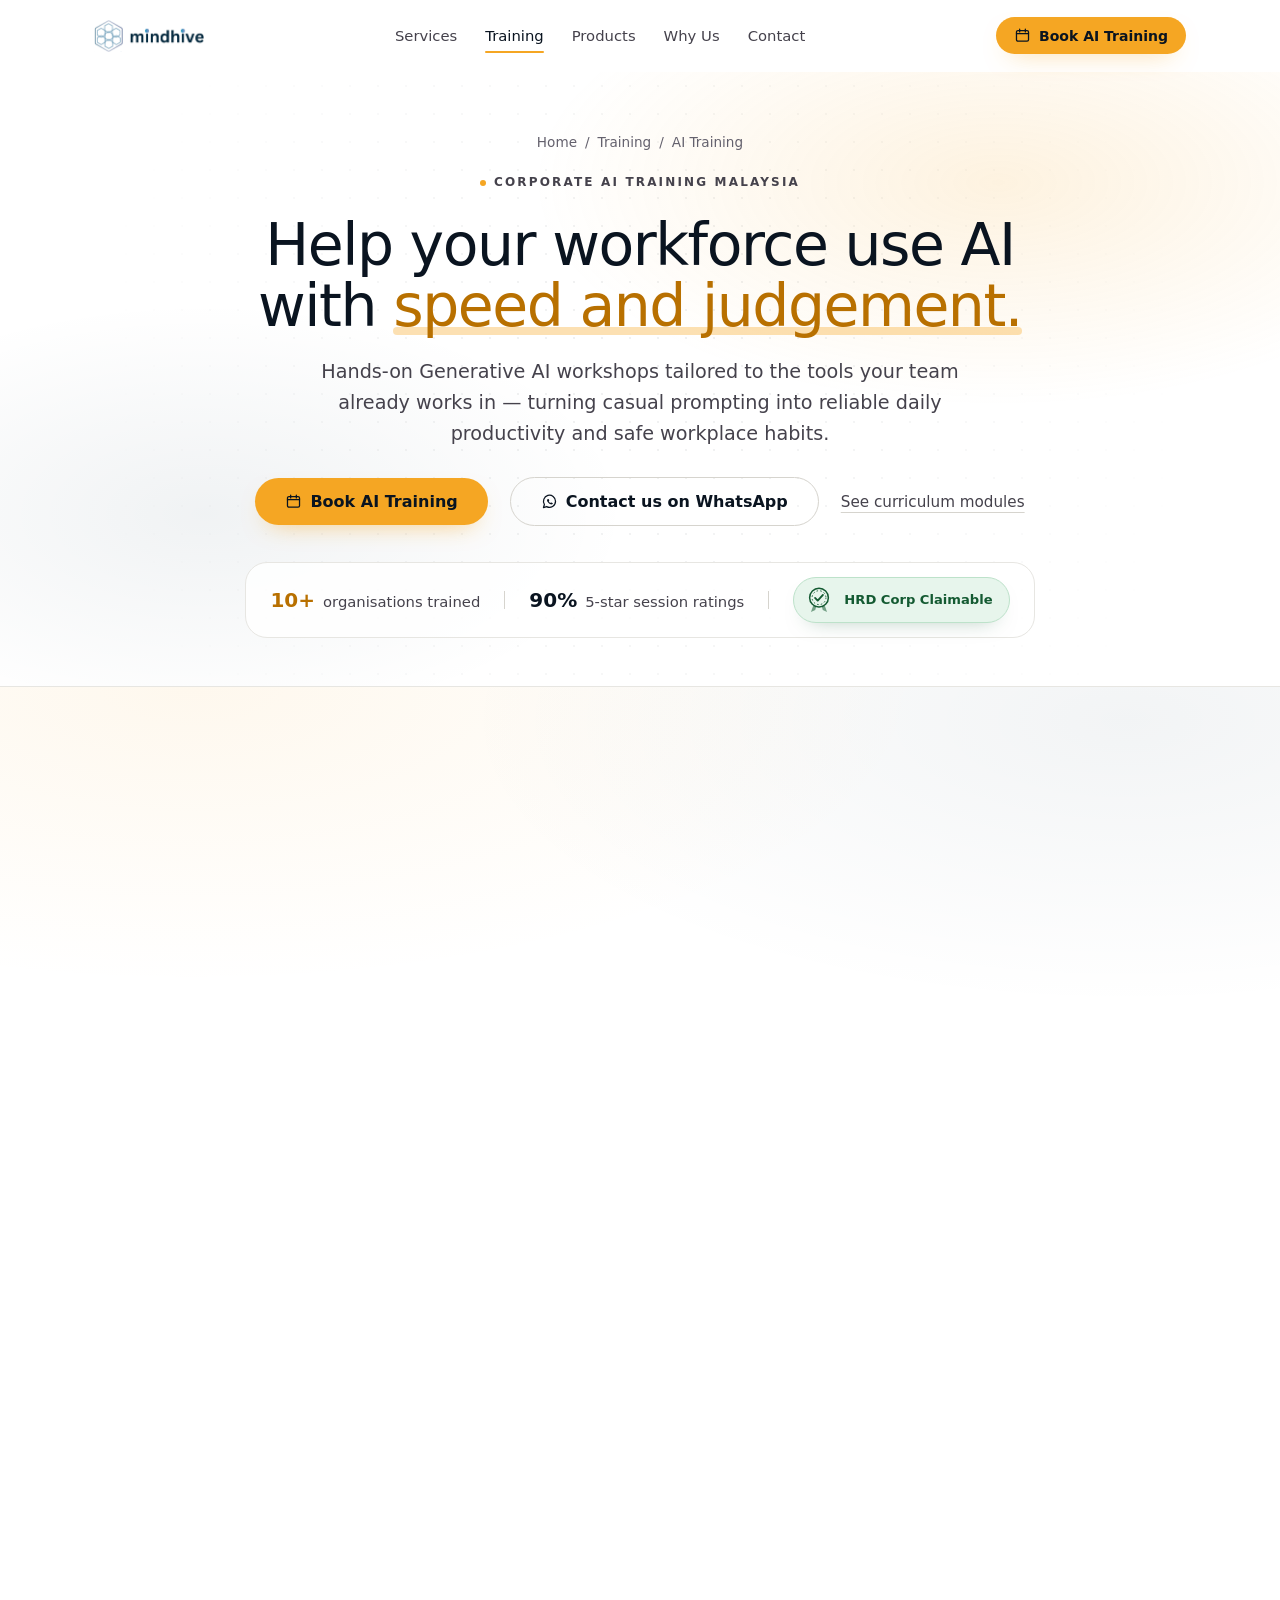
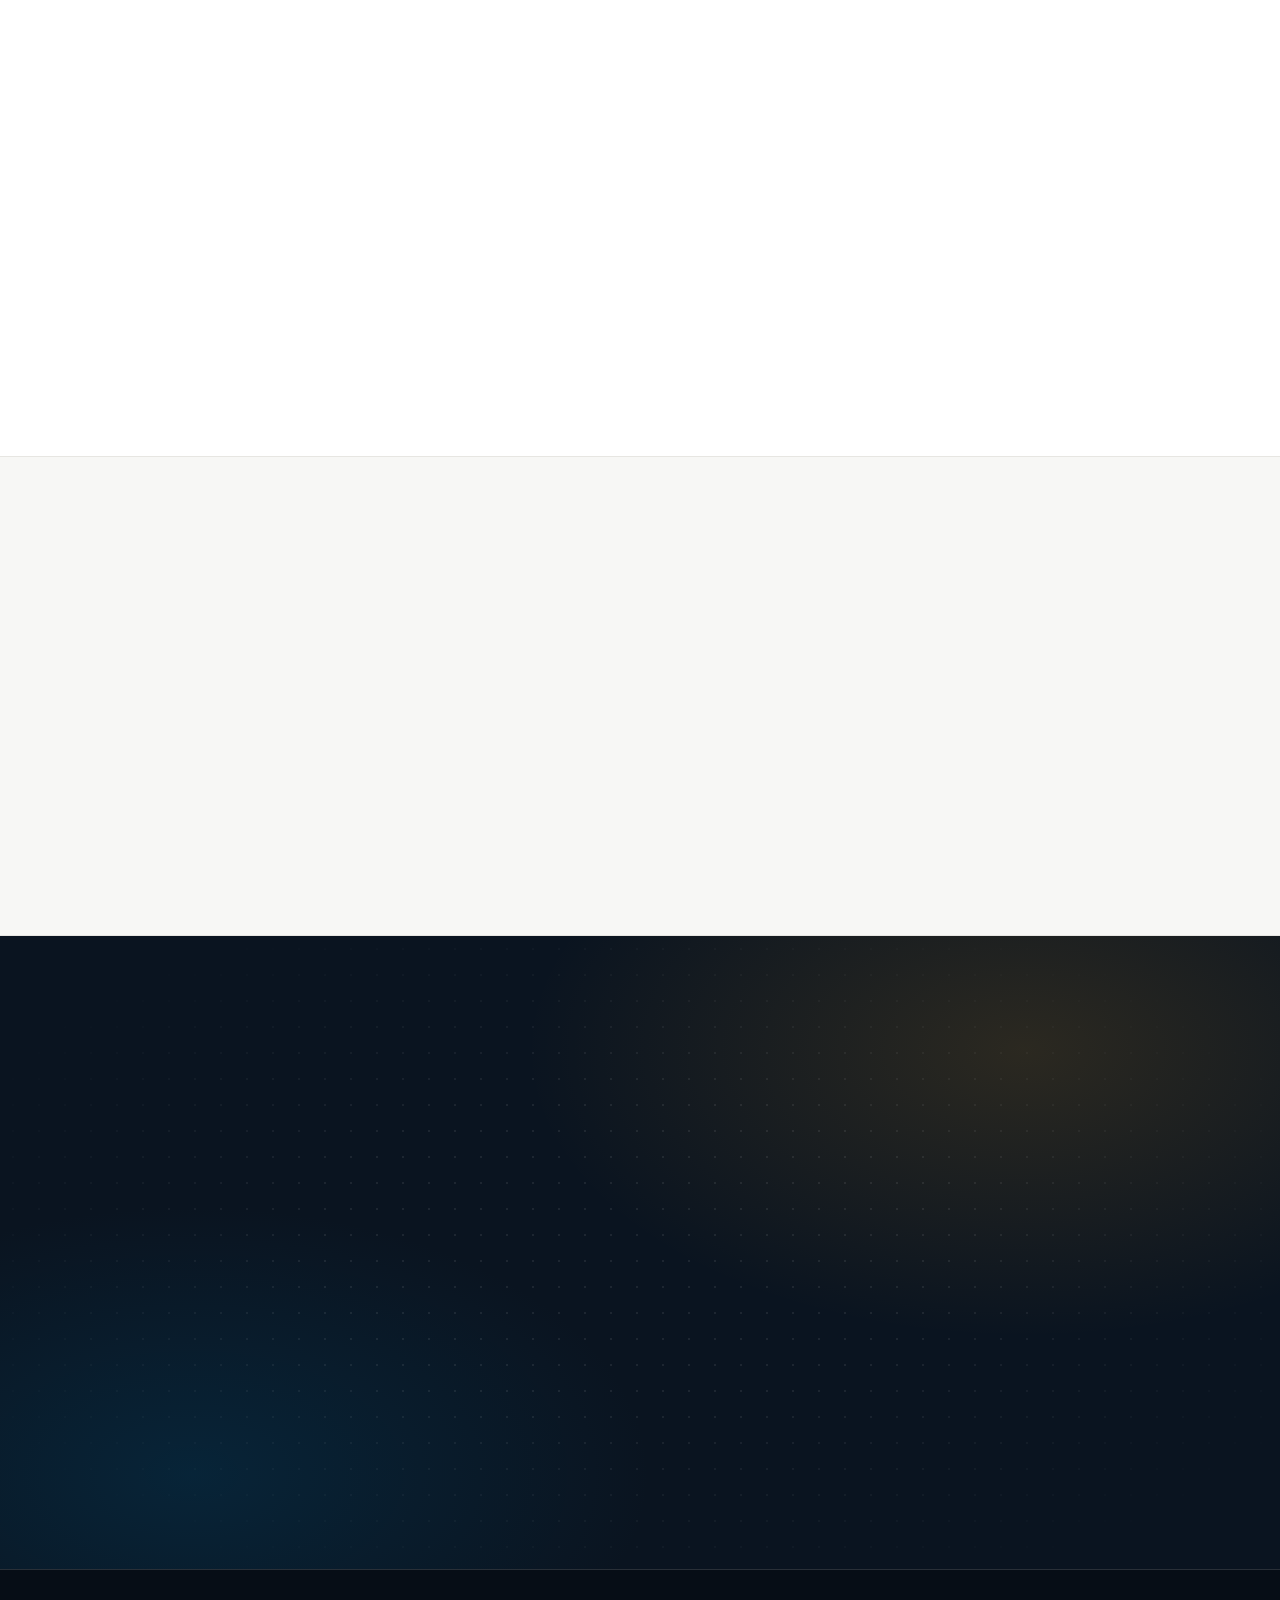
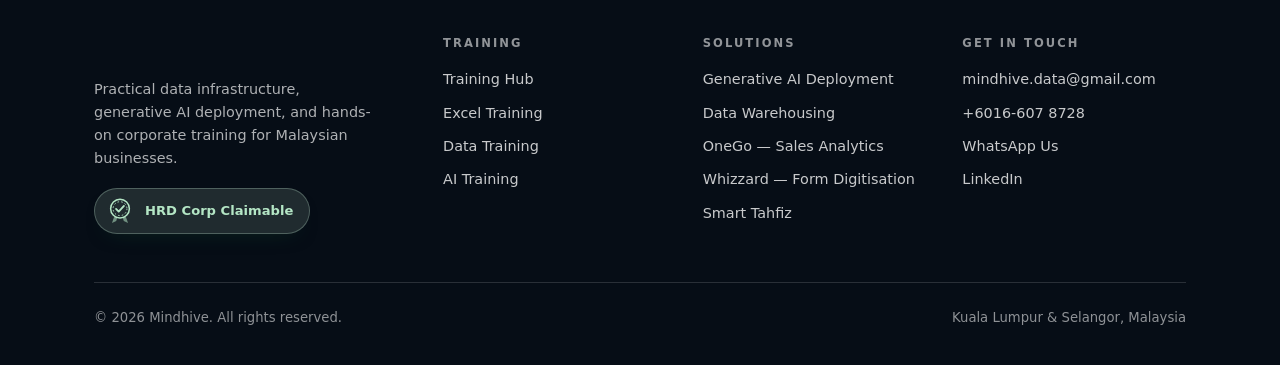
<file: ai-training.html>
<!DOCTYPE html>
<html lang="en">
<head>
<meta charset="utf-8">
<meta name="viewport" content="width=device-width, initial-scale=1">
<title>Mindhive AI Training</title>
<meta http-equiv="refresh" content="0; url=/ai-training/">
<link rel="canonical" href="https://www.mindhive.my/ai-training/">
<meta name="robots" content="noindex">
</head>
<body>
<p>This page has moved to <a href="/ai-training/">https://www.mindhive.my/ai-training/</a>.</p>
</body>
</html>
</file>
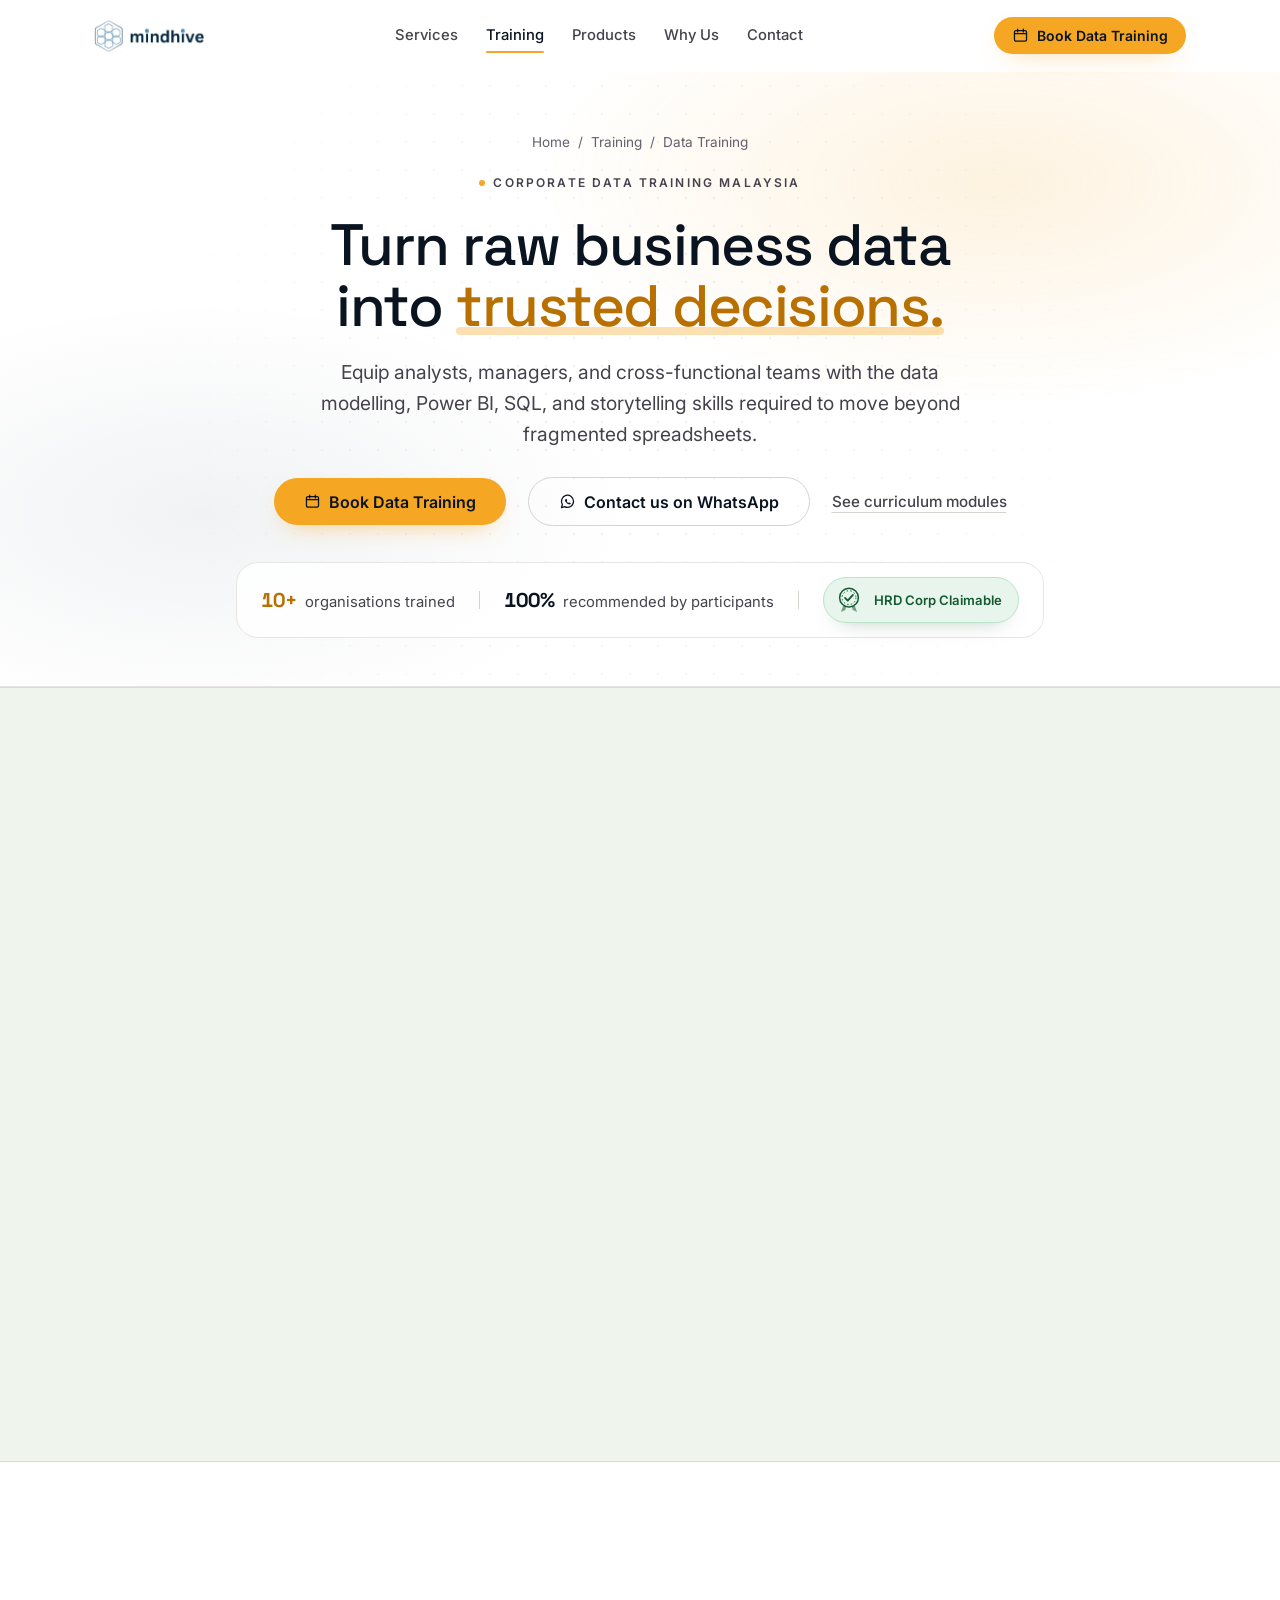
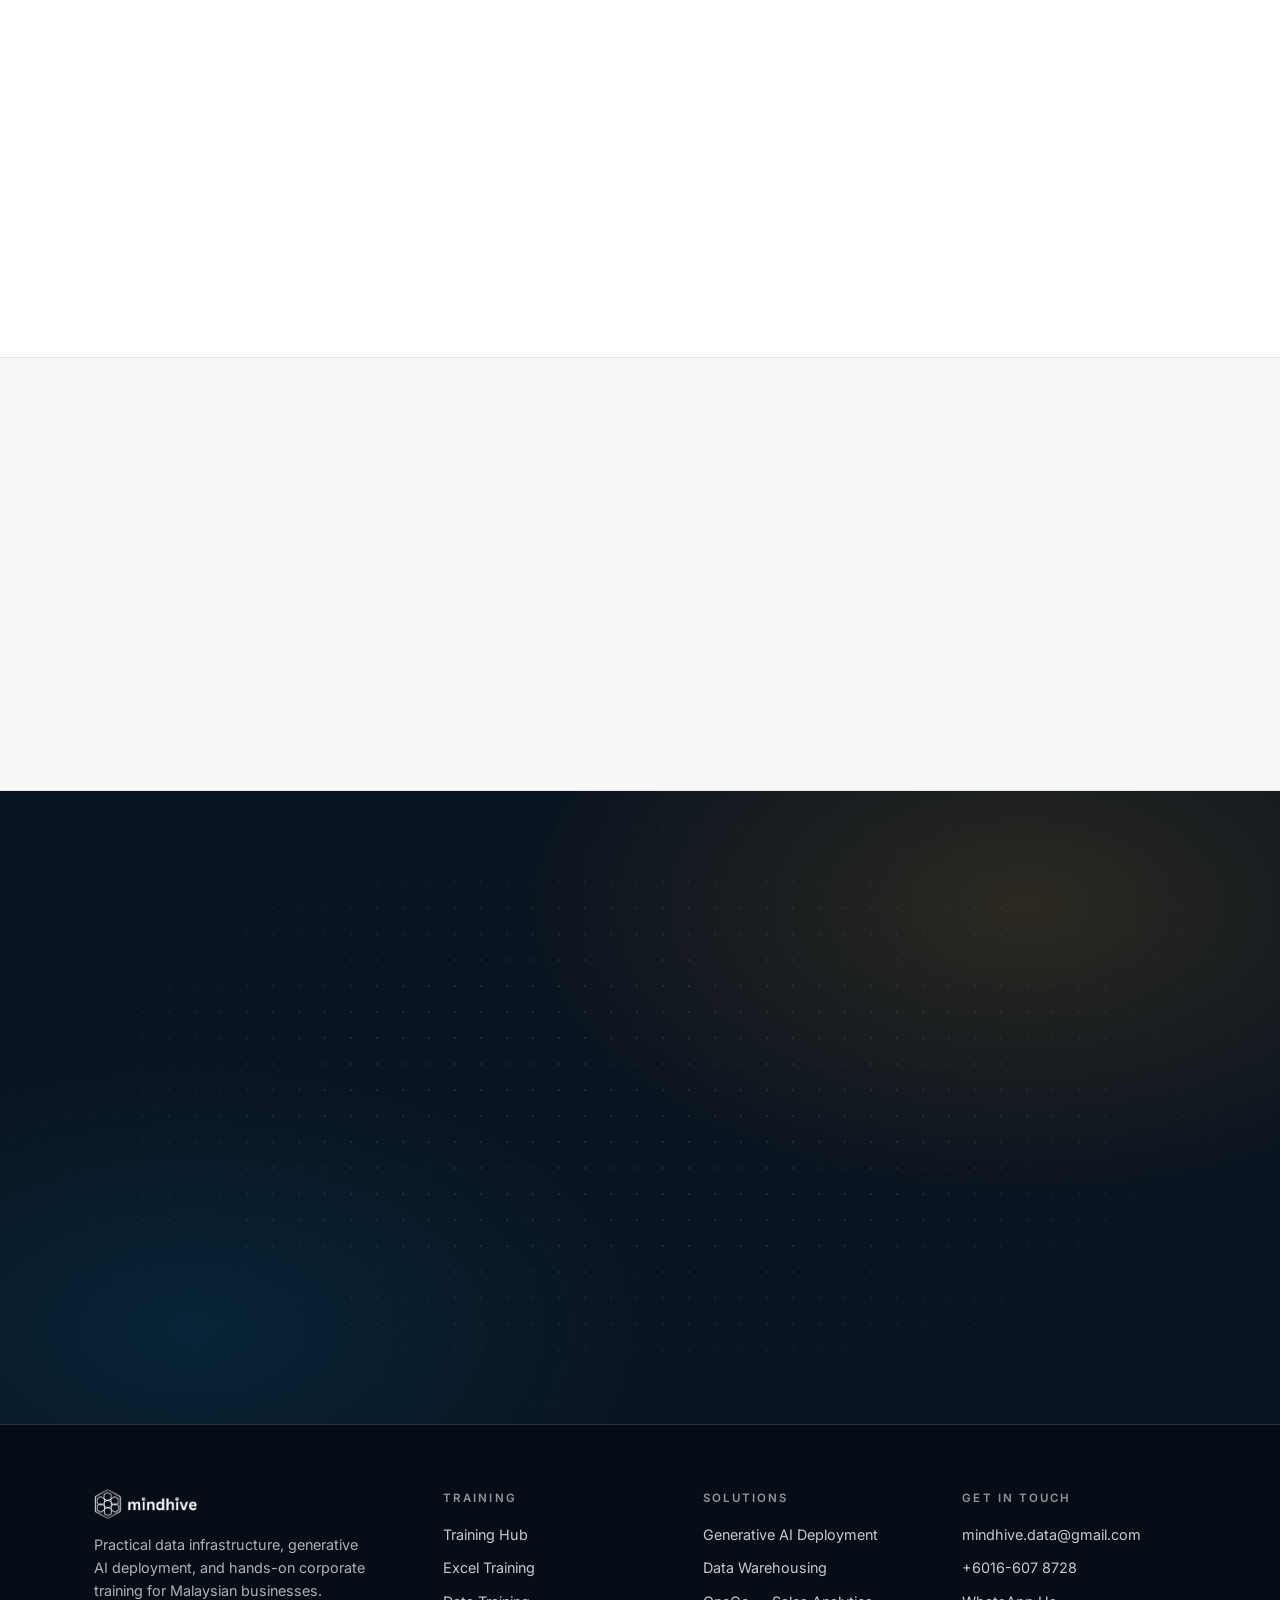
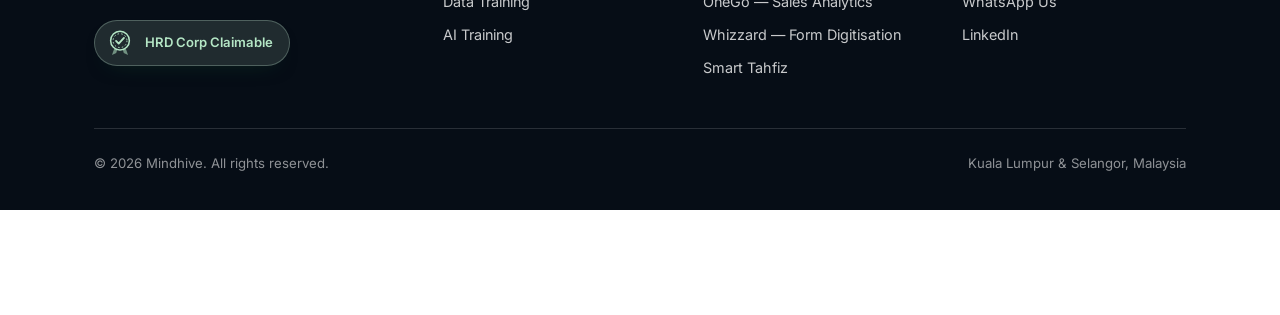
<file: data-training.html>
<!DOCTYPE html>
<html lang="en">
<head>
<meta charset="utf-8">
<meta name="viewport" content="width=device-width, initial-scale=1">
<title>Mindhive Data Training</title>
<meta http-equiv="refresh" content="0; url=/data-training/">
<link rel="canonical" href="https://www.mindhive.my/data-training/">
<meta name="robots" content="noindex">
</head>
<body>
<p>This page has moved to <a href="/data-training/">https://www.mindhive.my/data-training/</a>.</p>
</body>
</html>
</file>
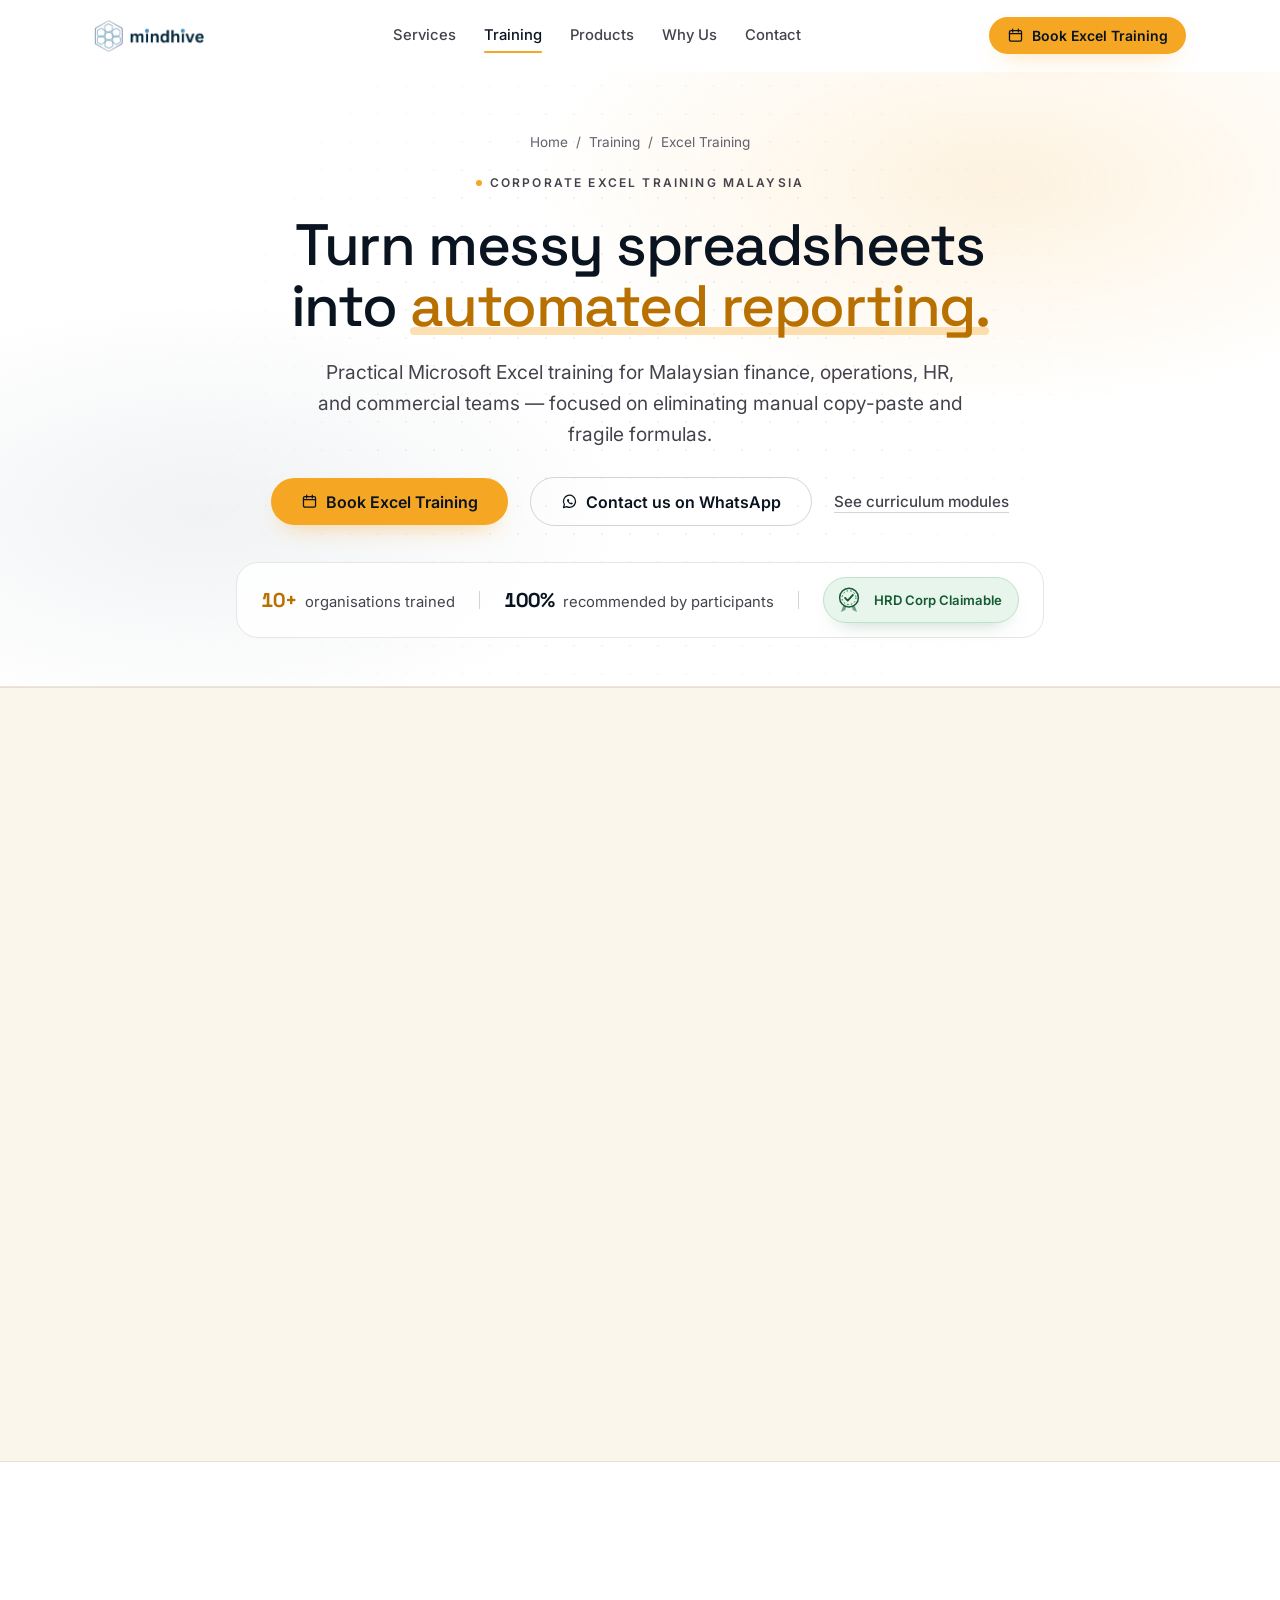
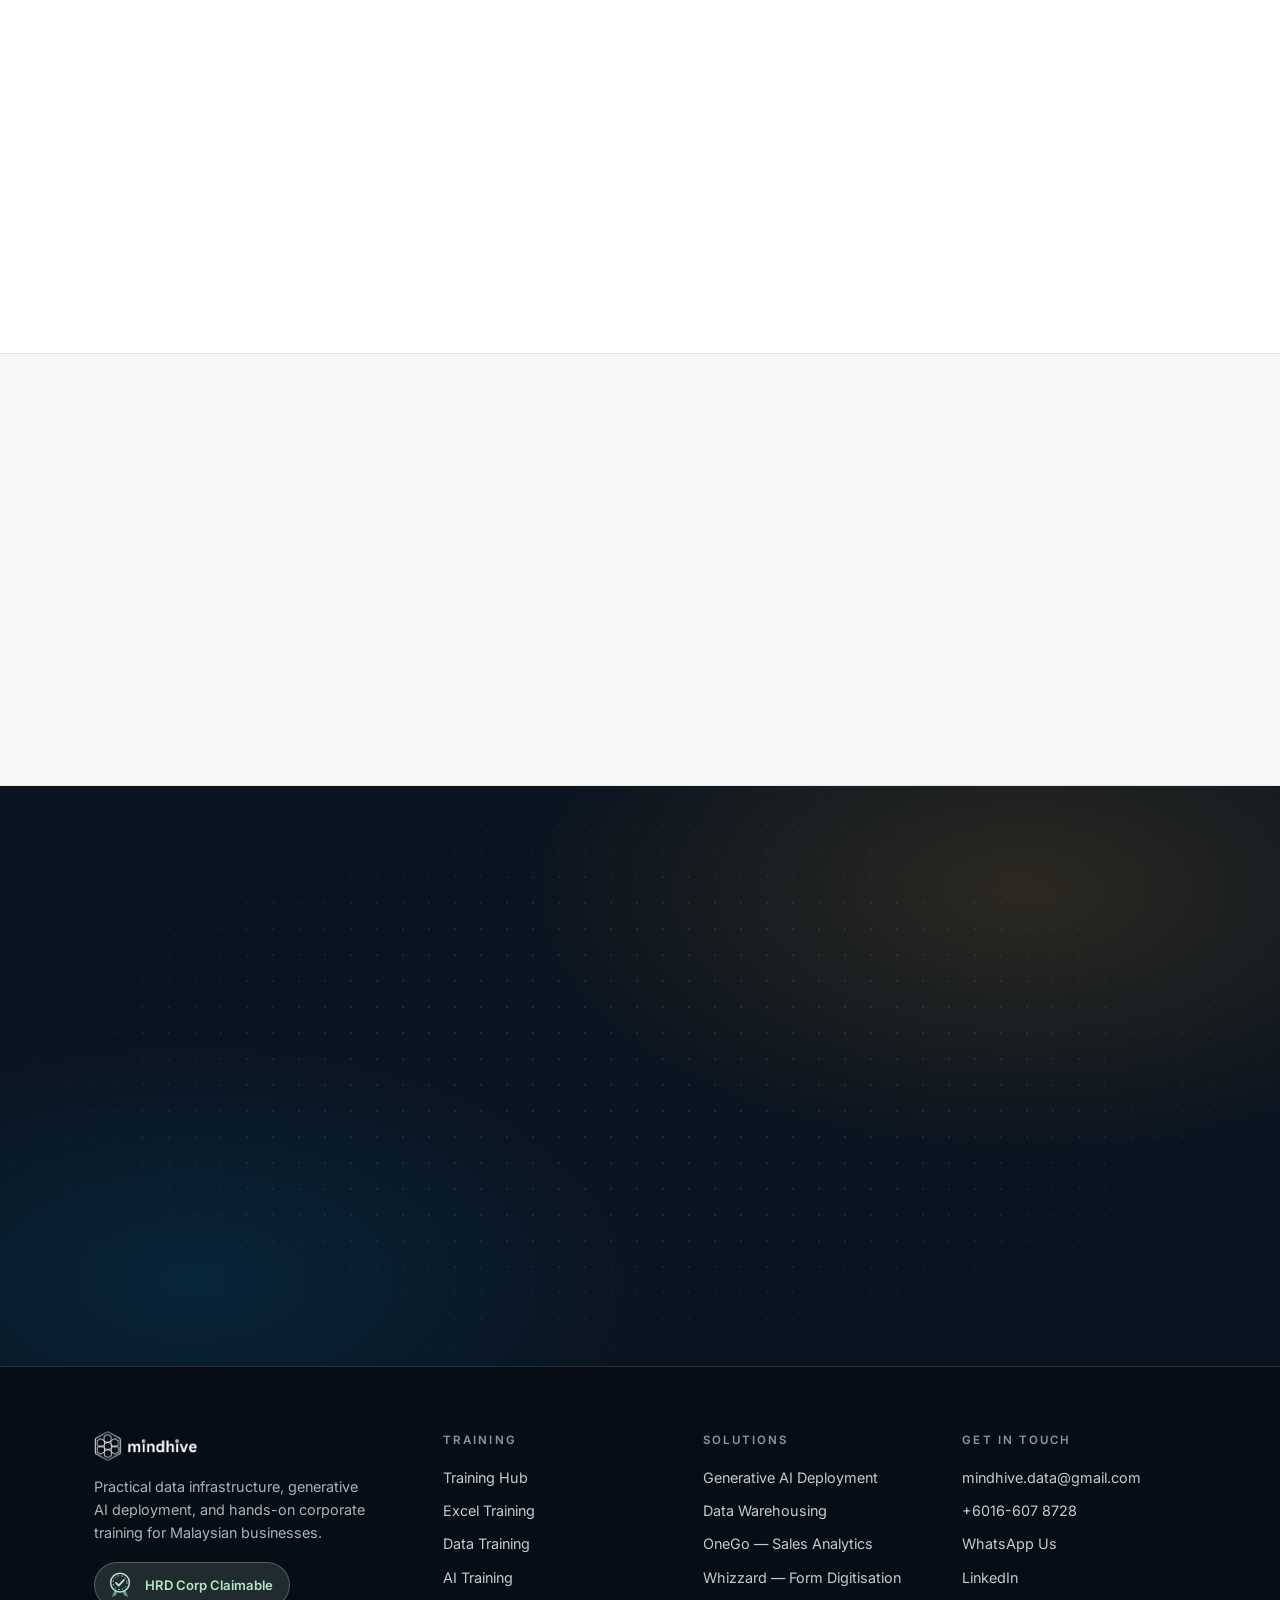
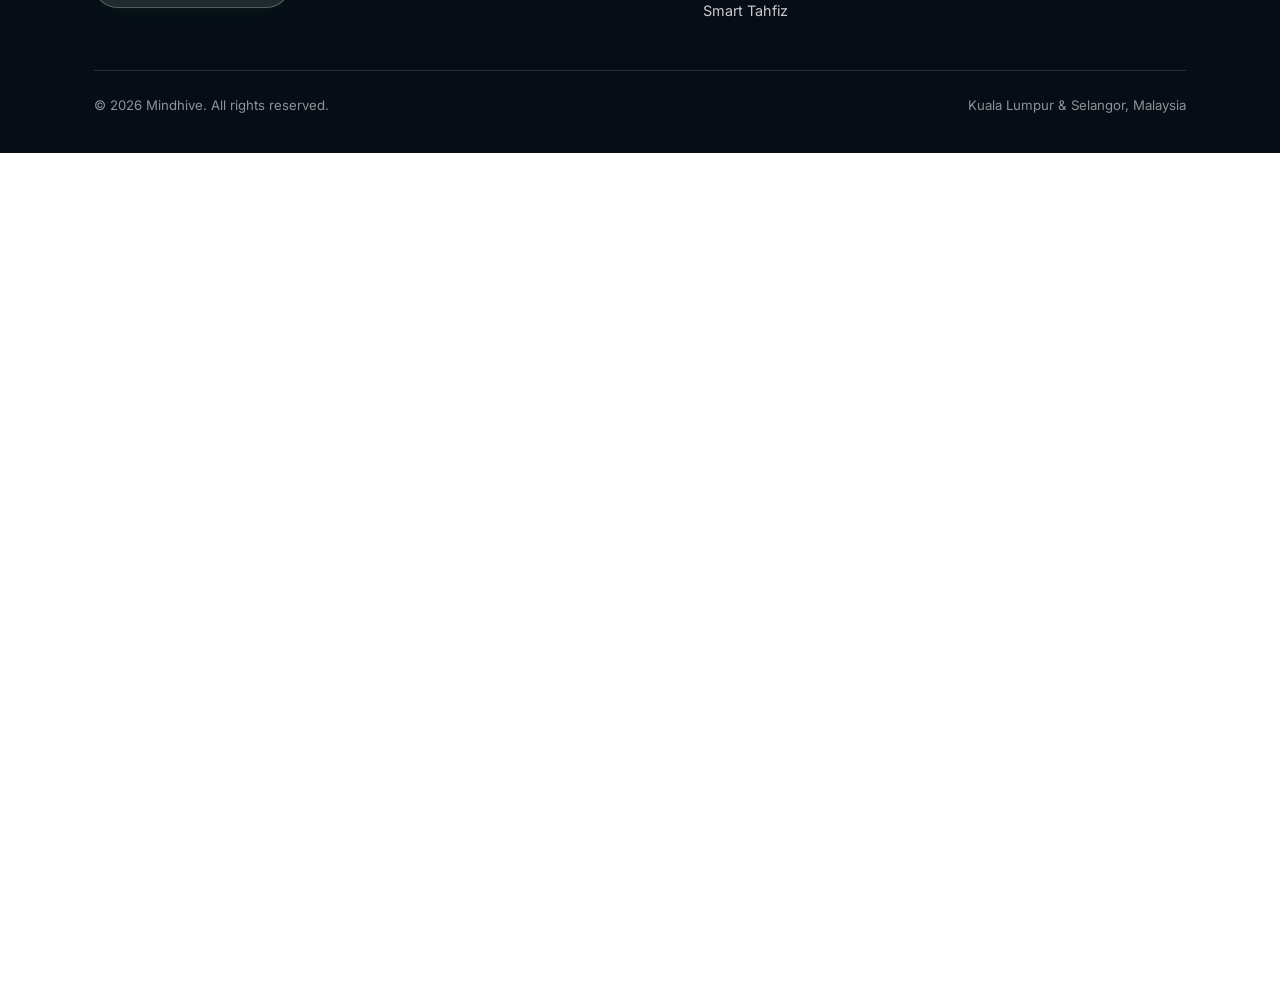
<file: excel-training.html>
<!DOCTYPE html>
<html lang="en">
<head>
<meta charset="utf-8">
<meta name="viewport" content="width=device-width, initial-scale=1">
<title>Mindhive Excel Training</title>
<meta http-equiv="refresh" content="0; url=/excel-training/">
<link rel="canonical" href="https://www.mindhive.my/excel-training/">
<meta name="robots" content="noindex">
</head>
<body>
<p>This page has moved to <a href="/excel-training/">https://www.mindhive.my/excel-training/</a>.</p>
</body>
</html>
</file>
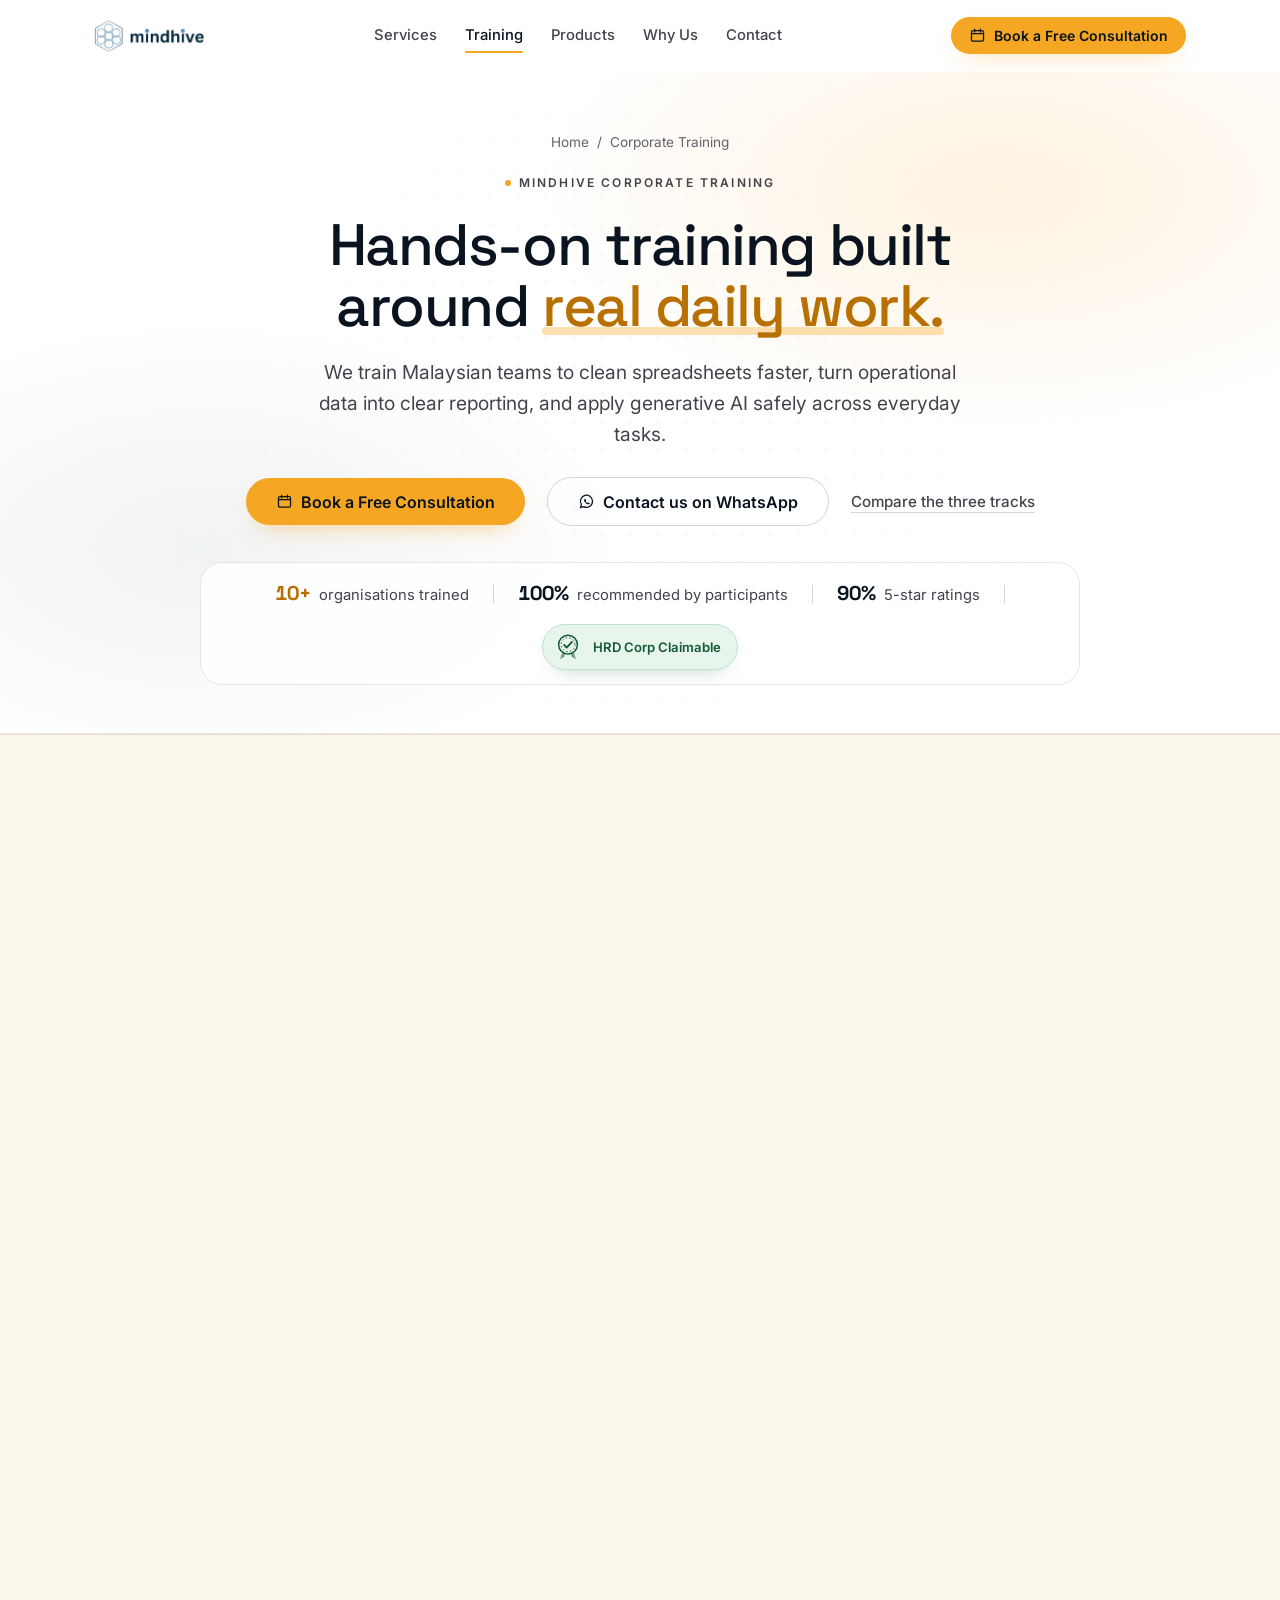
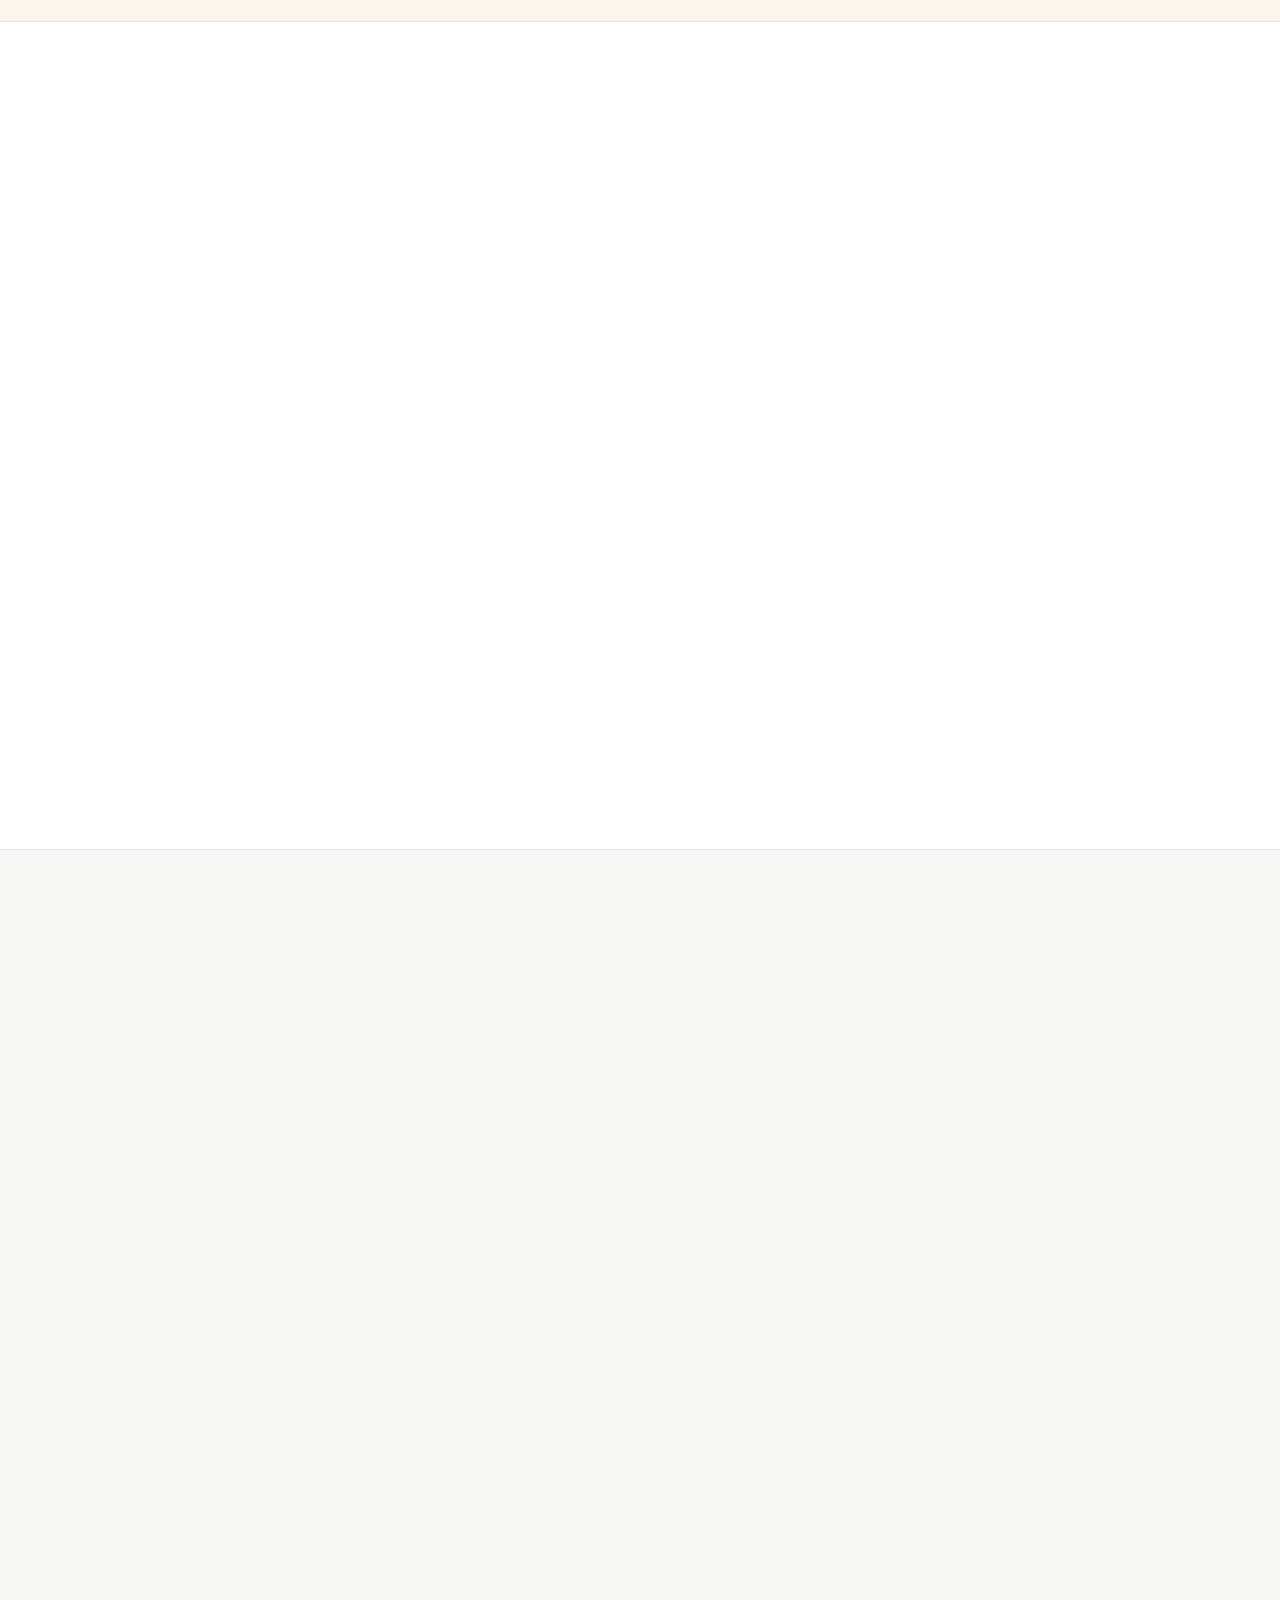
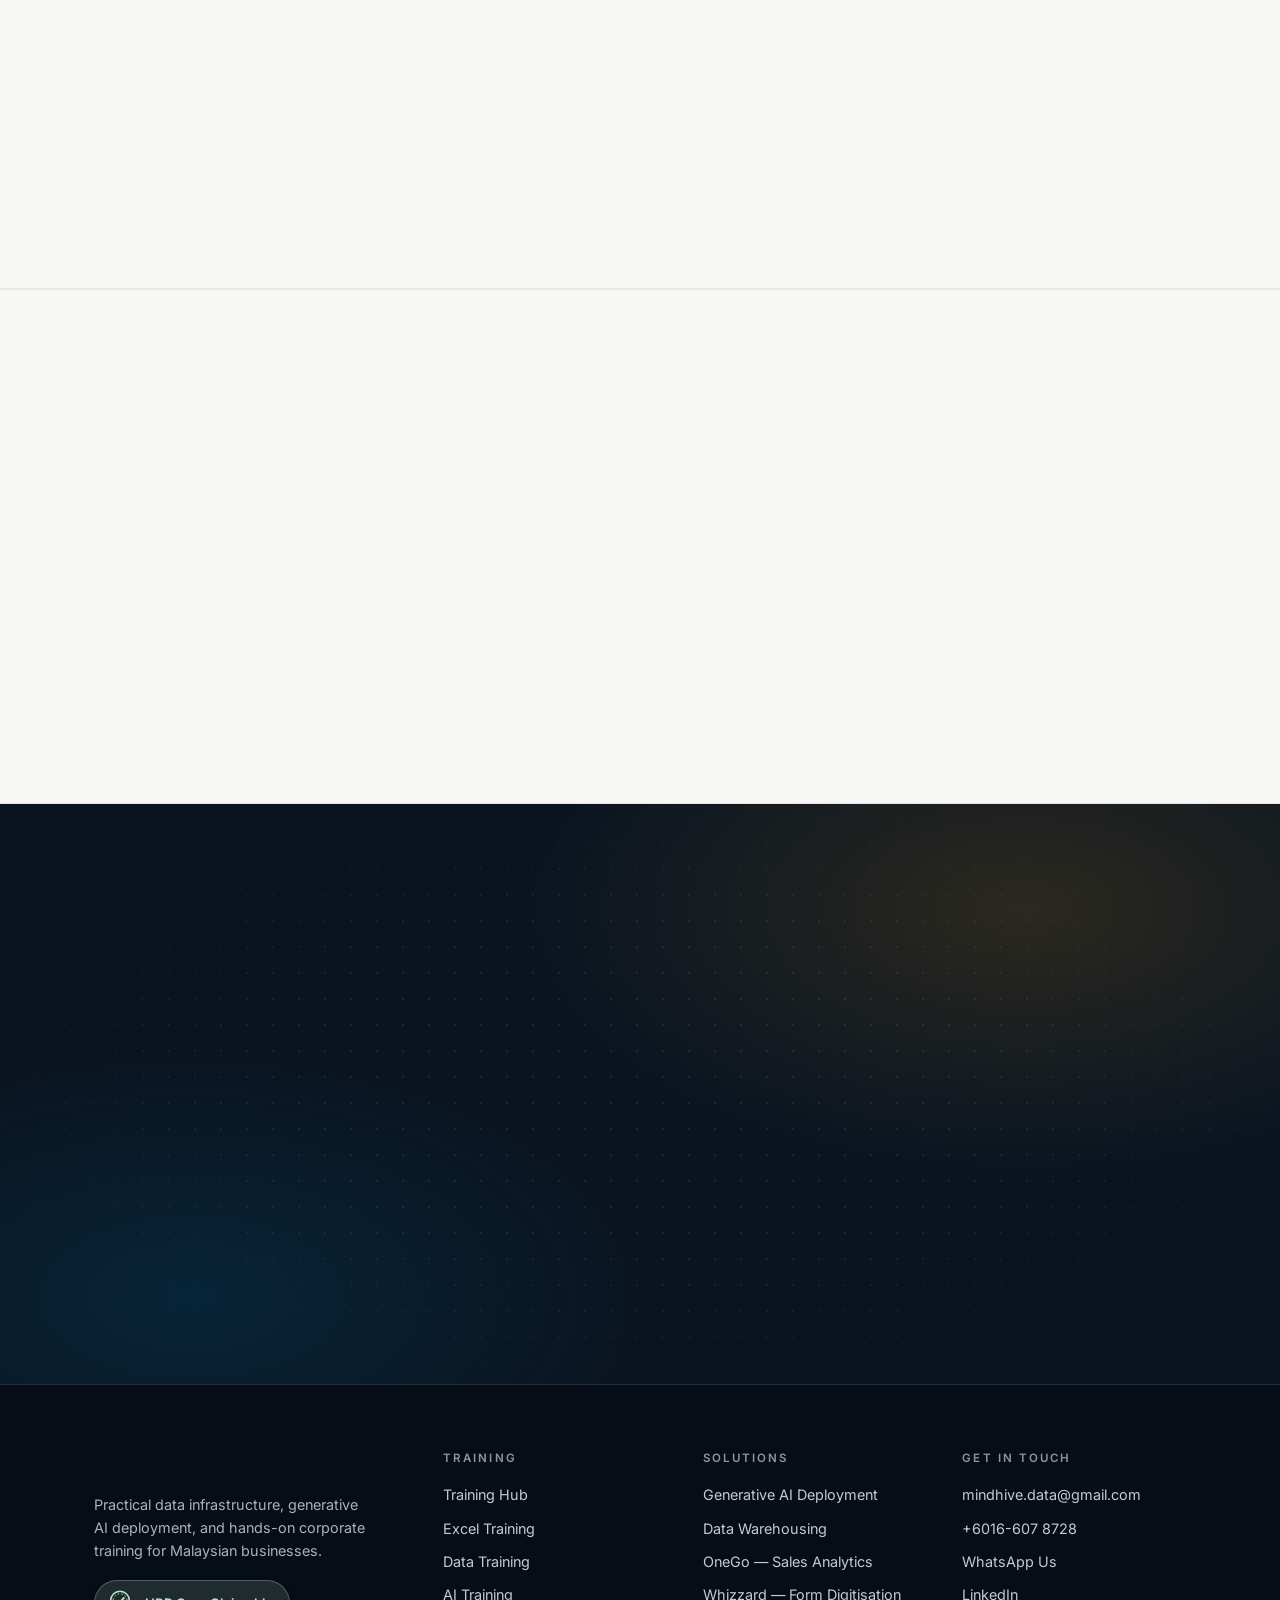
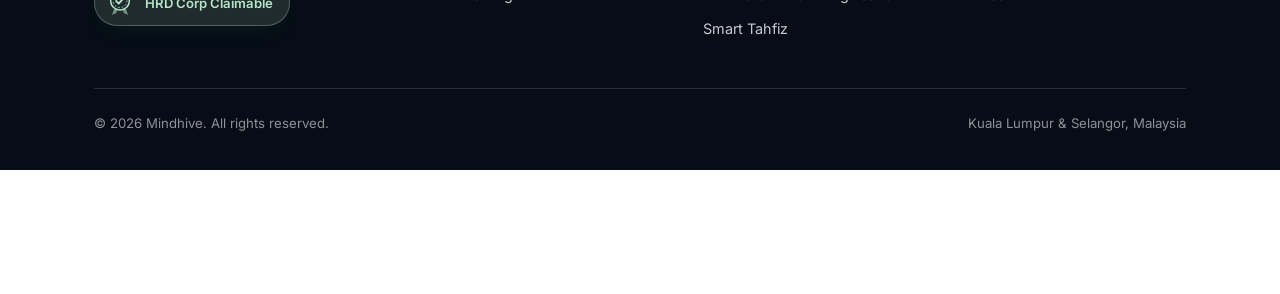
<file: training.html>
<!DOCTYPE html>
<html lang="en">
<head>
<meta charset="utf-8">
<meta name="viewport" content="width=device-width, initial-scale=1">
<title>Mindhive Corporate Training</title>
<meta http-equiv="refresh" content="0; url=/training/">
<link rel="canonical" href="https://www.mindhive.my/training/">
<meta name="robots" content="noindex">
</head>
<body>
<p>This page has moved to <a href="/training/">https://www.mindhive.my/training/</a>.</p>
</body>
</html>
</file>
<file: styles.css>
/* ==========================================================================
   Mindhive — Design System & Editorial Stylesheet
   Visual identity inspired by clean paper-first editorial SaaS & training,
   built around Mindhive's deep ink (#0A1420 / #00293F) and amber (#F5A623).
   ========================================================================== */

:root {
  /* Core brand & ink palette */
  --ink: #0A1420;
  --ink-deep: #060D16;
  --brand-navy: #00293F;
  --slate: #45424C;
  --muted: #64616D;

  /* Accent (one primary accent across CTAs, stats, and headline emphasis) */
  --amber: #F5A623;
  --amber-hover: #E09210;
  --amber-text: #B87000;
  --amber-soft: rgba(245, 166, 35, 0.14);

  /* Editorial light surfaces & section washes */
  --surface: #FFFFFF;
  --surface-alt: #F7F7F5;
  --surface-brass: #FBF6EC;
  --surface-moss: #EFF5EC;
  --surface-warm: #FAFBFD;

  /* Hairlines & borders */
  --border: #E7E6E2;
  --border-strong: #D6D4CE;
  --border-dark: rgba(255, 255, 255, 0.14);

  /* HRD Corp / verified badge tone */
  --badge-bg: #E7F5EC;
  --badge-border: #BDE2CA;
  --badge-text: #145A32;

  /* Typography */
  --font-display: "Space Grotesk", system-ui, -apple-system, sans-serif;
  --font-body: "Inter", system-ui, -apple-system, BlinkMacSystemFont, sans-serif;

  /* Layout & radii */
  --max-w: 1140px;
  --nav-h: 72px;
  --radius-sm: 10px;
  --radius-md: 16px;
  --radius-lg: 22px;
  --radius-pill: 999px;

  /* Motion */
  --ease: cubic-bezier(0.16, 1, 0.3, 1);
  --shadow-card: 0 24px 48px -36px rgba(10, 20, 32, 0.28);
  --shadow-hover: 0 28px 56px -34px rgba(10, 20, 32, 0.36);
}

/* --------------------------------------------------------------------------
   Base & Reset
   -------------------------------------------------------------------------- */
*,
*::before,
*::after {
  box-sizing: border-box;
  margin: 0;
  padding: 0;
}

html {
  scroll-behavior: smooth;
  scroll-padding-top: calc(var(--nav-h) + 20px);
  -webkit-text-size-adjust: 100%;
}

body {
  font-family: var(--font-body);
  font-size: 1.0625rem;
  line-height: 1.62;
  color: var(--ink);
  background-color: var(--surface);
  -webkit-font-smoothing: antialiased;
  -moz-osx-font-smoothing: grayscale;
  overflow-x: hidden;
}

img,
svg {
  display: block;
  max-width: 100%;
}

a {
  color: inherit;
  text-decoration: none;
}

button {
  font: inherit;
  color: inherit;
  background: none;
  border: 0;
  cursor: pointer;
}

ul,
ol {
  list-style: none;
}

:focus-visible {
  outline: 2px solid var(--amber);
  outline-offset: 3px;
}

.svgdefs {
  position: absolute;
  width: 0;
  height: 0;
  overflow: hidden;
  pointer-events: none;
}

.skip-link {
  position: absolute;
  left: -9999px;
  top: 12px;
  z-index: 200;
  padding: 10px 18px;
  border-radius: var(--radius-pill);
  background: var(--ink);
  color: var(--surface);
  font-size: 0.875rem;
  font-weight: 600;
}

.skip-link:focus {
  left: 16px;
}

/* --------------------------------------------------------------------------
   Typography & Editorial Helpers
   -------------------------------------------------------------------------- */
h1,
h2,
h3,
h4 {
  font-family: var(--font-display);
  font-weight: 500;
  letter-spacing: -0.025em;
  line-height: 1.1;
  text-wrap: balance;
  color: var(--ink);
}

h1 {
  font-size: clamp(2.25rem, 1.15rem + 3.4vw, 3.65rem);
  line-height: 1.05;
  font-weight: 500;
}

h2 {
  font-size: clamp(1.75rem, 1.1rem + 2.1vw, 2.55rem);
  line-height: 1.12;
}

h3 {
  font-size: clamp(1.2rem, 1.05rem + 0.65vw, 1.45rem);
  line-height: 1.2;
  letter-spacing: -0.015em;
}

.lead {
  font-size: clamp(1.0625rem, 1rem + 0.35vw, 1.2rem);
  line-height: 1.6;
  color: var(--slate);
}

.eyebrow {
  display: inline-flex;
  align-items: center;
  gap: 8px;
  font-family: var(--font-body);
  font-size: 0.75rem;
  font-weight: 600;
  letter-spacing: 0.18em;
  text-transform: uppercase;
  color: var(--slate);
}

.eyebrow__dot {
  width: 6px;
  height: 6px;
  border-radius: 50%;
  background-color: var(--amber);
  flex-shrink: 0;
}

.section--ink .eyebrow {
  color: rgba(255, 255, 255, 0.72);
}

.container {
  width: 100%;
  max-width: var(--max-w);
  margin-inline: auto;
  padding-inline: 24px;
}

.container--narrow {
  max-width: 860px;
}

.section-head {
  max-width: 680px;
  margin-bottom: 44px;
}

.section-head--center {
  margin-inline: auto;
  text-align: center;
}

.section-head h2 {
  margin-top: 12px;
}

.section-head .lead {
  margin-top: 14px;
}

/* --------------------------------------------------------------------------
   Section Surfaces (Paper rhythm + Ink focal bands)
   -------------------------------------------------------------------------- */
.section {
  position: relative;
  padding-block: 76px;
  background-color: var(--surface);
}

.section--alt {
  background-color: var(--surface-alt);
  border-top: 1px solid var(--border);
  border-bottom: 1px solid var(--border);
}

.section--brass {
  background-color: var(--surface-brass);
  border-top: 1px solid rgba(214, 198, 165, 0.45);
  border-bottom: 1px solid rgba(214, 198, 165, 0.45);
}

.section--moss {
  background-color: var(--surface-moss);
  border-top: 1px solid rgba(181, 205, 163, 0.5);
  border-bottom: 1px solid rgba(181, 205, 163, 0.5);
}

.section--warm {
  background-color: var(--surface);
  background-image:
    radial-gradient(95% 60% at 15% 0%, rgba(245, 166, 35, 0.08), transparent 60%),
    radial-gradient(90% 60% at 88% 4%, rgba(0, 41, 63, 0.05), transparent 58%);
}

.section--ink {
  background-color: var(--ink);
  background-image:
    radial-gradient(60% 70% at 80% 18%, rgba(245, 166, 35, 0.14), transparent 65%),
    radial-gradient(55% 65% at 15% 85%, rgba(0, 78, 118, 0.28), transparent 65%);
  color: var(--surface);
}

.section--ink h1,
.section--ink h2,
.section--ink h3,
.section--ink h4 {
  color: var(--surface);
}

.section--ink .lead {
  color: rgba(255, 255, 255, 0.74);
}

/* Subtle dot field inside dark ink bands */
.dot-field {
  position: absolute;
  inset: 0;
  pointer-events: none;
  background-image: radial-gradient(rgba(255, 255, 255, 0.08) 1px, transparent 1px);
  background-size: 26px 26px;
  mask-image: radial-gradient(ellipse at center, #000 35%, transparent 85%);
  -webkit-mask-image: radial-gradient(ellipse at center, #000 35%, transparent 85%);
}

/* --------------------------------------------------------------------------
   Navigation Bar
   -------------------------------------------------------------------------- */
.nav {
  position: sticky;
  top: 0;
  z-index: 100;
  height: var(--nav-h);
  display: flex;
  align-items: center;
  background-color: rgba(255, 255, 255, 0.85);
  backdrop-filter: blur(12px);
  -webkit-backdrop-filter: blur(12px);
  border-bottom: 1px solid transparent;
  transition: background-color 0.28s var(--ease), border-color 0.28s var(--ease), box-shadow 0.28s var(--ease);
}

.nav.is-scrolled {
  background-color: rgba(255, 255, 255, 0.96);
  border-bottom-color: var(--border);
  box-shadow: 0 10px 30px -24px rgba(10, 20, 32, 0.25);
}

.nav__inner {
  display: flex;
  align-items: center;
  justify-content: space-between;
  gap: 24px;
}

.nav__brand {
  display: inline-flex;
  align-items: center;
  flex-shrink: 0;
}

.nav__logo {
  height: 32px;
  width: auto;
}

.nav__links {
  display: flex;
  align-items: center;
  gap: 28px;
}

.nav__link {
  position: relative;
  font-size: 0.925rem;
  font-weight: 500;
  color: var(--slate);
  padding-block: 6px;
  transition: color 0.2s var(--ease);
}

.nav__link::after {
  content: "";
  position: absolute;
  left: 0;
  right: 0;
  bottom: 0;
  height: 2px;
  border-radius: 2px;
  background-color: var(--amber);
  transform: scaleX(0);
  transform-origin: left;
  transition: transform 0.25s var(--ease);
}

.nav__link:hover,
.nav__link.is-active {
  color: var(--ink);
}

.nav__link.is-active::after {
  transform: scaleX(1);
}

.nav__actions {
  display: flex;
  align-items: center;
  gap: 12px;
}

.nav__toggle {
  display: none;
  align-items: center;
  justify-content: center;
  width: 42px;
  height: 42px;
  border-radius: var(--radius-sm);
  border: 1px solid var(--border);
  color: var(--ink);
}

.nav__toggle .ico {
  width: 20px;
  height: 20px;
}

/* --------------------------------------------------------------------------
   Buttons
   -------------------------------------------------------------------------- */
.btn {
  display: inline-flex;
  align-items: center;
  justify-content: center;
  gap: 8px;
  padding: 13px 24px;
  border-radius: var(--radius-pill);
  font-family: var(--font-body);
  font-size: 0.95rem;
  font-weight: 600;
  line-height: 1;
  white-space: nowrap;
  transition:
    transform 0.2s var(--ease),
    background-color 0.22s var(--ease),
    border-color 0.22s var(--ease),
    box-shadow 0.22s var(--ease),
    color 0.22s var(--ease);
}

.btn:active {
  transform: scale(0.98);
}

.btn--sm {
  padding: 10px 18px;
  font-size: 0.875rem;
}

.btn--lg {
  padding: 15px 30px;
  font-size: 1rem;
}

.btn--amber {
  background-color: var(--amber);
  color: var(--ink);
  box-shadow: 0 10px 26px -14px rgba(245, 166, 35, 0.75);
}

.btn--amber:hover {
  background-color: var(--amber-hover);
  transform: translateY(-1px);
  box-shadow: 0 16px 32px -12px rgba(245, 166, 35, 0.65);
}

.btn--ghost-dark {
  background-color: transparent;
  color: var(--ink);
  border: 1px solid var(--border-strong);
}

.btn--ghost-dark:hover {
  background-color: var(--surface-alt);
  border-color: var(--ink);
}

.btn--ghost-light {
  background-color: transparent;
  color: var(--surface);
  border: 1px solid rgba(255, 255, 255, 0.35);
}

.btn--ghost-light:hover {
  background-color: rgba(255, 255, 255, 0.1);
  border-color: rgba(255, 255, 255, 0.7);
}

.btn--wa {
  background-color: #1A7F4B;
  color: var(--surface);
}

.btn--wa:hover {
  background-color: #15683D;
  transform: translateY(-1px);
}

.btn .ico {
  width: 17px;
  height: 17px;
  flex-shrink: 0;
  transition: transform 0.2s var(--ease);
}

.btn:hover .ico--arrow {
  transform: translateX(3px);
}

.text-link {
  display: inline-flex;
  align-items: center;
  gap: 6px;
  font-size: 0.95rem;
  font-weight: 500;
  color: var(--slate);
  text-decoration: underline;
  text-underline-offset: 5px;
  text-decoration-color: var(--border-strong);
  transition: color 0.2s var(--ease), text-decoration-color 0.2s var(--ease);
}

.text-link:hover {
  color: var(--ink);
  text-decoration-color: var(--amber);
}

/* --------------------------------------------------------------------------
   Badge (HRD Corp Claimable & Course Tags)
   -------------------------------------------------------------------------- */
.badge {
  display: inline-flex;
  align-items: center;
  gap: 7px;
  padding: 6px 12px;
  border-radius: var(--radius-pill);
  background-color: var(--badge-bg);
  border: 1px solid var(--badge-border);
  color: var(--badge-text);
  font-size: 0.8rem;
  font-weight: 600;
  line-height: 1.2;
}

.badge .ico {
  width: 14px;
  height: 14px;
  flex-shrink: 0;
}

.badge--dark {
  background-color: rgba(189, 226, 202, 0.14);
  border-color: rgba(189, 226, 202, 0.3);
  color: #B4E6C5;
}

.badge-seal {
  display: inline-flex;
  align-items: center;
  gap: 10px;
  padding: 7px 16px 7px 10px;
  border-radius: var(--radius-pill);
  background-color: var(--badge-bg);
  border: 1px solid var(--badge-border);
  color: var(--badge-text);
  font-size: 0.82rem;
  font-weight: 600;
  line-height: 1.25;
  box-shadow: 0 10px 22px -16px rgba(20, 90, 50, 0.5);
}

.badge-seal__icon {
  width: 30px;
  height: 30px;
  flex-shrink: 0;
  color: var(--badge-text);
}

.badge-seal--dark {
  background-color: rgba(189, 226, 202, 0.14);
  border-color: rgba(189, 226, 202, 0.3);
  color: #B4E6C5;
}

.badge-seal--dark .badge-seal__icon {
  color: #B4E6C5;
}

/* --------------------------------------------------------------------------
   Hero (Editorial Paper Canvas inspired by aiboostcenter.com)
   -------------------------------------------------------------------------- */
.hero {
  position: relative;
  overflow: hidden;
  padding: 64px 0 56px;
  background-color: var(--surface);
  background-image:
    radial-gradient(52% 52% at 78% 18%, rgba(245, 166, 35, 0.14), transparent 70%),
    radial-gradient(46% 48% at 16% 72%, rgba(0, 41, 63, 0.06), transparent 72%);
}

.hero__grid-bg {
  position: absolute;
  inset: 0;
  pointer-events: none;
  background-image: radial-gradient(rgba(10, 20, 32, 0.06) 1px, transparent 1px);
  background-size: 28px 28px;
  mask-image: radial-gradient(circle at center, #000 18%, transparent 78%);
  -webkit-mask-image: radial-gradient(circle at center, #000 18%, transparent 78%);
}

.hero__inner {
  position: relative;
  z-index: 2;
  max-width: 880px;
  margin-inline: auto;
  text-align: center;
}

.hero__title {
  margin-top: 20px;
}

.hero__title em {
  font-style: normal;
  color: var(--amber-text);
  position: relative;
  display: inline-block;
}

.hero__title em::after {
  content: "";
  position: absolute;
  left: 0;
  right: 0;
  bottom: 0.04em;
  height: 0.14em;
  border-radius: 99px;
  background-color: rgba(245, 166, 35, 0.35);
  z-index: -1;
}

.hero__lead {
  max-width: 650px;
  margin: 20px auto 0;
}

.hero__actions {
  margin-top: 28px;
  display: flex;
  flex-wrap: wrap;
  align-items: center;
  justify-content: center;
  gap: 14px 22px;
}

/* Subpage compact hero */
.hero--sub {
  padding: 56px 0 48px;
  border-bottom: 1px solid var(--border);
}

.hero__breadcrumb {
  display: inline-flex;
  align-items: center;
  gap: 8px;
  font-size: 0.85rem;
  color: var(--muted);
  margin-bottom: 14px;
}

.hero__breadcrumb a:hover {
  color: var(--ink);
  text-decoration: underline;
}

/* --------------------------------------------------------------------------
   Stats Strip (Inline Editorial Proof Bar + Stat Cards)
   -------------------------------------------------------------------------- */
.stats {
  margin-top: 36px;
  display: inline-flex;
  flex-wrap: wrap;
  align-items: center;
  justify-content: center;
  gap: 14px 24px;
  padding: 14px 24px;
  border-radius: var(--radius-lg);
  background-color: rgba(255, 255, 255, 0.85);
  border: 1px solid var(--border);
}

.stat {
  display: inline-flex;
  align-items: baseline;
  gap: 8px;
  font-size: 0.925rem;
  color: var(--slate);
}

.stat__num {
  font-family: var(--font-display);
  font-size: 1.25rem;
  font-weight: 700;
  font-variant-numeric: tabular-nums;
  color: var(--ink);
}

.stat__num--amber {
  color: var(--amber-text);
}

.stat__sep {
  width: 1px;
  height: 18px;
  background-color: var(--border-strong);
}

/* --------------------------------------------------------------------------
   Client Logo Marquee ("Trusted by teams at")
   -------------------------------------------------------------------------- */
.marquee-wrap {
  margin-top: 44px;
  padding-top: 28px;
  border-top: 1px solid var(--border);
}

.marquee-label {
  font-size: 0.72rem;
  font-weight: 600;
  letter-spacing: 0.2em;
  text-transform: uppercase;
  color: var(--muted);
  margin-bottom: 22px;
  text-align: center;
}

.marquee {
  overflow: hidden;
  mask-image: linear-gradient(90deg, transparent, #000 10%, #000 90%, transparent);
  -webkit-mask-image: linear-gradient(90deg, transparent, #000 10%, #000 90%, transparent);
}

.marquee__track {
  display: flex;
  align-items: center;
  gap: 48px;
  width: max-content;
  animation: marquee-scroll 38s linear infinite;
}

.marquee:hover .marquee__track {
  animation-play-state: paused;
}

.marquee__item {
  display: flex;
  align-items: center;
  justify-content: center;
  height: 44px;
  width: 120px;
  flex-shrink: 0;
}

.marquee__item img {
  max-height: 38px;
  max-width: 112px;
  width: auto;
  height: auto;
  object-fit: contain;
  filter: grayscale(100%) contrast(1.05);
  opacity: 0.68;
  transition: filter 0.25s var(--ease), opacity 0.25s var(--ease);
}

.marquee__item:hover img {
  filter: grayscale(0%);
  opacity: 1;
}

@keyframes marquee-scroll {
  from {
    transform: translateX(0);
  }
  to {
    transform: translateX(-50%);
  }
}

/* --------------------------------------------------------------------------
   Grids & Cards (.card)
   -------------------------------------------------------------------------- */
.grid-2 {
  display: grid;
  grid-template-columns: repeat(2, minmax(0, 1fr));
  gap: 24px;
}

.grid-3 {
  display: grid;
  grid-template-columns: repeat(3, minmax(0, 1fr));
  gap: 24px;
}

.card {
  display: flex;
  flex-direction: column;
  padding: 28px;
  border-radius: var(--radius-md);
  background-color: var(--surface);
  border: 1px solid var(--border);
  box-shadow: var(--shadow-card);
  transition: transform 0.28s var(--ease), border-color 0.28s var(--ease), box-shadow 0.28s var(--ease);
}

.card:hover {
  transform: translateY(-3px);
  border-color: var(--border-strong);
  box-shadow: var(--shadow-hover);
}

.card__top {
  display: flex;
  align-items: center;
  justify-content: space-between;
  gap: 12px;
  margin-bottom: 18px;
}

.card__num {
  font-family: var(--font-display);
  font-size: 0.85rem;
  font-weight: 700;
  letter-spacing: 0.08em;
  color: var(--amber-text);
  background-color: var(--amber-soft);
  padding: 5px 11px;
  border-radius: var(--radius-pill);
}

.card__icon {
  width: 42px;
  height: 42px;
  border-radius: 12px;
  background-color: var(--surface-alt);
  border: 1px solid var(--border);
  display: inline-flex;
  align-items: center;
  justify-content: center;
  color: var(--brand-navy);
}

.card__icon .ico {
  width: 20px;
  height: 20px;
}

.card__title {
  margin-bottom: 10px;
}

.card__desc {
  font-size: 0.96rem;
  color: var(--slate);
  line-height: 1.6;
}

.card__list {
  margin-top: 18px;
  padding-top: 16px;
  border-top: 1px solid var(--border);
  display: grid;
  gap: 9px;
  font-size: 0.9rem;
  color: var(--slate);
}

.card__list li {
  display: flex;
  align-items: flex-start;
  gap: 9px;
}

.card__list .ico {
  width: 16px;
  height: 16px;
  color: var(--amber-text);
  margin-top: 3px;
  flex-shrink: 0;
}

.card__foot {
  margin-top: auto;
  padding-top: 22px;
  display: flex;
  flex-wrap: wrap;
  align-items: center;
  justify-content: space-between;
  gap: 12px;
}

.card__link {
  display: inline-flex;
  align-items: center;
  gap: 6px;
  font-size: 0.925rem;
  font-weight: 600;
  color: var(--ink);
  transition: color 0.2s var(--ease);
}

.card__link:hover {
  color: var(--amber-text);
}

.card__link .ico {
  width: 16px;
  height: 16px;
  transition: transform 0.2s var(--ease);
}

.card:hover .card__link .ico {
  transform: translateX(3px);
}

/* --------------------------------------------------------------------------
   Product Showcase (.prodcard)
   -------------------------------------------------------------------------- */
.prod-tabs {
  display: inline-flex;
  flex-wrap: wrap;
  gap: 8px;
  padding: 6px;
  border-radius: var(--radius-pill);
  background-color: var(--surface);
  border: 1px solid var(--border);
  margin-bottom: 28px;
}

.prod-tab {
  display: inline-flex;
  align-items: center;
  gap: 9px;
  padding: 10px 18px;
  border-radius: var(--radius-pill);
  font-size: 0.925rem;
  font-weight: 600;
  color: var(--slate);
  transition: background-color 0.22s var(--ease), color 0.22s var(--ease);
}

.prod-tab .ico {
  width: 22px;
  height: 22px;
}

.prod-tab[aria-selected="true"] {
  background-color: var(--ink);
  color: var(--surface);
}

.prodcard {
  display: grid;
  grid-template-columns: 1fr 1.15fr;
  gap: 36px;
  align-items: center;
  padding: 36px;
  border-radius: var(--radius-lg);
  background-color: var(--surface);
  border: 1px solid var(--border);
  box-shadow: var(--shadow-card);
}

.prodcard[hidden] {
  display: none;
}

.prodcard__head {
  display: flex;
  align-items: center;
  gap: 14px;
  margin-bottom: 16px;
}

.prodcard__mark {
  width: 48px;
  height: 48px;
  flex-shrink: 0;
}

.prodcard__kicker {
  display: block;
  font-size: 0.78rem;
  font-weight: 600;
  letter-spacing: 0.12em;
  text-transform: uppercase;
  color: var(--amber-text);
  margin-bottom: 2px;
}

.prodcard__desc {
  color: var(--slate);
  font-size: 1rem;
  margin-bottom: 18px;
}

.prodcard__features {
  display: grid;
  gap: 10px;
  margin-bottom: 26px;
}

.prodcard__features li {
  display: flex;
  align-items: flex-start;
  gap: 10px;
  font-size: 0.94rem;
  color: var(--ink);
}

.prodcard__features .ico {
  width: 17px;
  height: 17px;
  color: var(--amber-text);
  margin-top: 3px;
  flex-shrink: 0;
}

.prodcard__actions {
  display: flex;
  flex-wrap: wrap;
  align-items: center;
  gap: 14px;
}

.prodcard__note {
  margin-top: 14px;
  font-size: 0.8rem;
  color: var(--muted);
}

.prodcard__media {
  display: grid;
  gap: 14px;
}

.prodcard__frame {
  border-radius: var(--radius-md);
  overflow: hidden;
  border: 1px solid var(--border);
  background-color: var(--surface-alt);
}

.prodcard__frame img {
  width: 100%;
  height: auto;
  display: block;
}

.prodcard__frame--sub {
  width: 78%;
  margin-left: auto;
  margin-top: -32px;
  box-shadow: 0 20px 40px -24px rgba(10, 20, 32, 0.38);
}

/* --------------------------------------------------------------------------
   Why Choose Us (.whyitem) & Proof Strip
   -------------------------------------------------------------------------- */
.why-grid {
  display: grid;
  grid-template-columns: repeat(3, minmax(0, 1fr));
  gap: 24px;
}

.whyitem {
  padding: 28px;
  border-radius: var(--radius-md);
  background-color: var(--surface);
  border: 1px solid rgba(181, 205, 163, 0.55);
}

.whyitem__icon {
  width: 44px;
  height: 44px;
  border-radius: 12px;
  background-color: var(--surface-moss);
  color: var(--badge-text);
  display: inline-flex;
  align-items: center;
  justify-content: center;
  margin-bottom: 18px;
}

.whyitem__icon .ico {
  width: 22px;
  height: 22px;
}

.whyitem h3 {
  margin-bottom: 10px;
}

.whyitem p {
  font-size: 0.95rem;
  color: var(--slate);
}

.proof-banner {
  margin-top: 32px;
  padding: 24px 28px;
  border-radius: var(--radius-md);
  background-color: var(--surface);
  border: 1px solid rgba(181, 205, 163, 0.55);
  display: flex;
  flex-wrap: wrap;
  align-items: center;
  justify-content: space-between;
  gap: 20px;
}

.proof-banner__metrics {
  display: flex;
  flex-wrap: wrap;
  gap: 28px;
}

.proof-metric strong {
  display: block;
  font-family: var(--font-display);
  font-size: 1.6rem;
  font-weight: 700;
  color: var(--ink);
  font-variant-numeric: tabular-nums;
}

.proof-metric span {
  font-size: 0.875rem;
  color: var(--slate);
}

.proof-metric strong.stat__num--amber {
  color: var(--amber-text);
}

.sr-only {
  position: absolute;
  width: 1px;
  height: 1px;
  padding: 0;
  margin: -1px;
  overflow: hidden;
  clip: rect(0, 0, 0, 0);
  white-space: nowrap;
  border: 0;
}

.stat__stars {
  display: inline-grid;
  vertical-align: middle;
  color: var(--amber-text);
  font-size: 0.8em;
  line-height: 1;
}

.stat__stars--square {
  grid-template-columns: repeat(2, 1em);
  grid-template-rows: repeat(2, 1em);
  gap: 2px;
  place-items: center;
}

.stat__stars--star {
  position: relative;
  width: 2.3em;
  height: 2.2em;
}

.stat__stars--star span {
  position: absolute;
  transform: translate(-50%, -50%);
}

.stat__stars--star span:nth-child(1) { top: 8%; left: 50%; }
.stat__stars--star span:nth-child(2) { top: 38%; left: 88%; }
.stat__stars--star span:nth-child(3) { top: 84%; left: 74%; }
.stat__stars--star span:nth-child(4) { top: 84%; left: 26%; }
.stat__stars--star span:nth-child(5) { top: 38%; left: 12%; }

/* --------------------------------------------------------------------------
   Testimonials
   -------------------------------------------------------------------------- */
.testimonial-feature {
  display: grid;
  grid-template-columns: auto 1fr;
  gap: 24px;
  align-items: start;
  padding: 40px;
  border-radius: var(--radius-lg);
  background-color: var(--surface-brass);
  border: 1px solid rgba(214, 198, 165, 0.55);
  margin-bottom: 24px;
}

.testimonial-feature__mark {
  width: 40px;
  height: 40px;
  color: var(--amber-text);
  flex-shrink: 0;
}

.testimonial-feature__quote {
  font-family: var(--font-display);
  font-size: 1.15rem;
  line-height: 1.6;
  color: var(--ink);
  margin-bottom: 20px;
}

.testimonial-feature__attribution strong {
  display: block;
  color: var(--ink);
}

.testimonial-feature__attribution span {
  font-size: 0.9rem;
  color: var(--slate);
}

.testimonial-grid {
  display: grid;
  grid-template-columns: repeat(3, minmax(0, 1fr));
  gap: 24px;
}

.testimonial-card {
  display: flex;
  flex-direction: column;
  padding: 26px;
  border-radius: var(--radius-md);
  background-color: var(--surface);
  border: 1px solid var(--border);
}

.testimonial-card__quote {
  flex: 1;
  font-size: 0.98rem;
  font-style: italic;
  color: var(--slate);
  margin-bottom: 16px;
}

.testimonial-card__name {
  font-weight: 600;
  color: var(--ink);
  font-size: 0.92rem;
}

.testimonial-card__org {
  font-size: 0.85rem;
  color: var(--muted);
}

.gallery-frame {
  border-radius: var(--radius-md);
  overflow: hidden;
  border: 1px solid var(--border);
  background-color: var(--surface-alt);
  box-shadow: var(--shadow-card);
}

.gallery-frame img {
  width: 100%;
  height: 100%;
  object-fit: cover;
  display: block;
}

.testimonial-card__logo {
  height: 20px;
  width: auto;
  max-width: 100px;
  object-fit: contain;
  object-position: left center;
  margin-top: 10px;
  opacity: 0.9;
}

/* --------------------------------------------------------------------------
   Founder Card
   -------------------------------------------------------------------------- */
.founder-card {
  display: grid;
  grid-template-columns: 240px 1fr;
  gap: 40px;
  align-items: center;
  padding: 40px;
  border-radius: var(--radius-lg);
  background-color: var(--surface);
  border: 1px solid var(--border);
  box-shadow: var(--shadow-card);
}

.founder-card__photo {
  border-radius: var(--radius-md);
  overflow: hidden;
  background-color: var(--surface-alt);
  aspect-ratio: 1 / 1;
}

.founder-card__photo img {
  width: 100%;
  height: 100%;
  object-fit: cover;
  display: block;
}

.founder-card__title {
  font-size: 0.95rem;
  color: var(--slate);
  margin-top: 4px;
  margin-bottom: 18px;
}

.founder-card__quote {
  font-family: var(--font-display);
  font-size: 1.1rem;
  line-height: 1.6;
  color: var(--ink);
  margin-bottom: 22px;
}

.founder-card__meta {
  display: flex;
  flex-wrap: wrap;
  align-items: center;
  gap: 18px;
  padding-top: 18px;
  border-top: 1px solid var(--border);
}

/* --------------------------------------------------------------------------
   Course Detail Sections & FAQ Accordion
   -------------------------------------------------------------------------- */
.module-grid {
  display: grid;
  grid-template-columns: repeat(2, minmax(0, 1fr));
  gap: 20px;
}

.module {
  padding: 24px;
  border-radius: var(--radius-md);
  background-color: var(--surface);
  border: 1px solid var(--border);
}

.module__num {
  font-family: var(--font-display);
  font-size: 0.78rem;
  font-weight: 700;
  letter-spacing: 0.14em;
  text-transform: uppercase;
  color: var(--amber-text);
  margin-bottom: 8px;
}

.module h3 {
  margin-bottom: 8px;
}

.module p {
  font-size: 0.94rem;
  color: var(--slate);
}

.faq-list {
  display: grid;
  gap: 12px;
}

.faq-item {
  border-radius: var(--radius-md);
  background-color: var(--surface);
  border: 1px solid var(--border);
  overflow: hidden;
}

.faq-item summary {
  list-style: none;
  cursor: pointer;
  padding: 20px 24px;
  display: flex;
  align-items: center;
  justify-content: space-between;
  gap: 16px;
  font-family: var(--font-display);
  font-size: 1.05rem;
  font-weight: 500;
  color: var(--ink);
}

.faq-item summary::-webkit-details-marker {
  display: none;
}

.faq-item summary .ico {
  width: 18px;
  height: 18px;
  flex-shrink: 0;
  color: var(--slate);
  transition: transform 0.24s var(--ease);
}

.faq-item[open] summary .ico {
  transform: rotate(180deg);
}

.faq-item__body {
  padding: 0 24px 20px;
  font-size: 0.95rem;
  color: var(--slate);
  line-height: 1.65;
}

/* --------------------------------------------------------------------------
   CTA Band (.ctaband)
   -------------------------------------------------------------------------- */
.ctaband {
  position: relative;
  overflow: hidden;
  padding-block: 84px;
  text-align: center;
}

.ctaband__inner {
  position: relative;
  z-index: 2;
  max-width: 720px;
  margin-inline: auto;
}

.ctaband h2 {
  margin-top: 14px;
  font-size: clamp(1.9rem, 1.15rem + 2.6vw, 2.95rem);
}

.ctaband h2 em {
  font-style: normal;
  color: var(--amber);
}

.ctaband .lead {
  margin-top: 16px;
}

.ctaband__actions {
  margin-top: 30px;
  display: flex;
  flex-wrap: wrap;
  align-items: center;
  justify-content: center;
  gap: 14px;
}

.ctaband__meta {
  margin-top: 22px;
  display: flex;
  flex-wrap: wrap;
  justify-content: center;
  gap: 10px 24px;
  font-size: 0.9rem;
  color: rgba(255, 255, 255, 0.72);
}

.ctaband__meta a {
  text-decoration: underline;
  text-underline-offset: 4px;
  text-decoration-color: rgba(255, 255, 255, 0.28);
}

.ctaband__meta a:hover {
  color: var(--surface);
  text-decoration-color: var(--amber);
}

/* --------------------------------------------------------------------------
   Footer (.foot)
   -------------------------------------------------------------------------- */
.foot {
  background-color: var(--ink-deep);
  color: var(--surface);
  padding: 64px 0 36px;
  border-top: 1px solid var(--border-dark);
}

.foot__grid {
  display: grid;
  grid-template-columns: 1.4fr 1fr 1fr 1fr;
  gap: 36px;
}

.foot__logo {
  height: 30px;
  width: auto;
}

.foot__tagline {
  margin-top: 14px;
  max-width: 280px;
  font-size: 0.9rem;
  line-height: 1.6;
  color: rgba(255, 255, 255, 0.68);
}

.foot__badge {
  margin-top: 18px;
}

.foot__heading {
  font-family: var(--font-body);
  font-size: 0.72rem;
  font-weight: 600;
  letter-spacing: 0.18em;
  text-transform: uppercase;
  color: rgba(255, 255, 255, 0.56);
  margin-bottom: 16px;
}

.foot__list {
  display: grid;
  gap: 10px;
  font-size: 0.9rem;
}

.foot__list a {
  color: rgba(255, 255, 255, 0.78);
  transition: color 0.2s var(--ease);
}

.foot__list a:hover {
  color: var(--amber);
}

.foot__bottom {
  margin-top: 48px;
  padding-top: 24px;
  border-top: 1px solid var(--border-dark);
  display: flex;
  flex-wrap: wrap;
  align-items: center;
  justify-content: space-between;
  gap: 12px;
  font-size: 0.825rem;
  color: rgba(255, 255, 255, 0.55);
}

/* --------------------------------------------------------------------------
   Scroll Reveal
   -------------------------------------------------------------------------- */
.reveal {
  opacity: 0;
  transform: translateY(16px);
  transition: opacity 0.6s var(--ease), transform 0.6s var(--ease);
}

.reveal.is-in {
  opacity: 1;
  transform: none;
}

/* --------------------------------------------------------------------------
   Responsive Breakpoints
   -------------------------------------------------------------------------- */
@media (max-width: 980px) {
  .grid-3,
  .why-grid,
  .testimonial-grid {
    grid-template-columns: repeat(2, minmax(0, 1fr));
  }

  .prodcard {
    grid-template-columns: 1fr;
    padding: 28px;
  }

  .foot__grid {
    grid-template-columns: 1fr 1fr;
  }
}

@media (max-width: 780px) {
  .nav__links {
    position: fixed;
    top: var(--nav-h);
    left: 0;
    right: 0;
    flex-direction: column;
    align-items: flex-start;
    gap: 14px;
    padding: 20px 24px 28px;
    background-color: var(--surface);
    border-bottom: 1px solid var(--border);
    box-shadow: 0 24px 40px -24px rgba(10, 20, 32, 0.35);
    display: none;
  }

  .nav.is-open .nav__links {
    display: flex;
  }

  .nav__actions .btn {
    display: none;
  }

  .nav__toggle {
    display: inline-flex;
  }

  .grid-2,
  .grid-3,
  .why-grid,
  .module-grid,
  .foot__grid,
  .testimonial-grid {
    grid-template-columns: 1fr;
  }

  .testimonial-feature {
    grid-template-columns: 1fr;
    padding: 28px;
  }

  .founder-card {
    grid-template-columns: 1fr;
    padding: 28px;
    text-align: center;
  }

  .founder-card__photo {
    width: 160px;
    margin: 0 auto;
  }

  .founder-card__meta {
    justify-content: center;
  }

  .section {
    padding-block: 56px;
  }

  .hero {
    padding: 44px 0 40px;
  }

  .stats {
    width: 100%;
    flex-direction: column;
    gap: 10px;
    padding: 16px;
  }

  .stat__sep {
    display: none;
  }

  .prodcard__frame--sub {
    width: 100%;
    margin-top: 0;
  }
}

@media (prefers-reduced-motion: reduce) {
  html {
    scroll-behavior: auto;
  }

  .reveal {
    opacity: 1;
    transform: none;
    transition: none;
  }

  .marquee__track {
    animation: none;
  }
}
</file>
